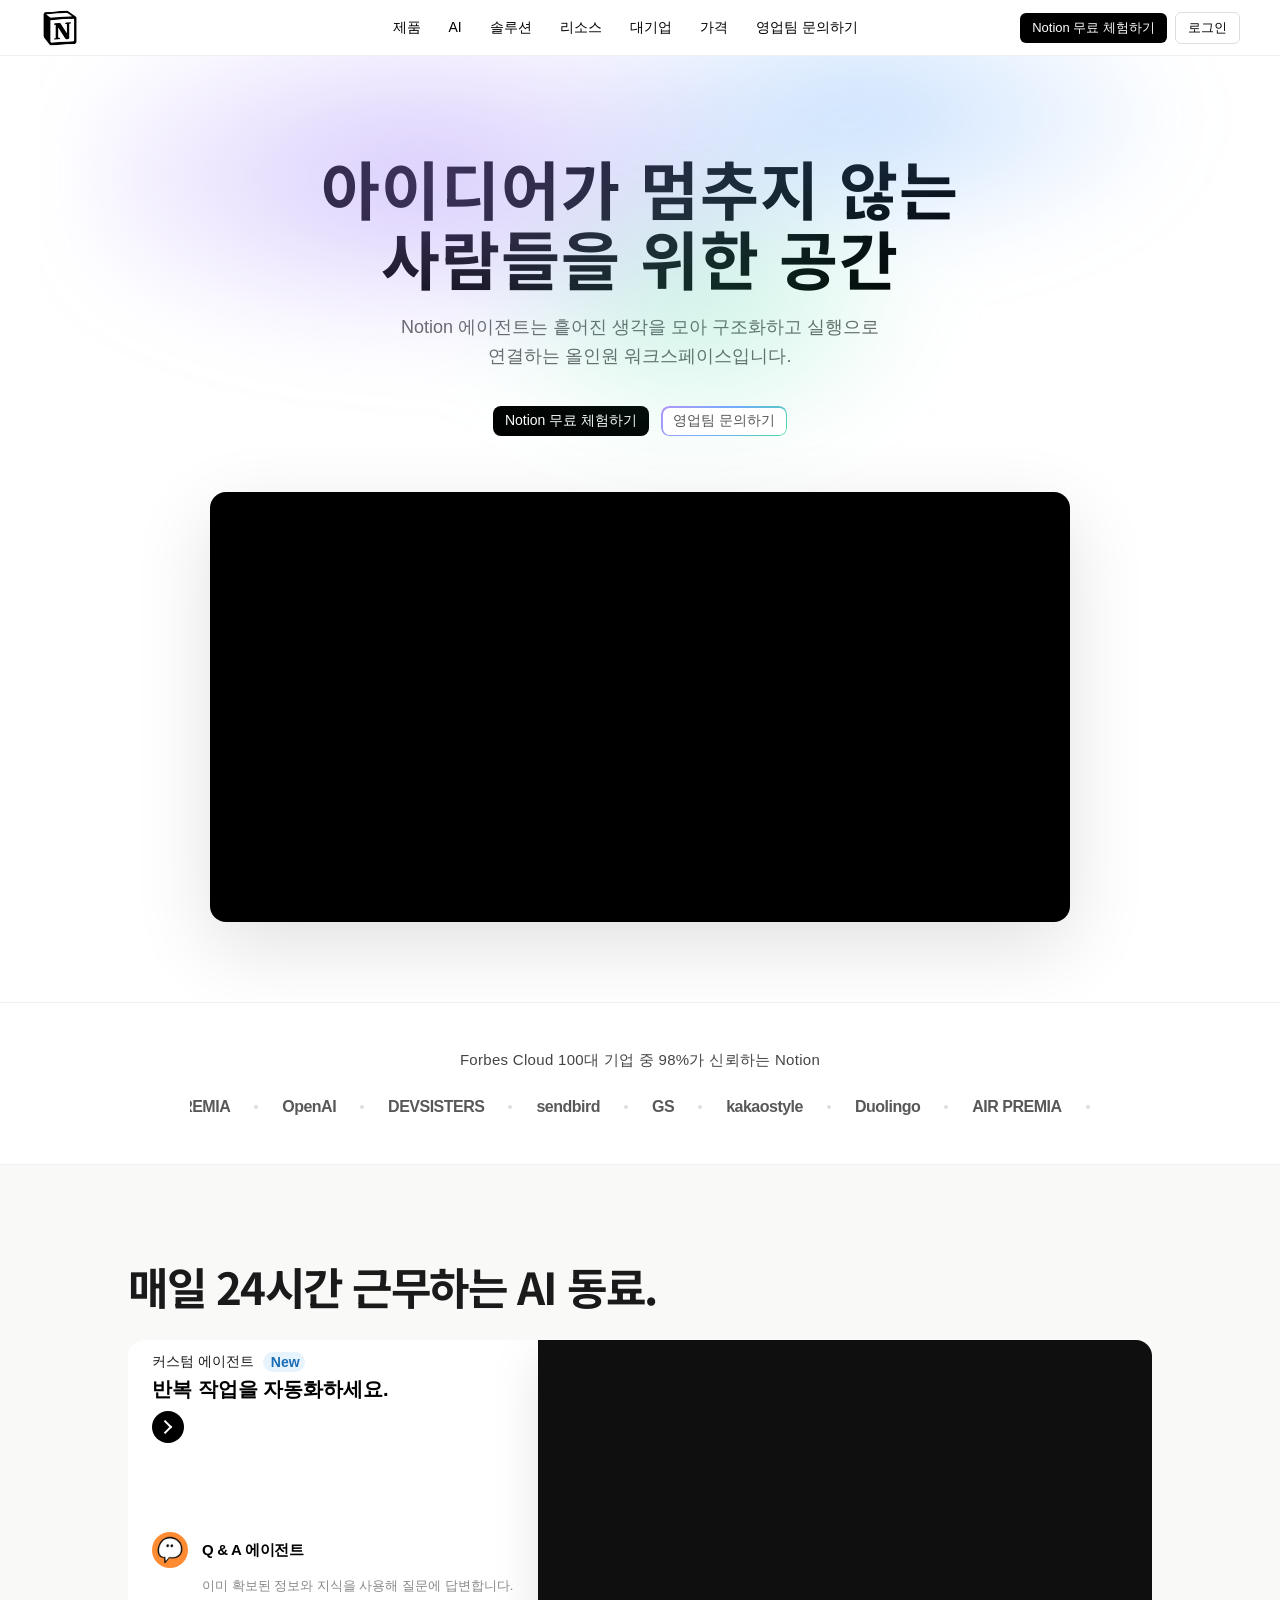
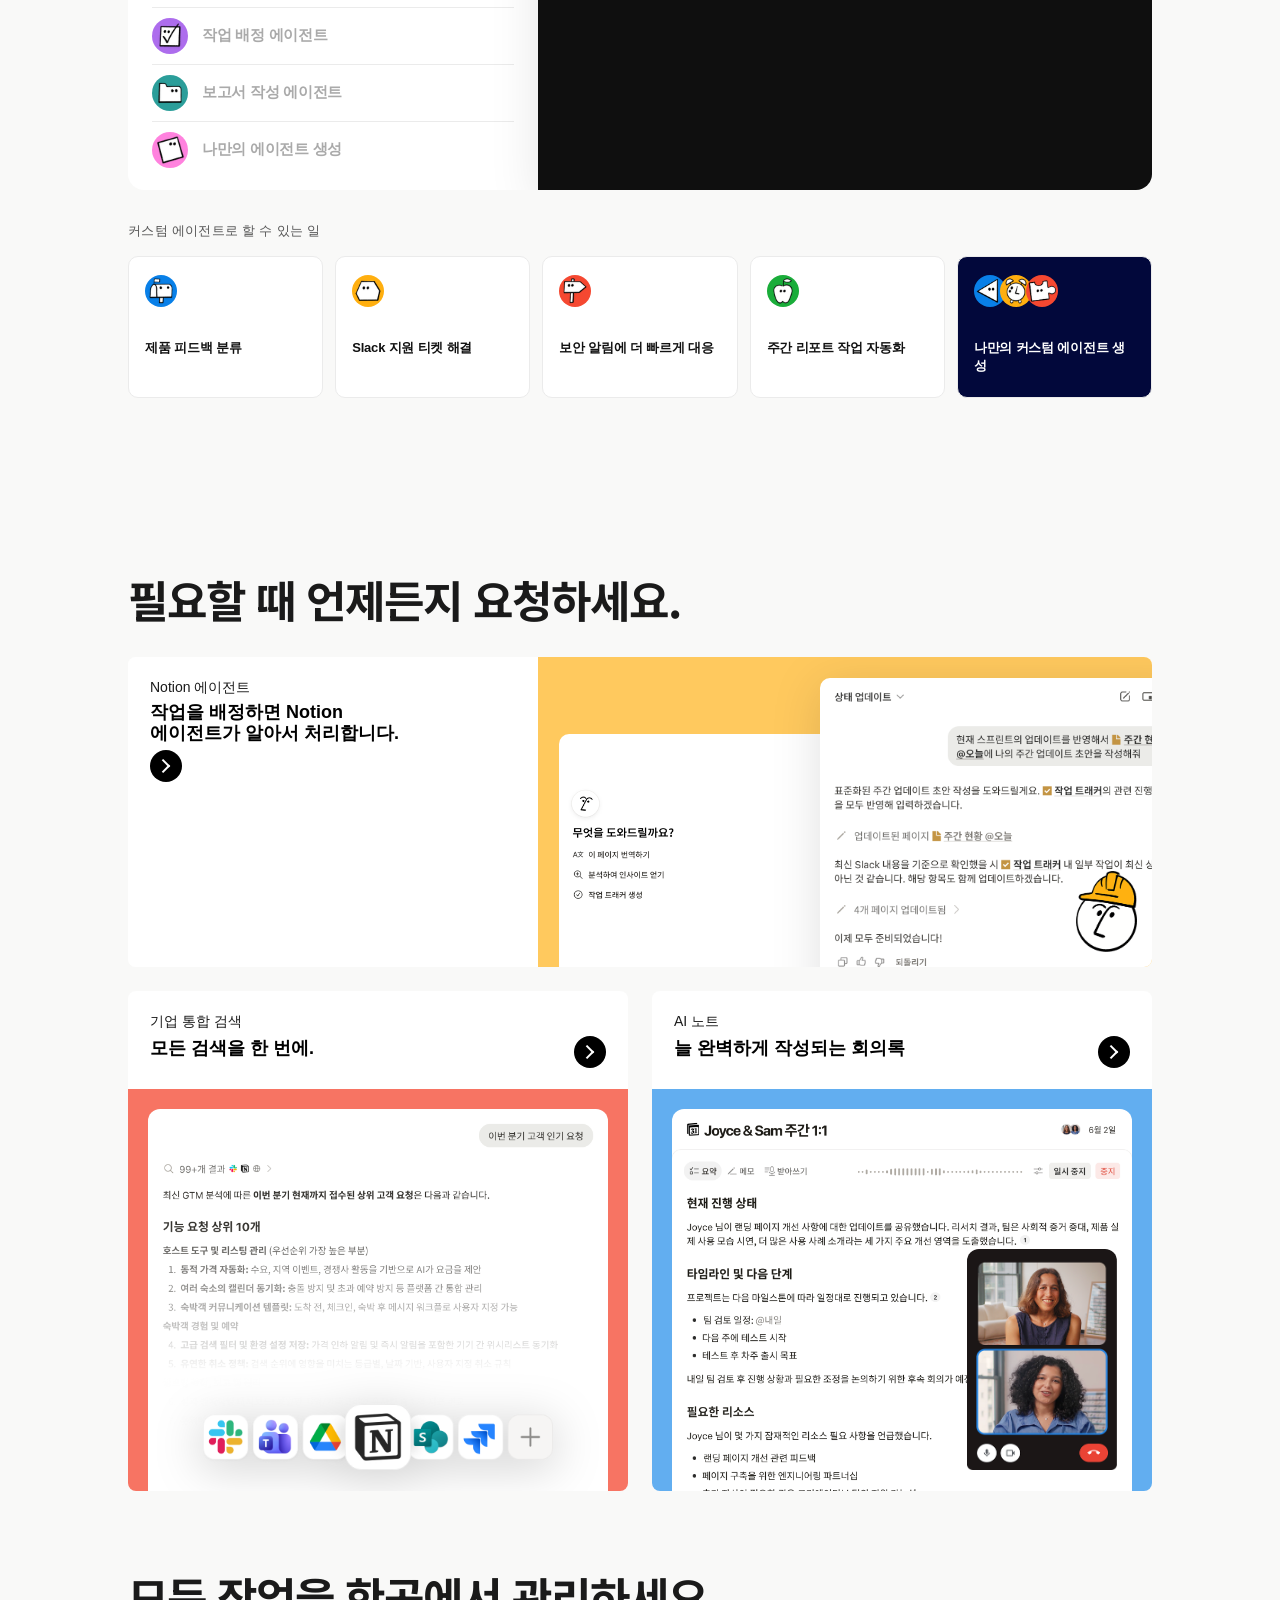
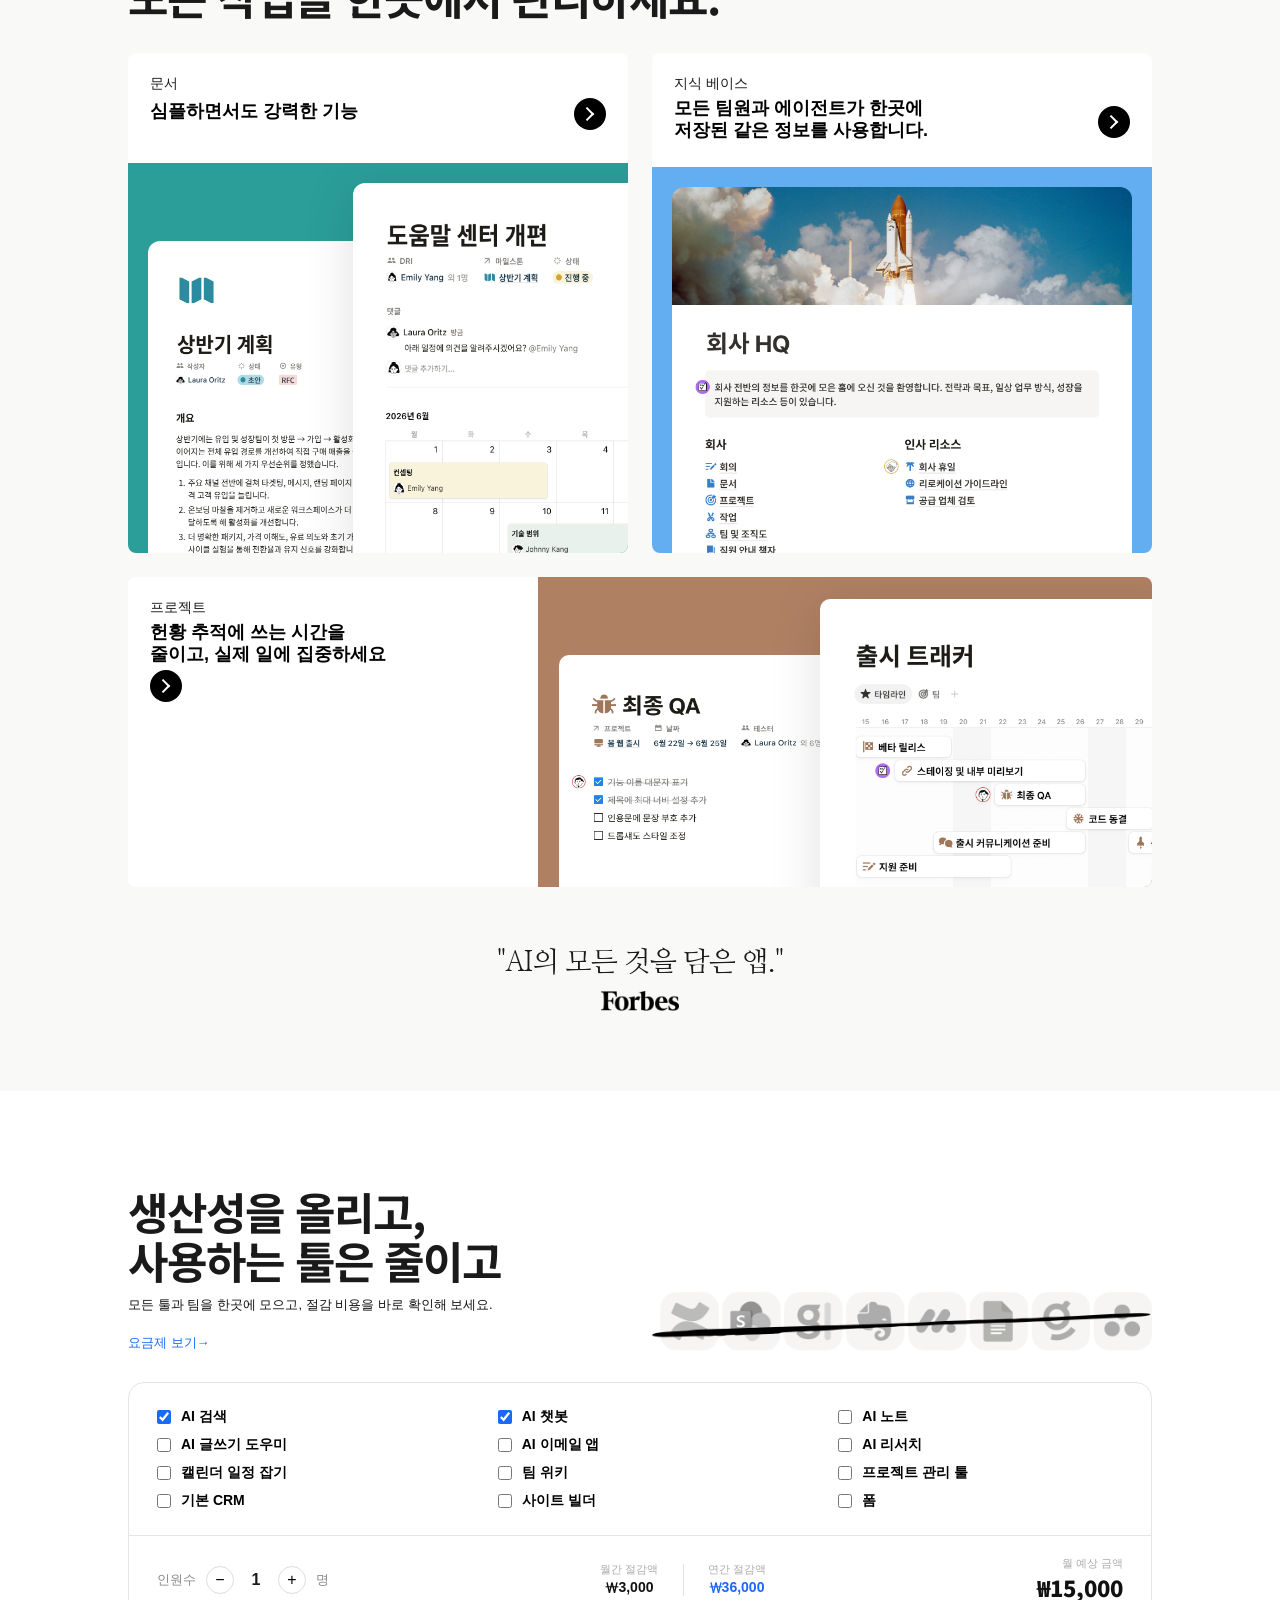
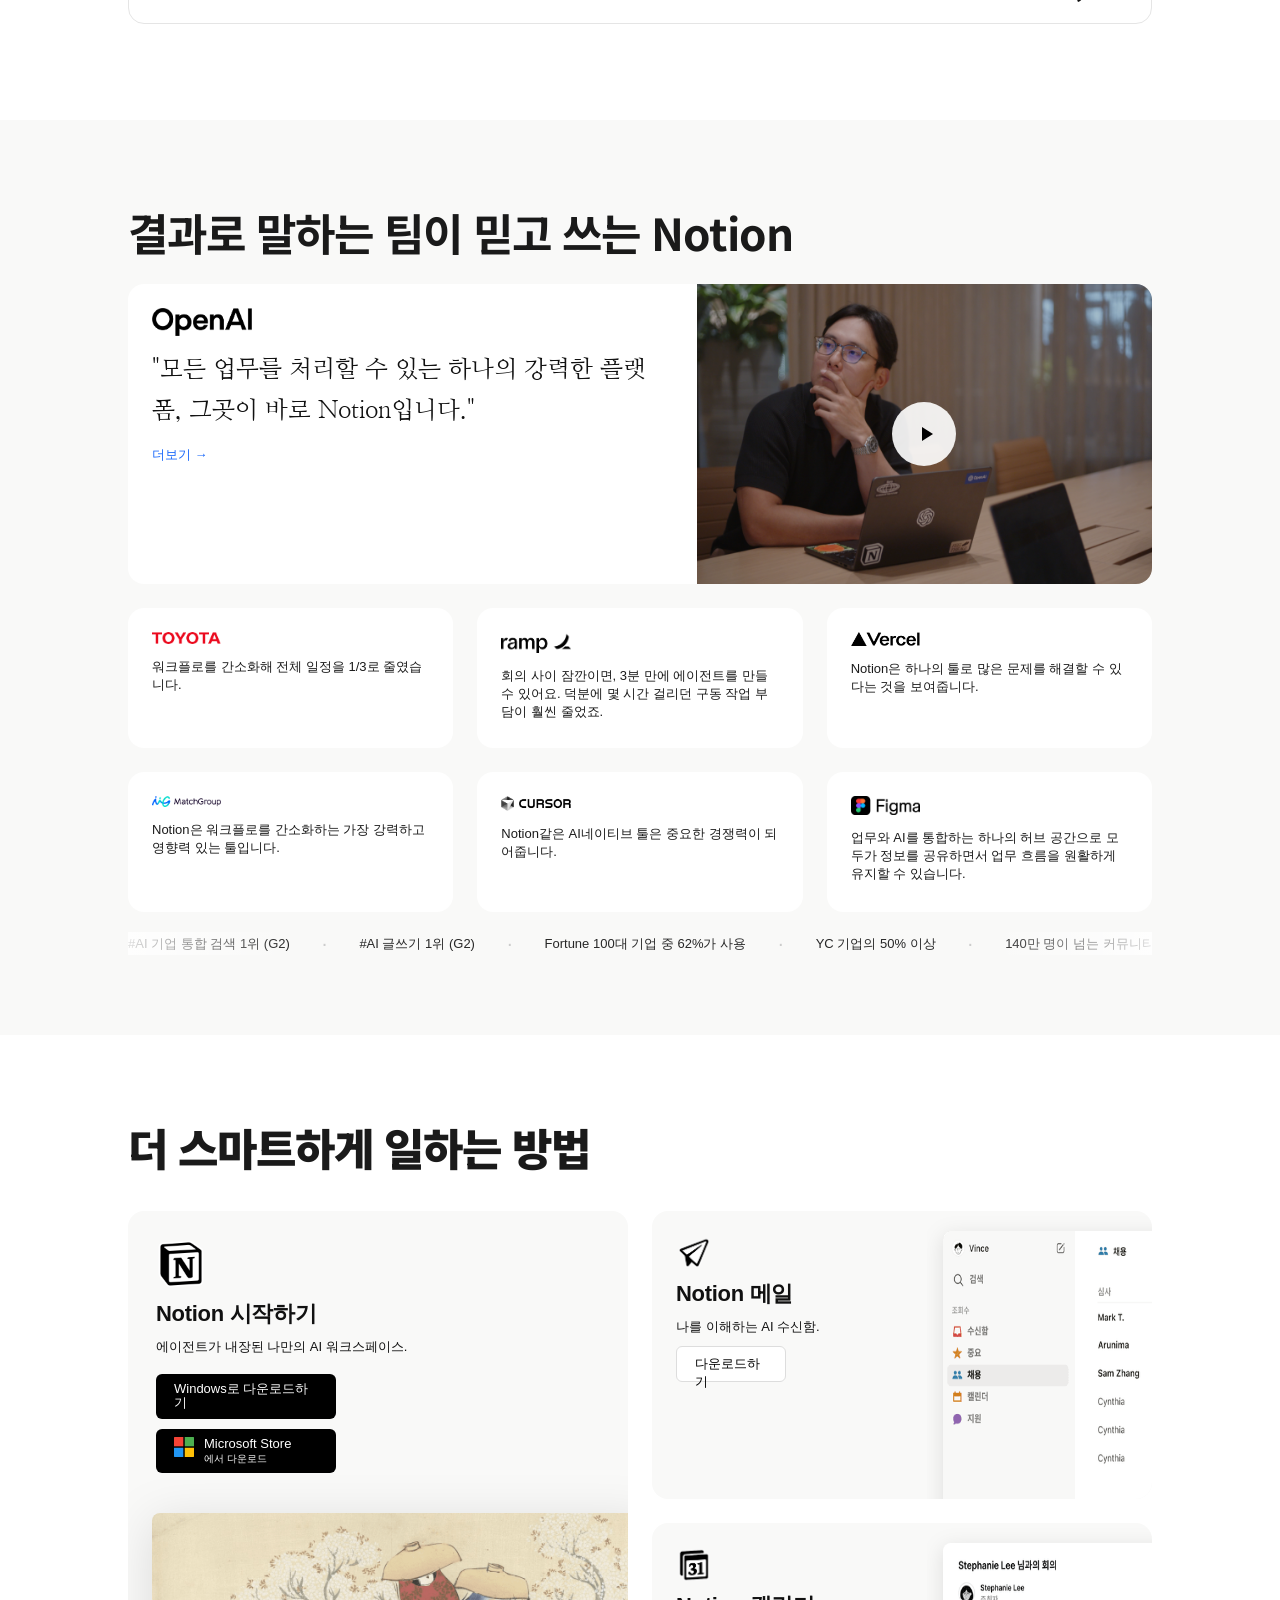
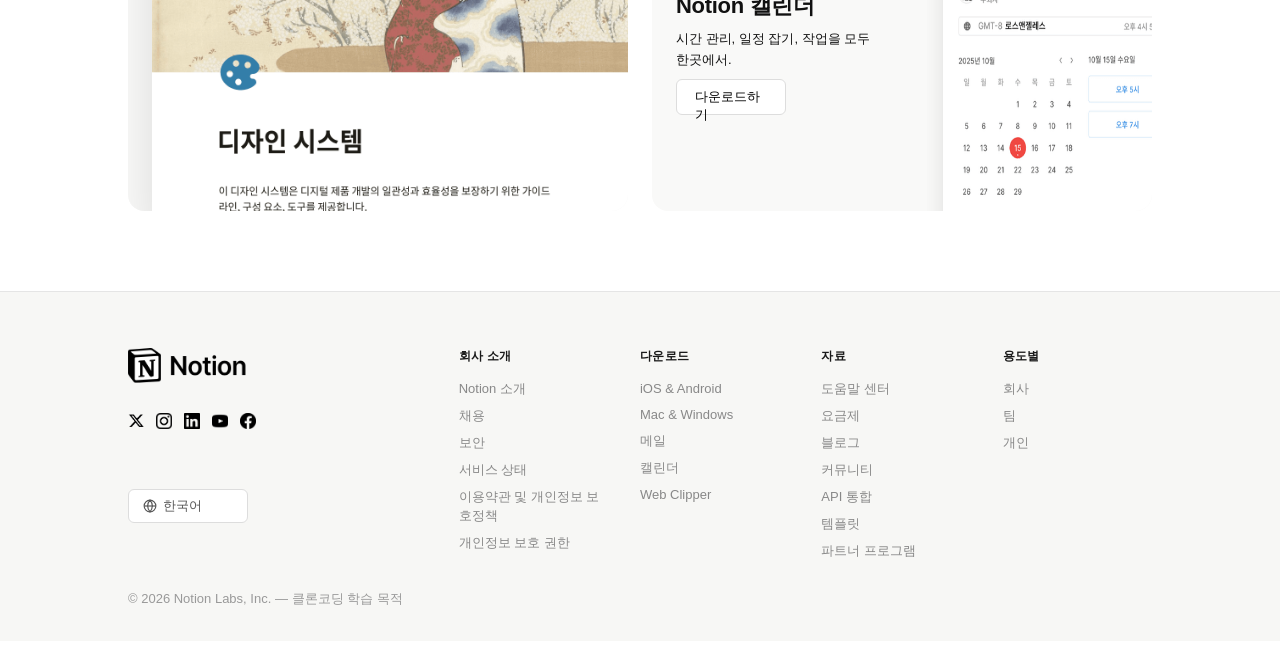
<file: index.html>
<!DOCTYPE html>
<html lang="ko">

<head>
  <meta charset="UTF-8" />
  <meta name="viewport" content="width=device-width, initial-scale=1.0" />
  <title>Notion — 클론코딩</title>
  <link href="https://fonts.googleapis.com/css2?family=Noto+Sans+KR:wght@100..900&display=swap" rel="stylesheet">
  <link href="https://fonts.googleapis.com/css2?family=Nanum+Myeongjo&family=Noto+Sans+KR:wght@100..900&display=swap"
    rel="stylesheet">
  <link rel="stylesheet" href="css/index.css">
</head>

<body>

  <nav>
    <div class="nav-logo">
      <div class="logo-icon"><img src="img/logo.png" alt=""></div>
    </div>
    <ul class="nav-links">
      <li><a href="#">제품</a></li>
      <li><a href="#">AI</a></li>
      <li><a href="#">솔루션</a></li>
      <li><a href="#">리소스</a></li>
      <li><a href="#">대기업</a></li>
      <li><a href="#">가격</a></li>
      <li><a href="#">영업팀 문의하기</a></li>
    </ul>
    <div class="nav-right">
      <button class="btn-dark">Notion 무료 체험하기</button>
      <button class="btn-ghost">로그인</button>
      <button class="hamburger" onclick="toggleMenu()" id="hamburger">
        <span></span>
        <span></span>
        <span></span>
      </button>
    </div>
  </nav>

  <!-- 모바일 메뉴 -->
  <div class="mobile-menu" id="mobile-menu">
    <ul class="mobile-links">
      <li><a href="#" onclick="toggleMenu()">제품</a></li>
      <li><a href="#" onclick="toggleMenu()">AI</a></li>
      <li><a href="#" onclick="toggleMenu()">솔루션</a></li>
      <li><a href="#" onclick="toggleMenu()">리소스</a></li>
      <li><a href="#" onclick="toggleMenu()">요금제</a></li>
      <li><a href="#" onclick="toggleMenu()">대기업</a></li>
      <li><a href="#" onclick="toggleMenu()">가격</a></li>
    </ul>
    <div class="mobile-box">
      <div class="mobile-box-btns">
        <button class="mobile-box-btn">Notion</button>
        <button class="mobile-box-btn">Notion 캘린더</button>
        <button class="mobile-box-btn">Notion 메일</button>
      </div>
    </div>
    <div class="mobile-bottom">
      <button class="mobile-login">로그인</button>
      <button class="mobile-download">Notion 앱 다운로드</button>
    </div>
  </div>


  <section class="hero">
    <h1>아이디어가 멈추지 않는<br>사람들을 위한 공간</h1>
    <p>Notion 에이전트는 흩어진 생각을 모아 구조화하고 실행으로 연결하는 올인원 워크스페이스입니다.</p>
    <div class="hero-cta">
      <button class="cta-primary">Notion 무료 체험하기</button>
      <button class="cta-text">영업팀 문의하기</button>
    </div>

    <div class="hero-video-wrap">
      <video src="video/notion vid.mp4" autoplay muted loop playsinline></video>
    </div>

  </section>

  <div class="logos-section fade-up">
    <p class="logos-label">Forbes Cloud 100대 기업 중 98%가 신뢰하는 Notion</p>
    <div class="logos-marquee-wrap">
      <div class="logos-marquee-track">
        <span class="logo-item">GS</span>
        <span class="logo-dot"></span>
        <span class="logo-item">kakaostyle</span>
        <span class="logo-dot"></span>
        <span class="logo-item">Duolingo</span>
        <span class="logo-dot"></span>
        <span class="logo-item">AIR PREMIA</span>
        <span class="logo-dot"></span>
        <span class="logo-item">OpenAI</span>
        <span class="logo-dot"></span>
        <span class="logo-item">DEVSISTERS</span>
        <span class="logo-dot"></span>
        <span class="logo-item">sendbird</span>
        <span class="logo-dot"></span>
        <span class="logo-item">GS</span>
        <span class="logo-dot"></span>
        <span class="logo-item">kakaostyle</span>
        <span class="logo-dot"></span>
        <span class="logo-item">Duolingo</span>
        <span class="logo-dot"></span>
        <span class="logo-item">AIR PREMIA</span>
        <span class="logo-dot"></span>
        <span class="logo-item">OpenAI</span>
        <span class="logo-dot"></span>
        <span class="logo-item">DEVSISTERS</span>
        <span class="logo-dot"></span>
        <span class="logo-item">sendbird</span>
        <span class="logo-dot"></span>
        
      </div>
    </div>
  </div>

  <section class="features fade-up">
  <div class="inner">
    <h2 class="features-title">매일 24시간 <br class="mobile-br"> 근무하는 AI 동료.</h2>
    <div class="features-body">

      <!-- 왼쪽 상단: 텍스트 영역 -->
      <div class="features-top-left">
        <div>
          <span>커스텀 에이전트 </span>
          <span class="tag-blue">New</span>
        </div>
        <p class="features-subtitle">반복 작업을 자동화하세요.</p>
        <span class="arrow"></span>
      </div>

      <!-- 왼쪽 하단: 아코디언 리스트 -->
      <div class="features-bottom-left">
        <div class="features-list">
          <div class="feature-item active" onclick="setFeature(this, 'video/notion vid2.mp4')">
            <div class="feature-item-top">
              <div class="feature-item-icon icon-c1">
                <img src="img/icon1.png" alt="">
              </div>
              <div class="feature-item-right">
                <a href="#" class="feature-item-name" onclick="event.preventDefault()">Q & A 에이전트</a>
              </div>
            </div>
            <div class="feature-item-desc">이미 확보된 정보와 지식을 사용해 질문에 답변합니다.</div>
          </div>
          <div class="feature-item" onclick="setFeature(this, 'video/notion vid.mp4')">
            <div class="feature-item-top">
              <div class="feature-item-icon icon-c2">
                <img src="img/icon2.png" alt="">
              </div>
              <div class="feature-item-right">
                <span class="feature-item-name">작업 배정 에이전트</span>
              </div>
            </div>
            <div class="feature-item-desc">담당자를 지정하고, 우선순위를 설정하거나, 작업을 배정하는 일도 알아서 수행합니다.</div>
          </div>
          <div class="feature-item" onclick="setFeature(this, 'video/notion vid2.mp4')">
            <div class="feature-item-top">
              <div class="feature-item-icon icon-c3">
                <img src="img/icon3.png" alt="">
              </div>
              <div class="feature-item-right">
                <span class="feature-item-name">보고서 작성 에이전트</span>
              </div>
            </div>
            <div class="feature-item-desc">보고서를 대신 작성·요약하고 전송합니다.</div>
          </div>
          <div class="feature-item" onclick="setFeature(this, 'video/notion vid.mp4')">
            <div class="feature-item-top">
              <div class="feature-item-icon icon-c4">
                <img src="img/icon4.png" alt="">
              </div>
              <div class="feature-item-right">
                <span class="feature-item-name">나만의 에이전트 생성</span>
              </div>
            </div>
            <div class="feature-item-desc">반복되는 작업은 커스텀 에이전트에 맡겨 보세요.</div>
          </div>
        </div>
      </div>

      <!-- 오른쪽: 비디오 (row 전체) -->
      <div class="features-video">
        <video class="feat-vid active" src="video/notion vid2.mp4" autoplay muted loop playsinline></video>
      </div>

    </div>

    <!-- 모바일 아이템 텍스트 -->
    <div class="mobile-feat-info">
      <div class="mobile-feat-name" id="mobile-feat-name">Q & A 에이전트</div>
      <div class="mobile-feat-desc" id="mobile-feat-desc">이미 확보된 정보와 지식을 사용해 질문에 답변합니다.</div>
      <div class="mobile-feat-dots">
        <button class="mobile-dot active" onclick="mobileFeat(0)"></button>
        <button class="mobile-dot" onclick="mobileFeat(1)"></button>
        <button class="mobile-dot" onclick="mobileFeat(2)"></button>
        <button class="mobile-dot" onclick="mobileFeat(3)"></button>
      </div>
    </div>

    <!-- 하단: 타이틀 + 5개 카드 -->
    <div class="features-bottom">
      <p class="features-bottom-title">커스텀 에이전트로 할 수 있는 일</p>
      <div class="features-cards">
        <div class="feat-card">
          <div class="feat-card-icon icon-c5"><img src="img/icon5.png" alt=""></div>
          <div class="feat-card-name">제품 피드백 분류</div>
        </div>
        <div class="feat-card">
          <div class="feat-card-icon icon-c6"><img src="img/icon6.png" alt=""></div>
          <div class="feat-card-name">Slack 지원 티켓 해결</div>
        </div>
        <div class="feat-card">
          <div class="feat-card-icon icon-c7"><img src="img/icon7.png" alt=""></div>
          <div class="feat-card-name">보안 알림에 더 빠르게 대응</div>
        </div>
        <div class="feat-card">
          <div class="feat-card-icon icon-c8"><img src="img/icon8.png" alt=""></div>
          <div class="feat-card-name">주간 리포트 작업 자동화</div>
        </div>
        <div class="feat-card feat-card-overlap">
          <div class="feat-card-icon-overlap">
            <div class="overlap-circle icon-c9"><img src="img/icon9.png" alt=""></div>
            <div class="overlap-circle icon-c10"><img src="img/icon10.png" alt=""></div>
            <div class="overlap-circle icon-c11"><img src="img/icon11.png" alt=""></div>
          </div>
          <div class="feat-card-name">나만의 커스텀 에이전트 생성</div>
        </div>
      </div>
    </div>

  </div>
</section>

  <section class="hl-section fade-up">
    <div class="inner">
      <h2 class="hl-title">필요할 때 언제든지 요청하세요.</h2>
      <div class="hl-grid">
        <!-- 상단: 큰 카드 1개 -->
        <div class="hl-card hl-card-large">
          <div class="hl-card-left">
            <div><span>Notion 에이전트 </span></div>
            <p class="features-subtitle">작업을 배정하면 Notion <br> 에이전트가 알아서 처리합니다.</p>
            <span class="arrow"></span>
          </div>
          <div class="hl-card-right">
            <img class="hl-img-base" src="img/notion3.png" alt="">
            <img class="hl-img-mid" src="img/notion4.png" alt="">
            <img class="hl-img-top" src="img/notion_icon.png" alt="">
          </div>
        </div>
        <!-- 하단: 카드 2개 -->
        <div class="hl-card hl-card-small hl-small-1">
          <div class="hl-small-text">
            <div>
              <span>기업 통합 검색 </span>
            </div>
            <div class="text1">
              <p class="features-subtitle">모든 검색을 한 번에.</p>
              <span class="arrow"></span>
            </div>
          </div>
          <div class="hl-small1">
            <img class="small-img" src="img/notion_bot1.png" alt="">
            <img class="small-icon" src="img/notion_bot_icon.png" alt="">
          </div>
        </div>
        <div class="hl-card hl-card-small hl-small-2">
          <div class="hl-small-text">
            <div>
              <span>AI 노트 </span>
            </div>
            <div class="text2">
              <p class="features-subtitle">늘 완벽하게 작성되는 회의록</p>
              <span class="arrow"></span>
            </div>
          </div>
          <div class="hl-small2">
            <img class="small-img" src="img/notion_bot2.png" alt="">
            <img class="small-icon" src="img/notion_bot_icon2.png" alt="">
          </div>
        </div>
      </div>
    </div>
  </section>

  <section class="hl-section-2 fade-up">
    <div class="inner">
      <h2 class="hl-title">모든 작업을 <br class="mobile-br"> 한곳에서 관리하세요.</h2>
      <div class="hl-grid-2">
        <!-- 상단: 카드 2개 -->
        <div class="hl-card hl-card-small hl-small-1">
          <div class="hl-small-text">
            <div><span>문서</span></div>
            <div class="text3">
              <p class="features-subtitle">심플하면서도 강력한 기능</p>
              <span class="arrow"></span>
            </div>
          </div>
          <div class="hl-small3">
            <img class="small-top" src="img/notion_top1.png" alt="">
            <img class="small-bot" src="img/notion_top2.png" alt="">
          </div>
        </div>
        <div class="hl-card hl-card-small hl-small-2 ">
          <div class="hl-small-text">
            <div><span>지식 베이스 </span></div>
            <div class="text4">
              <p class="features-subtitle">모든 팀원과 에이전트가 한곳에 <br> 저장된 같은 정보를 사용합니다.</p>
              <span class="arrow"></span>
            </div>
          </div>
          <div class="hl-small4">
            <img class="small-img" src="img/notion_top3.png" alt="">
          </div>
        </div>
        <!-- 하단: 큰 카드 1개 -->
        <div class="hl-card hl-card-large-2">
          <div class="hl-card-left">
            <div><span>프로젝트 </span></div>
            <p class="features-subtitle">헌황 추적에 쓰는 시간을 <br> 줄이고, 실제 일에 집중하세요</p>
            <span class="arrow"></span>
          </div>
          <div class="hl-card-right2">
            <img class="hl-img-base" src="img/notion6.png" alt="">
            <img class="hl-img-mid" src="img/notion5.png" alt="">
          </div>
        </div>
      </div>
    </div>
    <div class="hl-bottom-banner">
      <p class="hl-bottom-text">"AI의 모든 것을 담은 앱."</p>
      <img class="hl-bottom-img" src="img/banner_icon.png" alt="">
    </div>
  </section>


  <section class="pricing-hero fade-up">

    <div class="inner">

      <div class="pricing-hero-top">
        <div class="pricing-hero-left">
          <h2 class="pricing-hero-title">생산성을 올리고, <br> 사용하는 툴은 줄이고</h2>
          <p class="pricing-hero-sub">모든 툴과 팀을 한곳에 모으고, 절감 비용을 바로 확인해 보세요.</p>
          <button class="pricing-hero-btn">요금제 보기→</button>
        </div>

        <div class="pricing-hero-right">
          <img src="img/pricing.png" alt="">
        </div>
      </div>

      <div class="pricing-box">
        <!-- 체크리스트 -->
        <ul class="pricing-checklist">
          <li>
            <label class="check-item">
              <input type="checkbox" checked onchange="calcPrice()">
              <span class="check-name">AI 검색</span>
            </label>
          </li>
          <li>
            <label class="check-item">
              <input type="checkbox" checked onchange="calcPrice()">
              <span class="check-name">AI 챗봇</span>
            </label>
          </li>
          <li>
            <label class="check-item">
              <input type="checkbox" onchange="calcPrice()">
              <span class="check-name">AI 노트</span>
            </label>
          </li>
          <li>
            <label class="check-item">
              <input type="checkbox" onchange="calcPrice()">
              <span class="check-name">AI 글쓰기 도우미</span>
            </label>
          </li>
          <li>
            <label class="check-item">
              <input type="checkbox" onchange="calcPrice()">
              <span class="check-name">AI 이메일 앱</span>
            </label>
          </li>
          <li>
            <label class="check-item">
              <input type="checkbox" onchange="calcPrice()">
              <span class="check-name">AI 리서치</span>
            </label>
          </li>
          <li>
            <label class="check-item">
              <input type="checkbox" onchange="calcPrice()">
              <span class="check-name">캘린더 일정 잡기</span>
            </label>
          </li>
          <li>
            <label class="check-item">
              <input type="checkbox" onchange="calcPrice()">
              <span class="check-name">팀 위키</span>
            </label>
          </li>
          <li>
            <label class="check-item">
              <input type="checkbox" onchange="calcPrice()">
              <span class="check-name">프로젝트 관리 툴</span>
            </label>
          </li>
          <li>
            <label class="check-item">
              <input type="checkbox" onchange="calcPrice()">
              <span class="check-name">기본 CRM</span>
            </label>
          </li>
          <li>
            <label class="check-item">
              <input type="checkbox" onchange="calcPrice()">
              <span class="check-name">사이트 빌더</span>
            </label>
          </li>
          <li>
            <label class="check-item">
              <input type="checkbox" onchange="calcPrice()">
              <span class="check-name">폼</span>
            </label>
          </li>
        </ul>

        <!-- 구분선 -->
        <div class="pricing-divider"></div>

        <!-- 인원수 + 절감액 일렬 -->
        <div class="pricing-bottom-row">
          <div class="pricing-counter">
            <span class="counter-label">인원수</span>
            <button class="counter-btn" onclick="changeCount(-1)">−</button>
            <span class="counter-num" id="member-count">1</span>
            <button class="counter-btn" onclick="changeCount(1)">+</button>
            <span class="counter-unit">명</span>
          </div>
          <div class="pricing-savings">
            <div class="saving-item">
              <span class="saving-label">월간 절감액</span>
              <span class="saving-value" id="monthly-saving">₩0</span>
            </div>
            <div class="saving-divider"></div>
            <div class="saving-item">
              <span class="saving-label">연간 절감액</span>
              <span class="saving-value highlight-saving" id="yearly-saving">₩0</span>
            </div>
          </div>
          <div class="pricing-total-wrap">
            <span class="pricing-total-label">월 예상 금액</span>
            <span class="pricing-total-num" id="total-price">₩15,000</span>
          </div>
        </div>
      </div>
    </div>
  </section>

  <section class="social-section fade-up">
    <div class="inner">

      <h2 class="social-hero-title">결과로 말하는 팀이 <br class="mobile-br"> 믿고 쓰는 Notion</h2>

      <div class="social-card-large">
        <div class="social-large-left">
          <img class="social-large-title" src="img/openai.png" alt="">
          <p class="social-large-desc">"모든 업무를 처리할 수 있는 <br class="mobile-br"> 하나의 <br>강력한 플랫폼, <br class="mobile-br">
            그곳이 바로 Notion입니다."</p>
          <a href="#" class="social-large-btn">더보기 →</a>
        </div>
        <div class="social-large-right" onclick="openModal()">
          <img src="img/social_thumb.png" alt="">
          <div class="play-overlay">
            <div class="play-circle">
              <svg viewBox="0 0 24 24">
                <path d="M8 5v14l11-7z" />
              </svg>
            </div>
          </div>
        </div>
      </div>

      <!-- 유튜브 모달 -->
      <div class="yt-modal" id="yt-modal" onclick="closeModal(event)">
        <div class="yt-modal-inner">
          <button class="yt-close" onclick="closeModal()">✕</button>
          <iframe width="1410" height="793" src="https://www.youtube.com/embed/HubmluaaFmc"
            title="OpenAI turns shared knowledge into faster workflows" frameborder="0"
            allow="accelerometer; autoplay; clipboard-write; encrypted-media; gyroscope; picture-in-picture; web-share"
            referrerpolicy="strict-origin-when-cross-origin" allowfullscreen></iframe>
        </div>
      </div>


      <div class="social-grid">
        <div class="social-card">
          <a href="#"></a>
          <img src="img/toyota.png" alt="">
          <p>워크플로를 간소화해 전체 일정을 1/3로 <br> 줄였습니다.</p>
        </div>
        <div class="social-card">
          <a href="#"></a>
          <img src="img/ramp.png" alt="">
          <p>회의 사이 잠깐이면, 3분 만에 에이전트를 만들 수 있어요. 덕분에 몇 시간 걸리던 구동 작업 부담이 훨씬 줄었죠.</p>
        </div>
        <div class="social-card">
          <a href="#"></a>
          <img src="img/vercel.png" alt="">
          <p>Notion은 하나의 툴로 많은 문제를 해결할 수 <br> 있다는 것을 보여줍니다.</p>
        </div>
        <div class="social-card">
          <a href="#"></a>
          <img src="img/match.png" alt="">
          <p>Notion은 워크플로를 간소화하는 가장 강력하고 <br> 영향력 있는 툴입니다.</p>
        </div>
        <div class="social-card">
          <a href="#"></a>
          <img src="img/cursor.png" alt="">
          <p>Notion같은 AI네이티브 툴은 중요한 경쟁력이 <br> 되어줍니다.</p>
        </div>
        <div class="social-card">
          <a href="#"></a>
          <img src="img/Figma-logo.png" alt="">
          <p>업무와 AI를 통합하는 하나의 허브 공간으로 모두가 정보를 공유하면서 업무 흐름을 원활하게 유지할 수 있습니다.</p>
        </div>
      </div>

      <div class="marquee-wrap">
        <div class="marquee-track">
          <span>#AI 기업 통합 검색 1위 (G2)</span>
          <span class="marquee-dot">·</span>
          <span>#AI 글쓰기 1위 (G2)</span>
          <span class="marquee-dot">·</span>
          <span>Fortune 100대 기업 중 62%가 사용</span>
          <span class="marquee-dot">·</span>
          <span>YC 기업의 50% 이상</span>
          <span class="marquee-dot">·</span>
          <span>140만 명이 넘는 커뮤니티 멤버</span>
          <span class="marquee-dot">·</span>
          <span>1억 명 이상의 전 세계 사용자</span>
          <span class="marquee-dot">·</span>
          <span>#3년 연속 지식 베이스 1위 (G2)</span>
          <span class="marquee-dot">·</span>
        </div>
      </div>
    </div>
  </section>

  <section class="bento-section fade-up">
    <div class="inner">
      <h2 class="bento-title">더 스마트하게 일하는 방법</h2>
      <div class="bento-grid">

        <!-- 왼쪽: 큰 카드 -->
        <div class="bento-card bento-large">
          <img class="bento-l-img1" src="img/bento_icon1.png" alt="">
          <div class="bento-l-text">
            <p class="bento-label">Notion 시작하기</p>
            <p class="bento-desc">에이전트가 내장된 나만의 AI 워크스페이스.</p>
            <div class="bento-btns">
              <a href="#" class="bento-btn-solid">Windows로 다운로드하기</a>
              <a href="#" class="bento-btn-solid"><img src="img/microsoft.png" alt="">
                <p>Microsoft Store<br><span>에서 다운로드</span></p>
              </a>
              <a href="#" class="bento-btn-solid bento-btn-mobile-only"><img src="img/android.png" alt="">안드로이드용
                다운로드하기</a>
            </div>
          </div>
          <div class="bento-l-img2-wrap">
            <img class="bento-l-img2" src="img/bento_img1.png" alt="">
          </div>
        </div>

        <!-- 오른쪽: 카드 2개 위아래 -->
        <div class="bento-right">
          <div class="bento-card bento-small">
            <div class="bento-s-left">
              <img class="bento-s-img1" src="img/bento_icon2.png" alt="">
              <p class="bento-label">Notion 메일</p>
              <p class="bento-desc">나를 이해하는 AI 수신함.</p>
              <a href="#" class="bento-btn-outline">다운로드하기</a>
            </div>
            <div class="bento-s-img2-wrap">
              <img class="bento-s-img2" src="img/bento_img2.png" alt="">
            </div>
          </div>
          <div class="bento-card bento-small">
            <div class="bento-s-left">
              <img class="bento-s-img1" src="img/bento_icon3.png" alt="">
              <p class="bento-label">Notion 캘린더</p>
              <p class="bento-desc">시간 관리, 일정 잡기, 작업을 모두 한곳에서.</p>
              <a href="#" class="bento-btn-outline">다운로드하기</a>
            </div>
            <div class="bento-s-img2-wrap">
              <img class="bento-s-img2" src="img/bento_img3.png" alt="">
            </div>
          </div>
        </div>

      </div>
    </div>
  </section>

  <footer>
    <div class="inner">
      <div class="footer-grid">
        <div class="footer-brand">
          <img src="img/footer_icon.png" alt="">
          <div class="footer-sns">
            <a href="#" class="sns-btn"><img src="img/sns_x.png" alt="X"></a>
            <a href="#" class="sns-btn"><img src="img/sns_instagram.png" alt="Instagram"></a>
            <a href="#" class="sns-btn"><img src="img/sns_linkedin.png" alt="LinkedIn"></a>
            <a href="#" class="sns-btn"><img src="img/sns_youtube.png" alt="YouTube"></a>
            <a href="#" class="sns-btn"><img src="img/sns_facebook.png" alt="Facebook"></a>
          </div>
          <div class="footer-lang-wrap">
            <button class="footer-lang-btn" onclick="toggleLang(event)">
              <svg width="14" height="14" viewBox="0 0 24 24" fill="none" stroke="currentColor" stroke-width="2">
                <circle cx="12" cy="12" r="10" />
                <line x1="2" y1="12" x2="22" y2="12" />
                <path d="M12 2a15.3 15.3 0 0 1 4 10 15.3 15.3 0 0 1-4 10 15.3 15.3 0 0 1-4-10 15.3 15.3 0 0 1 4-10z" />
              </svg>
              <span id="lang-label">한국어</span>
            </button>
            <div class="lang-dropdown" id="lang-dropdown">
              <button onclick="selectLang('한국어', this)">한국어</button>
              <button onclick="selectLang('English', this)">English</button>
              <button onclick="selectLang('日本語', this)">日本語</button>
              <button onclick="selectLang('中文', this)">中文</button>
              <button onclick="selectLang('Français', this)">Français</button>
              <button onclick="selectLang('Deutsch', this)">Deutsch</button>
            </div>
          </div>
          <p class="footer-bottom">© 2026 Notion Labs, Inc. — 클론코딩 학습 목적</p>
        </div>
        <div class="footer-col">
          <h4>회사 소개</h4>
          <ul>
            <li><a href="#">Notion 소개</a></li>
            <li><a href="#">채용</a></li>
            <li><a href="#">보안</a></li>
            <li><a href="#">서비스 상태</a></li>
            <li><a href="#">이용약관 및 개인정보 보호정책</a></li>
            <li><a href="#">개인정보 보호 권한</a></li>
          </ul>
        </div>
        <div class="footer-col">
          <h4>다운로드</h4>
          <ul>
            <li><a href="#">iOS & Android</a></li>
            <li><a href="#">Mac & Windows</a></li>
            <li><a href="#">메일</a></li>
            <li><a href="#">캘린더</a></li>
            <li><a href="#">Web Clipper</a></li>
          </ul>
        </div>
        <div class="footer-col">
          <h4>자료</h4>
          <ul>
            <li><a href="#">도움말 센터</a></li>
            <li><a href="#">요금제</a></li>
            <li><a href="#">블로그</a></li>
            <li><a href="#">커뮤니티</a></li>
            <li><a href="#">API 통합</a></li>
            <li><a href="#">템플릿</a></li>
            <li><a href="#">파트너 프로그램</a></li>
          </ul>
        </div>
        <div class="footer-col">
          <h4>용도별</h4>
          <ul>
            <li><a href="#">회사</a></li>
            <li><a href="#">팀</a></li>
            <li><a href="#">개인</a></li>
          </ul>
        </div>
      </div>
    </div>
  </footer>

  <script>
    const mobileFeats = [
      { name: '문서 & 위키', desc: '팀의 지식을 체계적으로 정리하고 모든 문서를 한 곳에서 관리하세요.' },
      { name: '프로젝트 & 태스크', desc: '보드, 타임라인, 캘린더 등 다양한 뷰로 프로젝트를 관리하세요.' },
      { name: 'Notion AI', desc: 'AI가 문서 작성, 요약, 번역을 도와드립니다.' },
      { name: '연동 & 통합', desc: 'Slack, GitHub, Figma 등 100개 이상의 도구와 원활하게 연동됩니다.' },
    ];
    let mobileFeatIdx = 0;

    if (window.innerWidth <= 480) {
      document.querySelectorAll('.feat-vid').forEach(v => {
        v.src = 'video/notion_vid_mobile.mp4';
        v.load();
      });
    }

    function mobileFeat(idx) {
      mobileFeatIdx = idx;
      document.querySelectorAll('.feat-vid').forEach((v, i) => {
        v.classList.toggle('active', i === idx);
        if (i === idx) v.play();
      });
      document.getElementById('mobile-feat-name').innerText = mobileFeats[mobileFeatIdx].name;
      document.getElementById('mobile-feat-desc').innerText = mobileFeats[mobileFeatIdx].desc;
      document.querySelectorAll('.mobile-dot').forEach((d, i) => {
        d.classList.toggle('active', i === idx);
      });
    }
    function toggleMenu() {
      document.getElementById('hamburger').classList.toggle('open');
      document.getElementById('mobile-menu').classList.toggle('open');
    }

    const observer = new IntersectionObserver((entries) => {
      entries.forEach(e => { if (e.isIntersecting) e.target.classList.add('visible'); });
    }, { threshold: 0.1 });
    document.querySelectorAll('.fade-up').forEach(el => observer.observe(el));

    function setFeature(el, idx) {
      document.querySelectorAll('.feature-item').forEach(item => item.classList.remove('active'));
      el.classList.add('active');
      document.querySelectorAll('.feat-vid').forEach((v, i) => {
        const isActive = i === idx;
        v.classList.toggle('active', isActive);
        if (isActive) { v.play(); }
      });
    }

    let count = 1;

    function calcPrice() {
      const checkboxes = document.querySelectorAll('.pricing-checklist input[type=checkbox]');
      const prices = [10000, 5000, 3000, 8000, 2000, 4000, 3000, 6000, 5000, 4000, 7000, 2000];
      let base = 0;
      checkboxes.forEach((cb, i) => { if (cb.checked) base += prices[i]; });
      const total = base * count;
      const monthlySaving = base * 0.2;
      const yearlySaving = monthlySaving * 12;
      document.getElementById('total-price').innerText = '₩' + total.toLocaleString();
      document.getElementById('monthly-saving').innerText = monthlySaving > 0 ? '₩' + Math.round(monthlySaving).toLocaleString() : '₩0';
      document.getElementById('yearly-saving').innerText = yearlySaving > 0 ? '₩' + Math.round(yearlySaving).toLocaleString() : '₩0';
    }

    function changeCount(dir) {
      count = Math.max(1, count + dir);
      document.getElementById('member-count').innerText = count;
      calcPrice();
    }

    calcPrice();

    function openModal() {
      const modal = document.getElementById('yt-modal');
      document.body.appendChild(modal);
      modal.classList.add('open');
    }

    function closeModal(e) {
      if (e && e.target !== document.getElementById('yt-modal') && !e.target.classList.contains('yt-close')) return;
      const modal = document.getElementById('yt-modal');
      modal.classList.remove('open');
    }

    document.addEventListener('keydown', (e) => {
      if (e.key === 'Escape') closeModal({ target: document.getElementById('yt-modal') });
    });

    function toggleLang(e) {
      e.stopPropagation();
      document.getElementById('lang-dropdown').classList.toggle('open');
    }

    function selectLang(lang, el) {
      document.getElementById('lang-label').innerText = lang;
      document.querySelectorAll('.lang-dropdown button').forEach(b => b.classList.remove('active'));
      el.classList.add('active');
      document.getElementById('lang-dropdown').classList.remove('open');
    }

    document.addEventListener('click', () => {
      document.getElementById('lang-dropdown')?.classList.remove('open');
    });

    if (window.innerWidth <= 480) {
      document.querySelector('.bento-title').innerText = '무료로 체험하세요.';
    }
  </script>

</body>

</html>
</file>
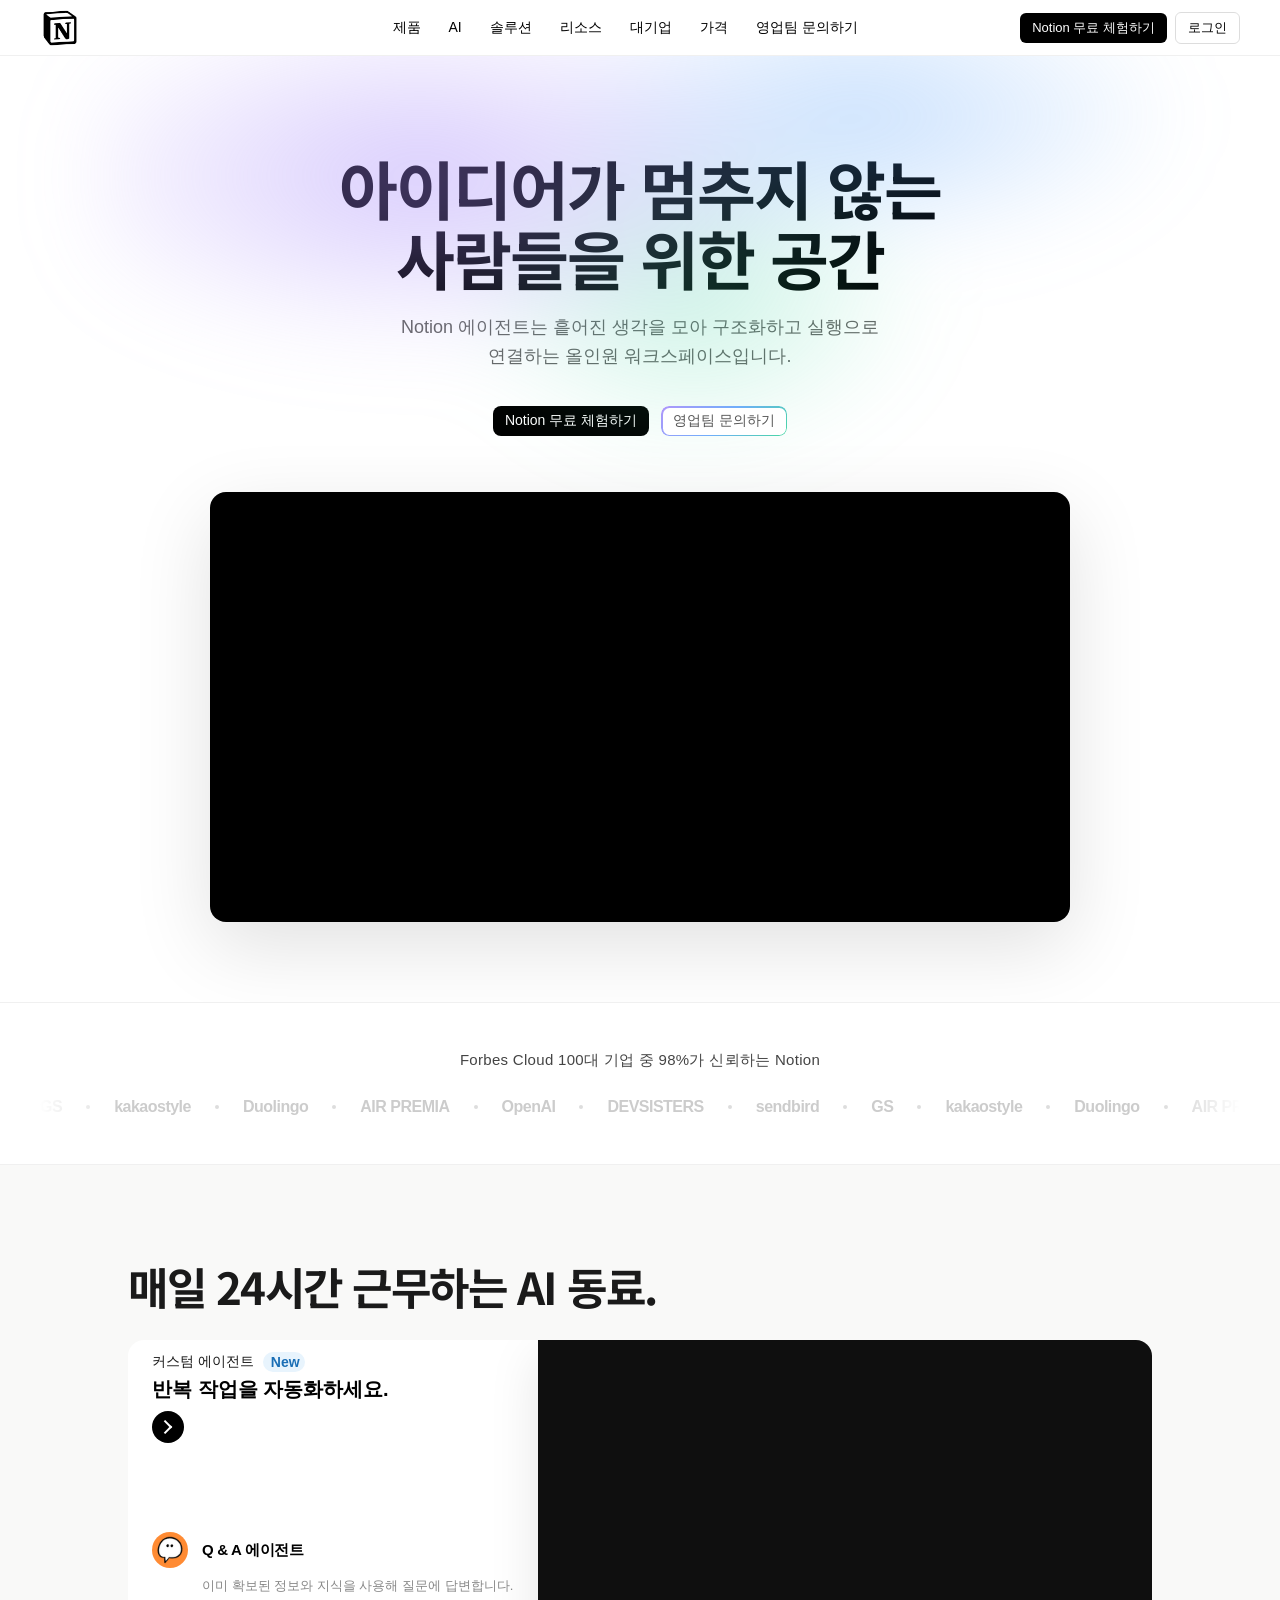
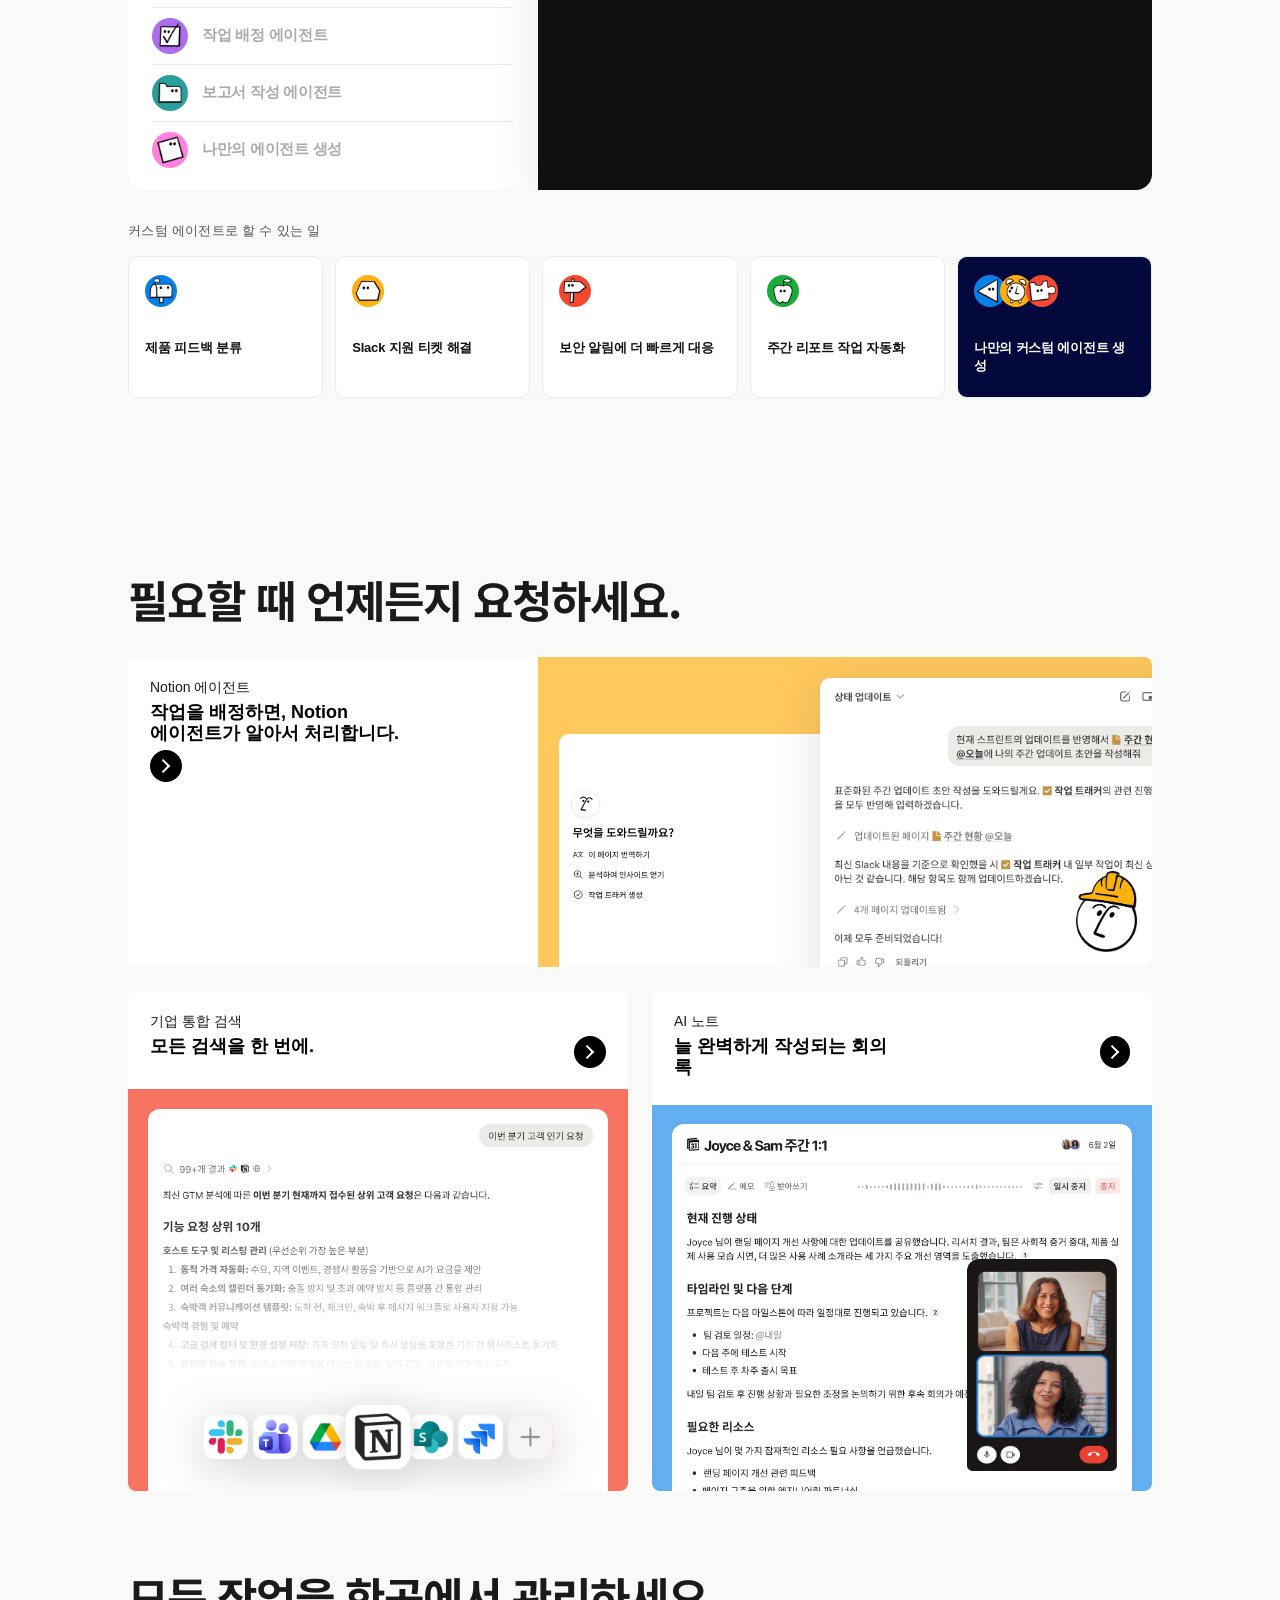
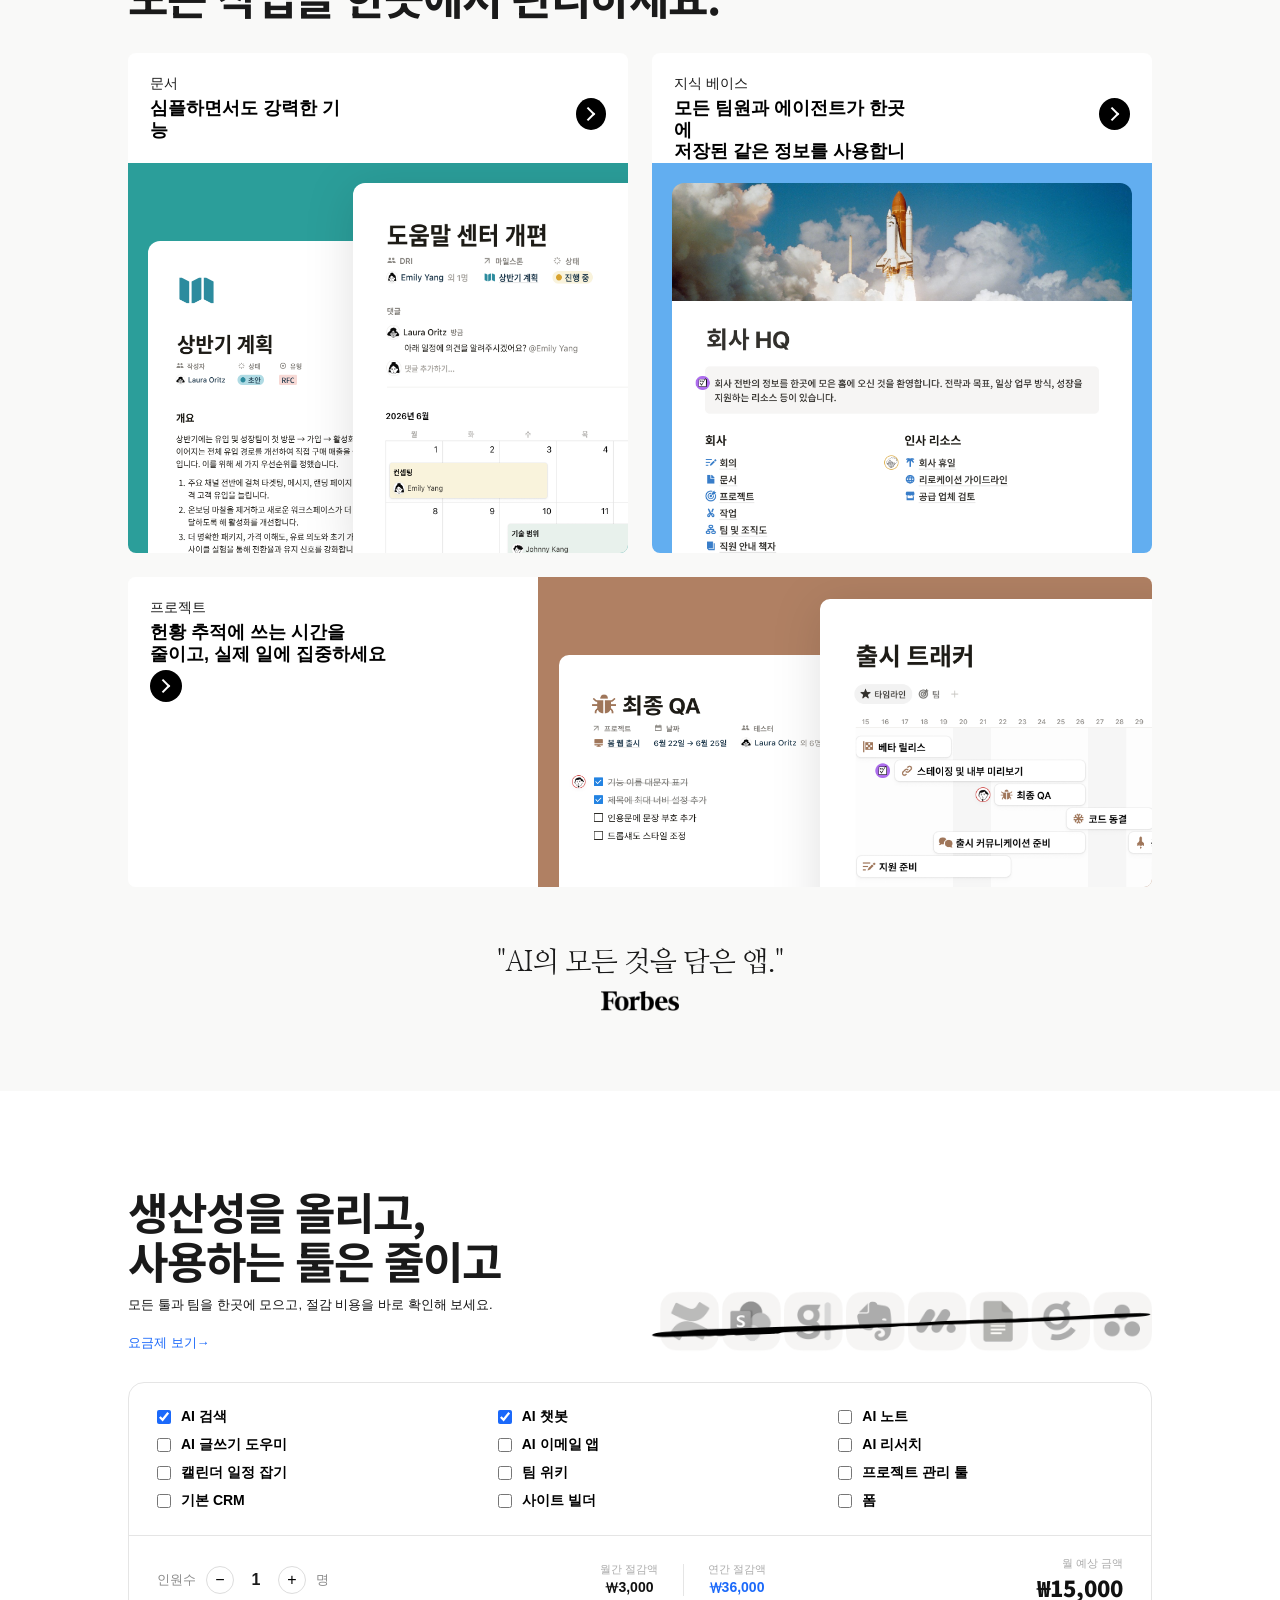
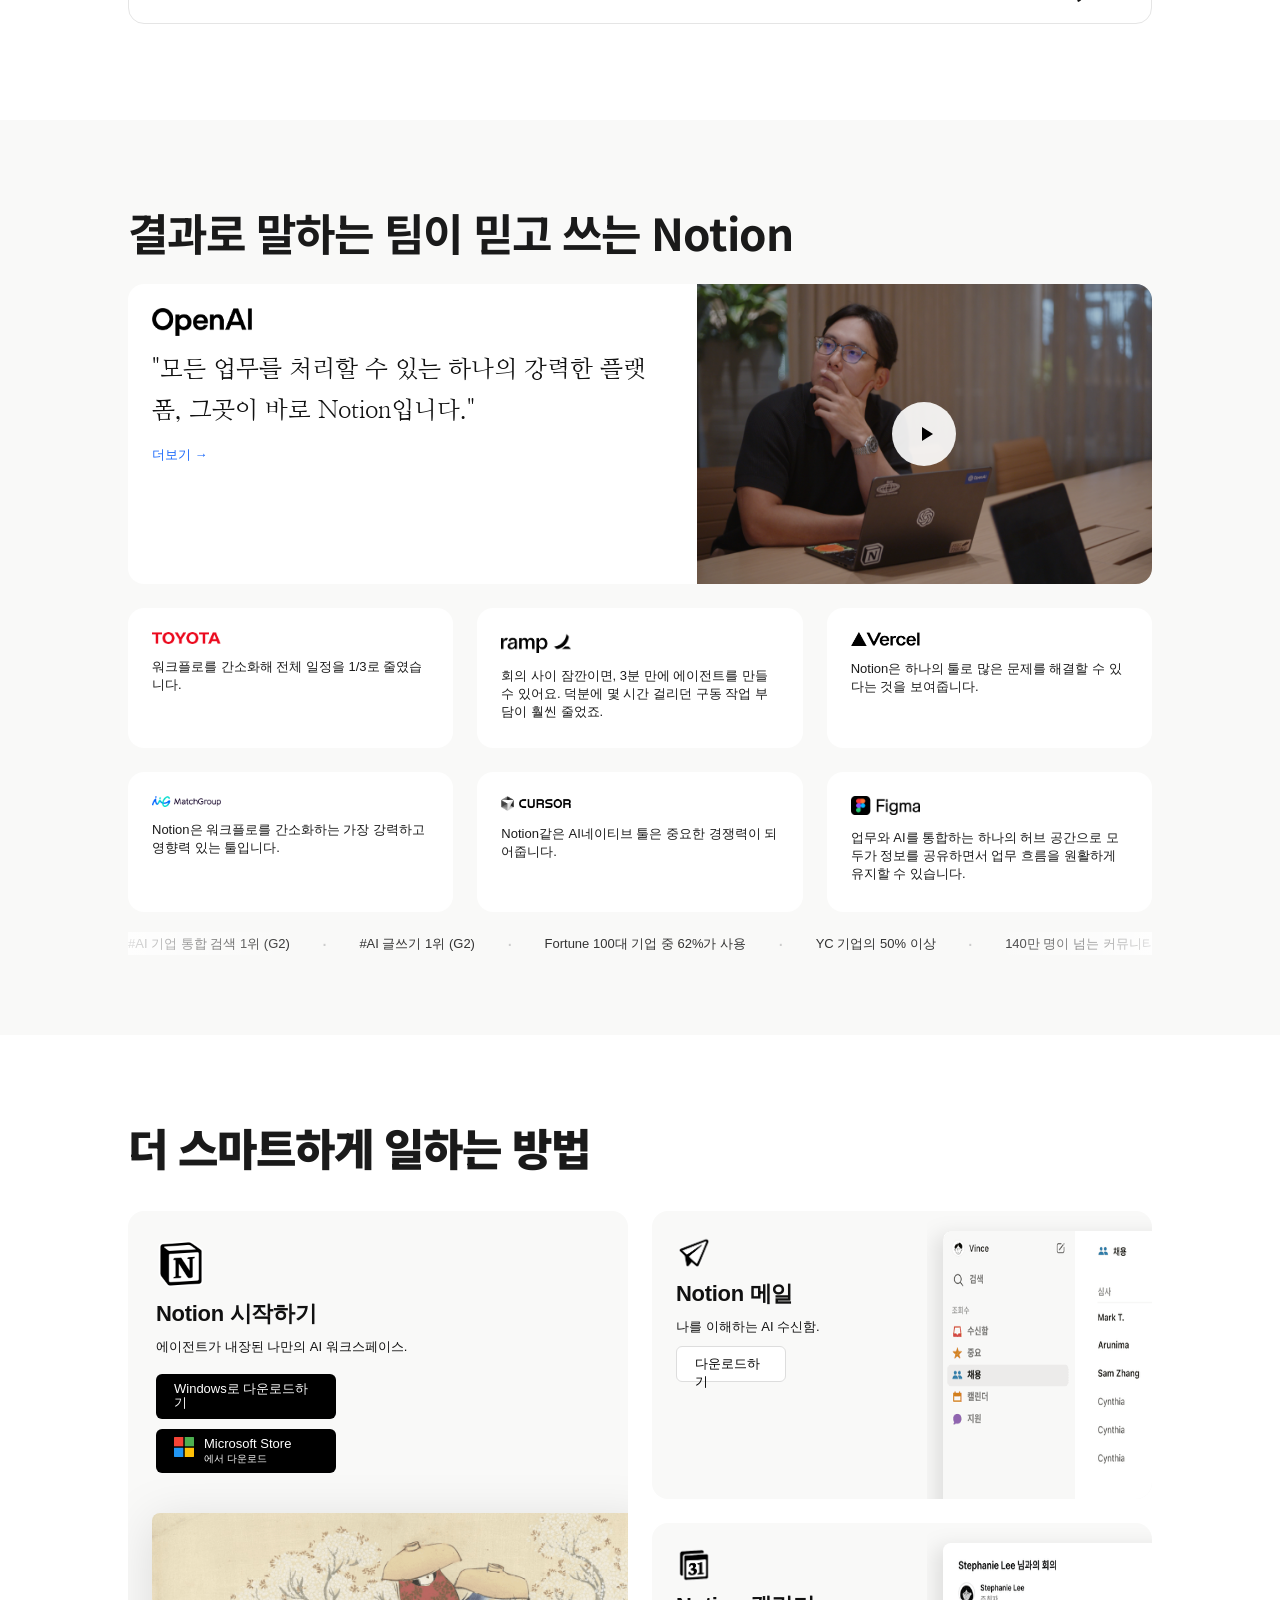
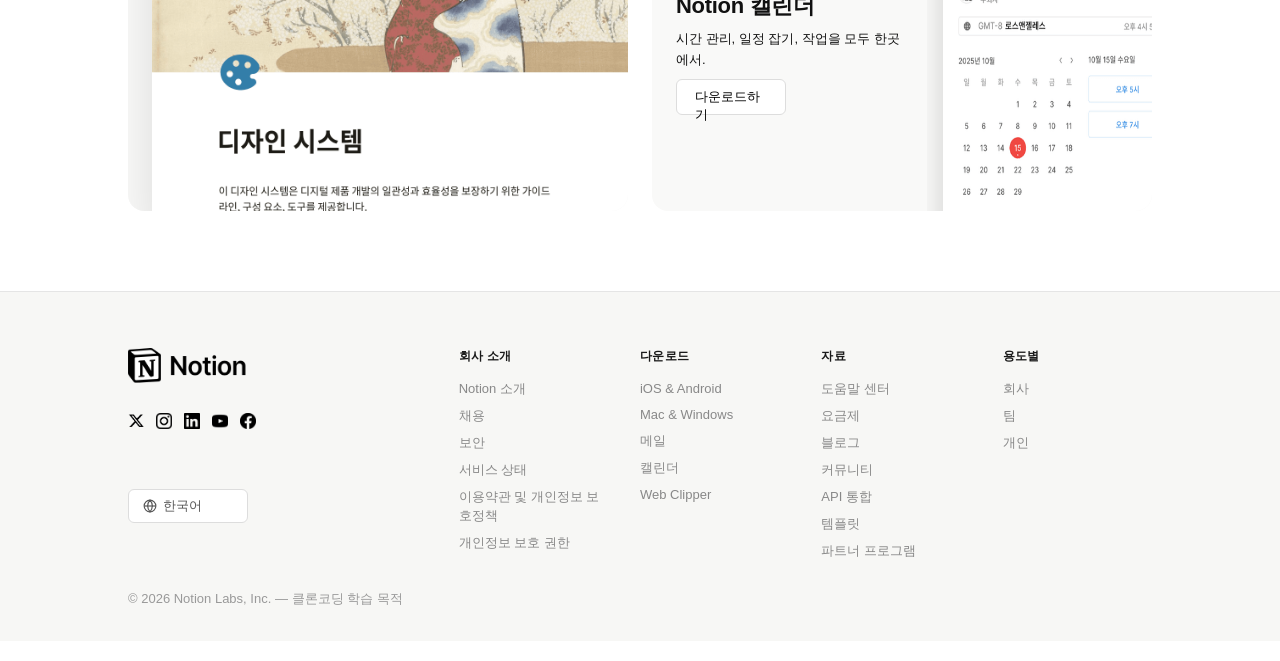
<file: Main.html>
<!DOCTYPE html>
<html lang="ko">

<head>
  <meta charset="UTF-8" />
  <meta name="viewport" content="width=device-width, initial-scale=1.0" />
  <title>Notion — 클론코딩</title>
  <link href="https://fonts.googleapis.com/css2?family=Noto+Sans+KR:wght@100..900&display=swap" rel="stylesheet">
  <link href="https://fonts.googleapis.com/css2?family=Nanum+Myeongjo&family=Noto+Sans+KR:wght@100..900&display=swap"
    rel="stylesheet">
  <link rel="stylesheet" href="css/main.css">
</head>

<body>

  <nav>
    <div class="nav-logo">
      <div class="logo-icon"><img src="img/logo.png" alt=""></div>
    </div>
    <ul class="nav-links">
      <li><a href="#">제품</a></li>
      <li><a href="#">AI</a></li>
      <li><a href="#">솔루션</a></li>
      <li><a href="#">리소스</a></li>
      <li><a href="#">대기업</a></li>
      <li><a href="#">가격</a></li>
      <li><a href="#">영업팀 문의하기</a></li>
    </ul>
    <div class="nav-right">
      <button class="btn-dark">Notion 무료 체험하기</button>
      <button class="btn-ghost">로그인</button>
      <button class="hamburger" onclick="toggleMenu()" id="hamburger">
        <span></span>
        <span></span>
        <span></span>
      </button>
    </div>
  </nav>

  <!-- 모바일 메뉴 -->
  <div class="mobile-menu" id="mobile-menu">
    <ul class="mobile-links">
      <li><a href="#" onclick="toggleMenu()">제품</a></li>
      <li><a href="#" onclick="toggleMenu()">AI</a></li>
      <li><a href="#" onclick="toggleMenu()">솔루션</a></li>
      <li><a href="#" onclick="toggleMenu()">리소스</a></li>
      <li><a href="#" onclick="toggleMenu()">요금제</a></li>
      <li><a href="#" onclick="toggleMenu()">대기업</a></li>
      <li><a href="#" onclick="toggleMenu()">가격</a></li>
    </ul>
    <div class="mobile-box">
      <div class="mobile-box-btns">
        <button class="mobile-box-btn">Notion</button>
        <button class="mobile-box-btn">Notion 캘린더</button>
        <button class="mobile-box-btn">Notion 메일</button>
      </div>
    </div>
    <div class="mobile-bottom">
      <button class="mobile-login">로그인</button>
      <button class="mobile-download">Notion 앱 다운로드</button>
    </div>
  </div>


  <section class="hero">
    <h1>아이디어가 멈추지 않는<br>사람들을 위한 공간</h1>
    <p>Notion 에이전트는 흩어진 생각을 모아 구조화하고 실행으로 <br>연결하는 올인원 워크스페이스입니다.</p>
    <div class="hero-cta">
      <button class="cta-primary">Notion 무료 체험하기</button>
      <button class="cta-text">영업팀 문의하기</button>
    </div>

    <div class="hero-video-wrap">
      <video src="video/notion vid.mp4" autoplay muted loop playsinline></video>
    </div>

  </section>

  <div class="logos-section fade-up">
    <p class="logos-label">Forbes Cloud 100대 기업 중 98%가 신뢰하는 Notion</p>
    <div class="logos-marquee-wrap">
      <div class="logos-marquee-track">
        <span class="logo-item">GS</span>
        <span class="logo-dot"></span>
        <span class="logo-item">kakaostyle</span>
        <span class="logo-dot"></span>
        <span class="logo-item">Duolingo</span>
        <span class="logo-dot"></span>
        <span class="logo-item">AIR PREMIA</span>
        <span class="logo-dot"></span>
        <span class="logo-item">OpenAI</span>
        <span class="logo-dot"></span>
        <span class="logo-item">DEVSISTERS</span>
        <span class="logo-dot"></span>
        <span class="logo-item">sendbird</span>
        <span class="logo-dot"></span>
        <span class="logo-item">GS</span>
        <span class="logo-dot"></span>
        <span class="logo-item">kakaostyle</span>
        <span class="logo-dot"></span>
        <span class="logo-item">Duolingo</span>
        <span class="logo-dot"></span>
        <span class="logo-item">AIR PREMIA</span>
        <span class="logo-dot"></span>
        <span class="logo-item">OpenAI</span>
        <span class="logo-dot"></span>
        <span class="logo-item">DEVSISTERS</span>
        <span class="logo-dot"></span>
        <span class="logo-item">sendbird</span>
      </div>
    </div>
  </div>

  <section class="features fade-up">
  <div class="inner">
    <h2 class="features-title">매일 24시간 <br class="mobile-br"> 근무하는 AI 동료.</h2>
    <div class="features-body">

      <!-- 왼쪽 상단: 텍스트 영역 -->
      <div class="features-top-left">
        <div>
          <span>커스텀 에이전트 </span>
          <span class="tag-blue">New</span>
        </div>
        <p class="features-subtitle">반복 작업을 자동화하세요.</p>
        <span class="arrow"></span>
      </div>

      <!-- 왼쪽 하단: 아코디언 리스트 -->
      <div class="features-bottom-left">
        <div class="features-list">
          <div class="feature-item active" onclick="setFeature(this, 'video/notion vid2.mp4')">
            <div class="feature-item-top">
              <div class="feature-item-icon icon-c1">
                <img src="img/icon1.png" alt="">
              </div>
              <div class="feature-item-right">
                <a href="#" class="feature-item-name" onclick="event.preventDefault()">Q & A 에이전트</a>
              </div>
            </div>
            <div class="feature-item-desc">이미 확보된 정보와 지식을 사용해 질문에 답변합니다.</div>
          </div>
          <div class="feature-item" onclick="setFeature(this, 'video/notion vid.mp4')">
            <div class="feature-item-top">
              <div class="feature-item-icon icon-c2">
                <img src="img/icon2.png" alt="">
              </div>
              <div class="feature-item-right">
                <span class="feature-item-name">작업 배정 에이전트</span>
              </div>
            </div>
            <div class="feature-item-desc">담당자를 지정하고, 우선순위를 설정하거나, 작업을 배정하는 일도 알아서 수행합니다.</div>
          </div>
          <div class="feature-item" onclick="setFeature(this, 'video/notion vid2.mp4')">
            <div class="feature-item-top">
              <div class="feature-item-icon icon-c3">
                <img src="img/icon3.png" alt="">
              </div>
              <div class="feature-item-right">
                <span class="feature-item-name">보고서 작성 에이전트</span>
              </div>
            </div>
            <div class="feature-item-desc">보고서를 대신 작성·요약하고 전송합니다.</div>
          </div>
          <div class="feature-item" onclick="setFeature(this, 'video/notion vid.mp4')">
            <div class="feature-item-top">
              <div class="feature-item-icon icon-c4">
                <img src="img/icon4.png" alt="">
              </div>
              <div class="feature-item-right">
                <span class="feature-item-name">나만의 에이전트 생성</span>
              </div>
            </div>
            <div class="feature-item-desc">반복되는 작업은 커스텀 에이전트에 맡겨 보세요.</div>
          </div>
        </div>
      </div>

      <!-- 오른쪽: 비디오 (row 전체) -->
      <div class="features-video">
        <video class="feat-vid active" src="video/notion vid2.mp4" autoplay muted loop playsinline></video>
      </div>

    </div>

    <!-- 모바일 아이템 텍스트 -->
    <div class="mobile-feat-info">
      <div class="mobile-feat-name" id="mobile-feat-name">Q & A 에이전트</div>
      <div class="mobile-feat-desc" id="mobile-feat-desc">이미 확보된 정보와 지식을 사용해 질문에 답변합니다.</div>
      <div class="mobile-feat-dots">
        <button class="mobile-dot active" onclick="mobileFeat(0)"></button>
        <button class="mobile-dot" onclick="mobileFeat(1)"></button>
        <button class="mobile-dot" onclick="mobileFeat(2)"></button>
        <button class="mobile-dot" onclick="mobileFeat(3)"></button>
      </div>
    </div>

    <!-- 하단: 타이틀 + 5개 카드 -->
    <div class="features-bottom">
      <p class="features-bottom-title">커스텀 에이전트로 할 수 있는 일</p>
      <div class="features-cards">
        <div class="feat-card">
          <div class="feat-card-icon icon-c5"><img src="img/icon5.png" alt=""></div>
          <div class="feat-card-name">제품 피드백 분류</div>
        </div>
        <div class="feat-card">
          <div class="feat-card-icon icon-c6"><img src="img/icon6.png" alt=""></div>
          <div class="feat-card-name">Slack 지원 티켓 해결</div>
        </div>
        <div class="feat-card">
          <div class="feat-card-icon icon-c7"><img src="img/icon7.png" alt=""></div>
          <div class="feat-card-name">보안 알림에 더 빠르게 대응</div>
        </div>
        <div class="feat-card">
          <div class="feat-card-icon icon-c8"><img src="img/icon8.png" alt=""></div>
          <div class="feat-card-name">주간 리포트 작업 자동화</div>
        </div>
        <div class="feat-card feat-card-overlap">
          <div class="feat-card-icon-overlap">
            <div class="overlap-circle icon-c9"><img src="img/icon9.png" alt=""></div>
            <div class="overlap-circle icon-c10"><img src="img/icon10.png" alt=""></div>
            <div class="overlap-circle icon-c11"><img src="img/icon11.png" alt=""></div>
          </div>
          <div class="feat-card-name">나만의 커스텀 에이전트 생성</div>
        </div>
      </div>
    </div>

  </div>
</section>

  <section class="hl-section fade-up">
    <div class="inner">
      <h2 class="hl-title">필요할 때 언제든지 요청하세요.</h2>
      <div class="hl-grid">
        <!-- 상단: 큰 카드 1개 -->
        <div class="hl-card hl-card-large">
          <div class="hl-card-left">
            <div><span>Notion 에이전트 </span></div>
            <p class="features-subtitle">작업을 배정하면, Notion <br> 에이전트가 알아서 처리합니다.</p>
            <span class="arrow"></span>
          </div>
          <div class="hl-card-right">
            <img class="hl-img-base" src="img/notion3.png" alt="">
            <img class="hl-img-mid" src="img/notion4.png" alt="">
            <img class="hl-img-top" src="img/notion_icon.png" alt="">
          </div>
        </div>
        <!-- 하단: 카드 2개 -->
        <div class="hl-card hl-card-small hl-small-1">
          <div class="hl-small-text">
            <div>
              <span>기업 통합 검색 </span>
            </div>
            <div class="text1">
              <p class="features-subtitle">모든 검색을 한 번에.</p>
              <span class="arrow"></span>
            </div>
          </div>
          <div class="hl-small1">
            <img class="small-img" src="img/notion_bot1.png" alt="">
            <img class="small-icon" src="img/notion_bot_icon.png" alt="">
          </div>
        </div>
        <div class="hl-card hl-card-small hl-small-2">
          <div class="hl-small-text">
            <div>
              <span>AI 노트 </span>
            </div>
            <div class="text2">
              <p class="features-subtitle">늘 완벽하게 작성되는 회의록</p>
              <span class="arrow"></span>
            </div>
          </div>
          <div class="hl-small2">
            <img class="small-img" src="img/notion_bot2.png" alt="">
            <img class="small-icon" src="img/notion_bot_icon2.png" alt="">
          </div>
        </div>
      </div>
    </div>
  </section>

  <section class="hl-section-2 fade-up">
    <div class="inner">
      <h2 class="hl-title">모든 작업을 <br class="mobile-br"> 한곳에서 관리하세요.</h2>
      <div class="hl-grid-2">
        <!-- 상단: 카드 2개 -->
        <div class="hl-card hl-card-small hl-small-1">
          <div class="hl-small-text">
            <div><span>문서</span></div>
            <div class="text3">
              <p class="features-subtitle">심플하면서도 강력한 기능</p>
              <span class="arrow"></span>
            </div>
          </div>
          <div class="hl-small3">
            <img class="small-top" src="img/notion_top1.png" alt="">
            <img class="small-bot" src="img/notion_top2.png" alt="">
          </div>
        </div>
        <div class="hl-card hl-card-small hl-small-2">
          <div class="hl-small-text">
            <div><span>지식 베이스 </span></div>
            <div class="text4">
              <p class="features-subtitle">모든 팀원과 에이전트가 한곳에 <br> 저장된 같은 정보를 사용합니다.</p>
              <span class="arrow"></span>
            </div>
          </div>
          <div class="hl-small4">
            <img class="small-img" src="img/notion_top3.png" alt="">
          </div>
        </div>
        <!-- 하단: 큰 카드 1개 -->
        <div class="hl-card hl-card-large-2">
          <div class="hl-card-left">
            <div><span>프로젝트 </span></div>
            <p class="features-subtitle">헌황 추적에 쓰는 시간을 <br> 줄이고, 실제 일에 집중하세요</p>
            <span class="arrow"></span>
          </div>
          <div class="hl-card-right2">
            <img class="hl-img-base" src="img/notion6.png" alt="">
            <img class="hl-img-mid" src="img/notion5.png" alt="">
          </div>
        </div>
      </div>
    </div>
    <div class="hl-bottom-banner">
      <p class="hl-bottom-text">"AI의 모든 것을 담은 앱."</p>
      <img class="hl-bottom-img" src="img/banner_icon.png" alt="">
    </div>
  </section>


  <section class="pricing-hero fade-up">

    <div class="inner">

      <div class="pricing-hero-top">
        <div class="pricing-hero-left">
          <h2 class="pricing-hero-title">생산성을 올리고, <br> 사용하는 툴은 줄이고</h2>
          <p class="pricing-hero-sub">모든 툴과 팀을 한곳에 모으고, 절감 비용을 바로 확인해 보세요.</p>
          <button class="pricing-hero-btn">요금제 보기→</button>
        </div>

        <div class="pricing-hero-right">
          <img src="img/pricing.png" alt="">
        </div>
      </div>

      <div class="pricing-box">
        <!-- 체크리스트 -->
        <ul class="pricing-checklist">
          <li>
            <label class="check-item">
              <input type="checkbox" checked onchange="calcPrice()">
              <span class="check-name">AI 검색</span>
            </label>
          </li>
          <li>
            <label class="check-item">
              <input type="checkbox" checked onchange="calcPrice()">
              <span class="check-name">AI 챗봇</span>
            </label>
          </li>
          <li>
            <label class="check-item">
              <input type="checkbox" onchange="calcPrice()">
              <span class="check-name">AI 노트</span>
            </label>
          </li>
          <li>
            <label class="check-item">
              <input type="checkbox" onchange="calcPrice()">
              <span class="check-name">AI 글쓰기 도우미</span>
            </label>
          </li>
          <li>
            <label class="check-item">
              <input type="checkbox" onchange="calcPrice()">
              <span class="check-name">AI 이메일 앱</span>
            </label>
          </li>
          <li>
            <label class="check-item">
              <input type="checkbox" onchange="calcPrice()">
              <span class="check-name">AI 리서치</span>
            </label>
          </li>
          <li>
            <label class="check-item">
              <input type="checkbox" onchange="calcPrice()">
              <span class="check-name">캘린더 일정 잡기</span>
            </label>
          </li>
          <li>
            <label class="check-item">
              <input type="checkbox" onchange="calcPrice()">
              <span class="check-name">팀 위키</span>
            </label>
          </li>
          <li>
            <label class="check-item">
              <input type="checkbox" onchange="calcPrice()">
              <span class="check-name">프로젝트 관리 툴</span>
            </label>
          </li>
          <li>
            <label class="check-item">
              <input type="checkbox" onchange="calcPrice()">
              <span class="check-name">기본 CRM</span>
            </label>
          </li>
          <li>
            <label class="check-item">
              <input type="checkbox" onchange="calcPrice()">
              <span class="check-name">사이트 빌더</span>
            </label>
          </li>
          <li>
            <label class="check-item">
              <input type="checkbox" onchange="calcPrice()">
              <span class="check-name">폼</span>
            </label>
          </li>
        </ul>

        <!-- 구분선 -->
        <div class="pricing-divider"></div>

        <!-- 인원수 + 절감액 일렬 -->
        <div class="pricing-bottom-row">
          <div class="pricing-counter">
            <span class="counter-label">인원수</span>
            <button class="counter-btn" onclick="changeCount(-1)">−</button>
            <span class="counter-num" id="member-count">1</span>
            <button class="counter-btn" onclick="changeCount(1)">+</button>
            <span class="counter-unit">명</span>
          </div>
          <div class="pricing-savings">
            <div class="saving-item">
              <span class="saving-label">월간 절감액</span>
              <span class="saving-value" id="monthly-saving">₩0</span>
            </div>
            <div class="saving-divider"></div>
            <div class="saving-item">
              <span class="saving-label">연간 절감액</span>
              <span class="saving-value highlight-saving" id="yearly-saving">₩0</span>
            </div>
          </div>
          <div class="pricing-total-wrap">
            <span class="pricing-total-label">월 예상 금액</span>
            <span class="pricing-total-num" id="total-price">₩15,000</span>
          </div>
        </div>
      </div>
    </div>
  </section>

  <section class="social-section fade-up">
    <div class="inner">

      <h2 class="social-hero-title">결과로 말하는 팀이 <br class="mobile-br"> 믿고 쓰는 Notion</h2>

      <div class="social-card-large">
        <div class="social-large-left">
          <img class="social-large-title" src="img/openai.png" alt="">
          <p class="social-large-desc">"모든 업무를 처리할 수 있는 <br class="mobile-br"> 하나의 <br>강력한 플랫폼, <br class="mobile-br">
            그곳이 바로 Notion입니다."</p>
          <a href="#" class="social-large-btn">더보기 →</a>
        </div>
        <div class="social-large-right" onclick="openModal()">
          <img src="img/social_thumb.png" alt="">
          <div class="play-overlay">
            <div class="play-circle">
              <svg viewBox="0 0 24 24">
                <path d="M8 5v14l11-7z" />
              </svg>
            </div>
          </div>
        </div>
      </div>

      <!-- 유튜브 모달 -->
      <div class="yt-modal" id="yt-modal" onclick="closeModal(event)">
        <div class="yt-modal-inner">
          <button class="yt-close" onclick="closeModal()">✕</button>
          <iframe width="1410" height="793" src="https://www.youtube.com/embed/HubmluaaFmc"
            title="OpenAI turns shared knowledge into faster workflows" frameborder="0"
            allow="accelerometer; autoplay; clipboard-write; encrypted-media; gyroscope; picture-in-picture; web-share"
            referrerpolicy="strict-origin-when-cross-origin" allowfullscreen></iframe>
        </div>
      </div>


      <div class="social-grid">
        <div class="social-card">
          <a href="#"></a>
          <img src="img/toyota.png" alt="">
          <p>워크플로를 간소화해 전체 일정을 1/3로 <br> 줄였습니다.</p>
        </div>
        <div class="social-card">
          <a href="#"></a>
          <img src="img/ramp.png" alt="">
          <p>회의 사이 잠깐이면, 3분 만에 에이전트를 만들 수 있어요. 덕분에 몇 시간 걸리던 구동 작업 부담이 훨씬 줄었죠.</p>
        </div>
        <div class="social-card">
          <a href="#"></a>
          <img src="img/vercel.png" alt="">
          <p>Notion은 하나의 툴로 많은 문제를 해결할 수 <br> 있다는 것을 보여줍니다.</p>
        </div>
        <div class="social-card">
          <a href="#"></a>
          <img src="img/match.png" alt="">
          <p>Notion은 워크플로를 간소화하는 가장 강력하고 <br> 영향력 있는 툴입니다.</p>
        </div>
        <div class="social-card">
          <a href="#"></a>
          <img src="img/cursor.png" alt="">
          <p>Notion같은 AI네이티브 툴은 중요한 경쟁력이 <br> 되어줍니다.</p>
        </div>
        <div class="social-card">
          <a href="#"></a>
          <img src="img/Figma-logo.png" alt="">
          <p>업무와 AI를 통합하는 하나의 허브 공간으로 모두가 정보를 공유하면서 업무 흐름을 원활하게 유지할 수 있습니다.</p>
        </div>
      </div>

      <div class="marquee-wrap">
        <div class="marquee-track">
          <span>#AI 기업 통합 검색 1위 (G2)</span>
          <span class="marquee-dot">·</span>
          <span>#AI 글쓰기 1위 (G2)</span>
          <span class="marquee-dot">·</span>
          <span>Fortune 100대 기업 중 62%가 사용</span>
          <span class="marquee-dot">·</span>
          <span>YC 기업의 50% 이상</span>
          <span class="marquee-dot">·</span>
          <span>140만 명이 넘는 커뮤니티 멤버</span>
          <span class="marquee-dot">·</span>
          <span>1억 명 이상의 전 세계 사용자</span>
          <span class="marquee-dot">·</span>
          <span>#3년 연속 지식 베이스 1위 (G2)</span>
          <span class="marquee-dot">·</span>
        </div>
      </div>
    </div>
  </section>

  <section class="bento-section fade-up">
    <div class="inner">
      <h2 class="bento-title">더 스마트하게 일하는 방법</h2>
      <div class="bento-grid">

        <!-- 왼쪽: 큰 카드 -->
        <div class="bento-card bento-large">
          <img class="bento-l-img1" src="img/bento_icon1.png" alt="">
          <div class="bento-l-text">
            <p class="bento-label">Notion 시작하기</p>
            <p class="bento-desc">에이전트가 내장된 나만의 AI 워크스페이스.</p>
            <div class="bento-btns">
              <a href="#" class="bento-btn-solid">Windows로 다운로드하기</a>
              <a href="#" class="bento-btn-solid"><img src="img/microsoft.png" alt="">
                <p>Microsoft Store<br><span>에서 다운로드</span></p>
              </a>
              <a href="#" class="bento-btn-solid bento-btn-mobile-only"><img src="img/android.png" alt="">안드로이드용
                다운로드하기</a>
            </div>
          </div>
          <div class="bento-l-img2-wrap">
            <img class="bento-l-img2" src="img/bento_img1.png" alt="">
          </div>
        </div>

        <!-- 오른쪽: 카드 2개 위아래 -->
        <div class="bento-right">
          <div class="bento-card bento-small">
            <div class="bento-s-left">
              <img class="bento-s-img1" src="img/bento_icon2.png" alt="">
              <p class="bento-label">Notion 메일</p>
              <p class="bento-desc">나를 이해하는 AI 수신함.</p>
              <a href="#" class="bento-btn-outline">다운로드하기</a>
            </div>
            <div class="bento-s-img2-wrap">
              <img class="bento-s-img2" src="img/bento_img2.png" alt="">
            </div>
          </div>
          <div class="bento-card bento-small">
            <div class="bento-s-left">
              <img class="bento-s-img1" src="img/bento_icon3.png" alt="">
              <p class="bento-label">Notion 캘린더</p>
              <p class="bento-desc">시간 관리, 일정 잡기, 작업을 모두 한곳에서.</p>
              <a href="#" class="bento-btn-outline">다운로드하기</a>
            </div>
            <div class="bento-s-img2-wrap">
              <img class="bento-s-img2" src="img/bento_img3.png" alt="">
            </div>
          </div>
        </div>

      </div>
    </div>
  </section>

  <footer>
    <div class="inner">
      <div class="footer-grid">
        <div class="footer-brand">
          <img src="img/footer_icon.png" alt="">
          <div class="footer-sns">
            <a href="#" class="sns-btn"><img src="img/sns_x.png" alt="X"></a>
            <a href="#" class="sns-btn"><img src="img/sns_instagram.png" alt="Instagram"></a>
            <a href="#" class="sns-btn"><img src="img/sns_linkedin.png" alt="LinkedIn"></a>
            <a href="#" class="sns-btn"><img src="img/sns_youtube.png" alt="YouTube"></a>
            <a href="#" class="sns-btn"><img src="img/sns_facebook.png" alt="Facebook"></a>
          </div>
          <div class="footer-lang-wrap">
            <button class="footer-lang-btn" onclick="toggleLang(event)">
              <svg width="14" height="14" viewBox="0 0 24 24" fill="none" stroke="currentColor" stroke-width="2">
                <circle cx="12" cy="12" r="10" />
                <line x1="2" y1="12" x2="22" y2="12" />
                <path d="M12 2a15.3 15.3 0 0 1 4 10 15.3 15.3 0 0 1-4 10 15.3 15.3 0 0 1-4-10 15.3 15.3 0 0 1 4-10z" />
              </svg>
              <span id="lang-label">한국어</span>
            </button>
            <div class="lang-dropdown" id="lang-dropdown">
              <button onclick="selectLang('한국어', this)">한국어</button>
              <button onclick="selectLang('English', this)">English</button>
              <button onclick="selectLang('日本語', this)">日本語</button>
              <button onclick="selectLang('中文', this)">中文</button>
              <button onclick="selectLang('Français', this)">Français</button>
              <button onclick="selectLang('Deutsch', this)">Deutsch</button>
            </div>
          </div>
          <p class="footer-bottom">© 2026 Notion Labs, Inc. — 클론코딩 학습 목적</p>
        </div>
        <div class="footer-col">
          <h4>회사 소개</h4>
          <ul>
            <li><a href="#">Notion 소개</a></li>
            <li><a href="#">채용</a></li>
            <li><a href="#">보안</a></li>
            <li><a href="#">서비스 상태</a></li>
            <li><a href="#">이용약관 및 개인정보 보호정책</a></li>
            <li><a href="#">개인정보 보호 권한</a></li>
          </ul>
        </div>
        <div class="footer-col">
          <h4>다운로드</h4>
          <ul>
            <li><a href="#">iOS & Android</a></li>
            <li><a href="#">Mac & Windows</a></li>
            <li><a href="#">메일</a></li>
            <li><a href="#">캘린더</a></li>
            <li><a href="#">Web Clipper</a></li>
          </ul>
        </div>
        <div class="footer-col">
          <h4>자료</h4>
          <ul>
            <li><a href="#">도움말 센터</a></li>
            <li><a href="#">요금제</a></li>
            <li><a href="#">블로그</a></li>
            <li><a href="#">커뮤니티</a></li>
            <li><a href="#">API 통합</a></li>
            <li><a href="#">템플릿</a></li>
            <li><a href="#">파트너 프로그램</a></li>
          </ul>
        </div>
        <div class="footer-col">
          <h4>용도별</h4>
          <ul>
            <li><a href="#">회사</a></li>
            <li><a href="#">팀</a></li>
            <li><a href="#">개인</a></li>
          </ul>
        </div>
      </div>
    </div>
  </footer>

  <script>
    const mobileFeats = [
      { name: '문서 & 위키', desc: '팀의 지식을 체계적으로 정리하고 모든 문서를 한 곳에서 관리하세요.' },
      { name: '프로젝트 & 태스크', desc: '보드, 타임라인, 캘린더 등 다양한 뷰로 프로젝트를 관리하세요.' },
      { name: 'Notion AI', desc: 'AI가 문서 작성, 요약, 번역을 도와드립니다.' },
      { name: '연동 & 통합', desc: 'Slack, GitHub, Figma 등 100개 이상의 도구와 원활하게 연동됩니다.' },
    ];
    let mobileFeatIdx = 0;

    if (window.innerWidth <= 480) {
      document.querySelectorAll('.feat-vid').forEach(v => {
        v.src = 'video/notion_vid_mobile.mp4';
        v.load();
      });
    }

    function mobileFeat(idx) {
      mobileFeatIdx = idx;
      document.querySelectorAll('.feat-vid').forEach((v, i) => {
        v.classList.toggle('active', i === idx);
        if (i === idx) v.play();
      });
      document.getElementById('mobile-feat-name').innerText = mobileFeats[mobileFeatIdx].name;
      document.getElementById('mobile-feat-desc').innerText = mobileFeats[mobileFeatIdx].desc;
      document.querySelectorAll('.mobile-dot').forEach((d, i) => {
        d.classList.toggle('active', i === idx);
      });
    }
    function toggleMenu() {
      document.getElementById('hamburger').classList.toggle('open');
      document.getElementById('mobile-menu').classList.toggle('open');
    }

    const observer = new IntersectionObserver((entries) => {
      entries.forEach(e => { if (e.isIntersecting) e.target.classList.add('visible'); });
    }, { threshold: 0.1 });
    document.querySelectorAll('.fade-up').forEach(el => observer.observe(el));

    function setFeature(el, idx) {
      document.querySelectorAll('.feature-item').forEach(item => item.classList.remove('active'));
      el.classList.add('active');
      document.querySelectorAll('.feat-vid').forEach((v, i) => {
        const isActive = i === idx;
        v.classList.toggle('active', isActive);
        if (isActive) { v.play(); }
      });
    }

    let count = 1;

    function calcPrice() {
      const checkboxes = document.querySelectorAll('.pricing-checklist input[type=checkbox]');
      const prices = [10000, 5000, 3000, 8000, 2000, 4000, 3000, 6000, 5000, 4000, 7000, 2000];
      let base = 0;
      checkboxes.forEach((cb, i) => { if (cb.checked) base += prices[i]; });
      const total = base * count;
      const monthlySaving = base * 0.2;
      const yearlySaving = monthlySaving * 12;
      document.getElementById('total-price').innerText = '₩' + total.toLocaleString();
      document.getElementById('monthly-saving').innerText = monthlySaving > 0 ? '₩' + Math.round(monthlySaving).toLocaleString() : '₩0';
      document.getElementById('yearly-saving').innerText = yearlySaving > 0 ? '₩' + Math.round(yearlySaving).toLocaleString() : '₩0';
    }

    function changeCount(dir) {
      count = Math.max(1, count + dir);
      document.getElementById('member-count').innerText = count;
      calcPrice();
    }

    calcPrice();

    function openModal() {
      const modal = document.getElementById('yt-modal');
      document.body.appendChild(modal);
      modal.classList.add('open');
    }

    function closeModal(e) {
      if (e && e.target !== document.getElementById('yt-modal') && !e.target.classList.contains('yt-close')) return;
      const modal = document.getElementById('yt-modal');
      modal.classList.remove('open');
    }

    document.addEventListener('keydown', (e) => {
      if (e.key === 'Escape') closeModal({ target: document.getElementById('yt-modal') });
    });

    function toggleLang(e) {
      e.stopPropagation();
      document.getElementById('lang-dropdown').classList.toggle('open');
    }

    function selectLang(lang, el) {
      document.getElementById('lang-label').innerText = lang;
      document.querySelectorAll('.lang-dropdown button').forEach(b => b.classList.remove('active'));
      el.classList.add('active');
      document.getElementById('lang-dropdown').classList.remove('open');
    }

    document.addEventListener('click', () => {
      document.getElementById('lang-dropdown')?.classList.remove('open');
    });

    if (window.innerWidth <= 480) {
      document.querySelector('.bento-title').innerText = '무료로 체험하세요.';
    }
  </script>

</body>

</html>
</file>
<file: css/index.css>
@charset "utf-8";

* {
    margin: 0;
    padding: 0;
    box-sizing: border-box;
}

body {
    font-family: 'Inter', sans-serif;
    background: #fff;
    color: #1a1a1a;
    overflow-x: hidden;
}

/* NAV */
nav {
    position: sticky;
    top: 0;
    z-index: 100;
    display: flex;
    align-items: center;
    justify-content: space-between;
    padding: 0 40px;
    height: 56px;
    background: rgba(255, 255, 255, 0.92);
    backdrop-filter: blur(12px);
    border-bottom: 1px solid rgba(0, 0, 0, 0.06);
}

.nav-logo {
    display: flex;
    align-items: center;
    gap: 8px;
    font-size: 18px;
    font-weight: 700;
    letter-spacing: -0.5px;
    padding-right: 150px;
}

.logo-icon {
    width: 40px;
    height: 40px;
}

.logo-icon img {
    width: 100%;
    height: 100%;
}

.nav-links {
    display: flex;
    gap: 4px;
    list-style: none;
}

.nav-links a {
    padding: 6px 12px;
    font-size: 14px;
    color: #000;
    text-decoration: none;
    border-radius: 6px;
    transition: all 0.15s;
}

.nav-links a:hover {
    background: #ececec;
    color: #000;
}

.nav-right {
    display: flex;
    align-items: center;
    gap: 8px;
}

.btn-ghost {
    padding: 6px 12px;
    background: none;
    border: 1px solid #ddd;
    border-radius: 6px;
    font-size: 13px;
    cursor: pointer;
    font-family: inherit;
    transition: all 0.15s;
}

.btn-ghost:hover {
    border-color: #999;
}

.btn-dark {
    padding: 6px 12px;
    background: #000;
    color: #fff;
    border: none;
    border-radius: 6px;
    font-size: 13px;
    cursor: pointer;
    font-family: inherit;
    transition: opacity 0.15s;
}

.btn-dark:hover {
    opacity: 0.8;
}

/* HERO */
.hero {
    text-align: center;
    padding: 96px 40px 80px;
    background: #fff;
    position: relative;
    overflow: hidden;
}

.hero::before {
    content: '';
    position: absolute;
    top: -120px;
    left: 50%;
    transform: translateX(-50%);
    width: 1100px;
    height: 600px;
    background:
        radial-gradient(ellipse 60% 50% at 30% 40%, rgba(167, 139, 250, 0.45) 0%, transparent 60%),
        radial-gradient(ellipse 50% 40% at 70% 30%, rgba(96, 165, 250, 0.35) 0%, transparent 60%),
        radial-gradient(ellipse 40% 50% at 55% 60%, rgba(52, 211, 153, 0.25) 0%, transparent 55%);
    pointer-events: none;
    filter: blur(40px);
    animation: auroraShift 8s ease-in-out infinite alternate;
}

@keyframes auroraShift {
    0% {
        transform: translateX(-50%) scale(1);
    }

    100% {
        transform: translateX(-50%) scale(1.08) translateY(12px);
    }
}

.hero-badge {
    display: inline-flex;
    align-items: center;
    gap: 6px;
    border: 1px solid #e0e0e0;
    border-radius: 20px;
    padding: 5px 14px 5px 8px;
    font-size: 12px;
    color: #555;
    margin-bottom: 28px;
    background: #fff;
}

.hero-badge-dot {
    width: 6px;
    height: 6px;
    background: #00b341;
    border-radius: 50%;
}

.hero h1 {
    font-family: "Noto Sans KR", sans-serif;
    font-size: 64px;
    font-weight: 700;
    line-height: 1.1;
    letter-spacing: 1px;
    margin-bottom: 20px;
    max-width: 800px;
    margin-left: auto;
    margin-right: auto;
    color: #000;
    word-break: keep-all;
}

.hero p {
    font-size: 18px;
    color: #666;
    line-height: 1.6;
    max-width: 520px;
    margin: 0 auto 36px;
    font-weight: 400;
    word-break: keep-all;
}

.hero-cta {
    display: flex;
    gap: 12px;
    justify-content: center;
    align-items: center;
}

.cta-primary {
    padding: 6px 12px;
    background: #000;
    color: #fff;
    border: none;
    border-radius: 8px;
    font-size: 14px;
    font-weight: 500;
    cursor: pointer;
    font-family: inherit;
    transition: opacity 0.15s;
}

.cta-primary:hover {
    opacity: 0.8;
}

.cta-text {
    font-size: 14px;
    color: #555;
    cursor: pointer;
    display: flex;
    align-items: center;
    gap: 4px;
    padding: 6px 12px;
    border-radius: 8px;
    position: relative;
    background: #fff;
    border: none;
    font-family: inherit;
    transition: opacity 0.2s;
}

.cta-text::before {
    content: '';
    position: absolute;
    inset: 0;
    border-radius: 8px;
    padding: 1.5px;
    background: linear-gradient(135deg, rgba(167, 139, 250, 0.9), rgba(96, 165, 250, 0.9), rgba(52, 211, 153, 0.9));
    -webkit-mask: linear-gradient(#fff 0 0) content-box, linear-gradient(#fff 0 0);
    -webkit-mask-composite: xor;
    mask-composite: exclude;
    pointer-events: none;
}

.cta-text:hover {
    opacity: 0.7;
}

.hero-sub {
    font-size: 12px;
    color: #aaa;
    margin-top: 16px;
}


/* HERO VIDEO */
.hero-video-wrap {
    max-width: 860px;
    margin: 56px auto 0;
    border-radius: 16px;
    overflow: hidden;
    box-shadow: 0 24px 80px rgba(0, 0, 0, 0.12);
    position: relative;
    background: #000;
}

.hero-video-wrap video {
    width: 100%;
    height: 100%;
    object-fit: cover;
    display: block;
}

.hero-video-wrap iframe {
    width: 100%;
    height: 100%;
    border: none;
    display: block;
}

.sidebar-workspace {
    display: flex;
    align-items: center;
    gap: 8px;
    padding: 6px 8px;
    border-radius: 6px;
    margin-bottom: 8px;
    font-size: 12px;
    font-weight: 600;
    background: #fff;
    border: 1px solid #e5e5e5;
}

.ws-icon {
    width: 20px;
    height: 20px;
    background: #000;
    border-radius: 4px;
    display: flex;
    align-items: center;
    justify-content: center;
    color: #fff;
    font-size: 9px;
    font-weight: 800;
    flex-shrink: 0;
}

.sidebar-item {
    display: flex;
    align-items: center;
    gap: 6px;
    padding: 5px 8px;
    border-radius: 4px;
    font-size: 12px;
    color: #666;
    cursor: pointer;
    transition: background 0.1s;
}

.sidebar-item:hover {
    background: #efefef;
}

.sidebar-item.active {
    background: #efefef;
    color: #000;
    font-weight: 500;
}

.sidebar-section {
    font-size: 10px;
    color: #aaa;
    padding: 8px 8px 4px;
    font-weight: 600;
    letter-spacing: 0.5px;
    text-transform: uppercase;
}

.mockup-content {
    padding: 28px 32px;
    overflow: hidden;
}

.page-title {
    font-family: "Noto Sans KR", sans-serif;
    font-size: 28px;
    font-weight: 700;
    margin-bottom: 16px;
    letter-spacing: -0.5px;
}

.page-block {
    height: 10px;
    background: #f0f0f0;
    border-radius: 4px;
    margin-bottom: 8px;
}

.page-block.w100 {
    width: 100%;
}

.page-block.w80 {
    width: 80%;
}

.page-block.w60 {
    width: 60%;
}

.page-cols {
    display: grid;
    grid-template-columns: 1fr 1fr;
    gap: 12px;
    margin-top: 16px;
}

.page-col-block {
    height: 60px;
    background: #f7f7f5;
    border-radius: 6px;
    border: 1px solid #efefef;
}

/* LOGOS */
.logos-section {
    padding: 48px 40px;
    border-top: 1px solid #f0f0f0;
    border-bottom: 1px solid #f0f0f0;
}

.logos-label {
    text-align: center;
    font-size: 15px;
    color: #444;
    margin-bottom: 28px;
    letter-spacing: 0.3px;
    word-break: keep-all;
}

.logos-row {
    display: flex;
    justify-content: center;
    align-items: center;
    gap: 24px;
    flex-wrap: wrap;
}

.logos-marquee-wrap {
    display: flex;
justify-content: center;
    max-width: 900px;
    overflow: hidden;
    margin: 0 auto;
}

.logos-marquee-wrap::before,
.logos-marquee-wrap::after {
    content: '';
    position: absolute;
    top: 0;
    bottom: 0;
    width: 80px;
    z-index: 2;
    pointer-events: none;
}

.logos-marquee-wrap::before {
    left: 0;
    background: linear-gradient(to right, #fff 0%, transparent 100%);
}

.logos-marquee-wrap::after {
    right: 0;
    background: linear-gradient(to left, #fff 0%, transparent 100%);
}

.logos-marquee-track {
    display: flex;
    align-items: center;
    gap: 24px;
    width: max-content;
    animation: marquee 20s linear infinite;
}

.logos-marquee-wrap:hover .logos-marquee-track {
    animation-play-state: paused;
}

.logo-item {
    font-size: 16px;
    font-weight: 700;
    color: #585858;
    letter-spacing: -0.5px;
    transition: color 0.2s;
    cursor: default;
    white-space: nowrap;
}

.logo-item:hover {
    color: #818181;
}

.logo-dot {
    width: 4px;
    height: 4px;
    border-radius: 50%;
    background: #ddd;
    flex-shrink: 0;
}

/* INNER BOX */
.inner {
    max-width: 1024px;
    margin: 0 auto;
}

/* FEATURES */
.features {
    padding: 96px 40px;
    background: #f9f9f8;
}

.features-title {
    font-family: "Noto Sans KR", sans-serif;
    font-size: 44px;
    font-weight: 700;
    letter-spacing: -1.5px;
    line-height: 1.15;
    margin-bottom: 28px;
    text-align: left;
}

a.feature-item-name {
    text-decoration: none;
    font-size: 15px;
    font-weight: 600;
    color: #aaa;
    letter-spacing: -0.3px;
    transition: color 0.2s;
}

a.feature-item-name:hover {
    color: #000;
}

/* 메인 박스 - 4격자 grid */
.features-body {
    display: grid;
    grid-template-columns: 4fr 6fr;
    grid-template-rows: auto 1fr;
    background: #fff;
    border-radius: 16px;
    overflow: hidden;
    height: 450px;
}

.features-top-left {
    grid-column: 1;
    grid-row: 1;
    padding: 12px 24px 0px 24px;
}

.features-top-left div span {
    font-size: 14px;
    padding-right: 5px;
}

.features-bottom-left {
    grid-column: 1;
    grid-row: 2;
    display: flex;
    align-items: flex-end;
    padding: 0px 24px 12px 24px;
}

/* 왼쪽 텍스트 리스트 */
.features-list {
    display: flex;
    flex-direction: column;
    gap: 0;
}

.feature-item {
    padding: 10px 0 10px;
    border-bottom: 1px solid #ebebeb;
    cursor: pointer;
    transition: all 0.2s;
}

.feature-item:first-child {
    border-top: none;
}

.feature-item:last-child {
    border-bottom: none;
}

.features-top-left .features-subtitle {
    font-size: 20px;
    color: #000;
    line-height: 1.7;
    margin-bottom: 5px;
    font-weight: bold;
    word-break: keep-all;
}

.tag-blue {
    display: inline-block;
    font-size: 11px;
    font-weight: 600;
    padding: 2px 8px;
    border-radius: 20px;
    background: #e8f4fd;
    color: #1a6eb5;
    vertical-align: middle;
}

.arrow {
    display: inline-flex;
    align-items: center;
    justify-content: center;
    width: 32px;
    height: 32px;
    border-radius: 50%;
    background: #000;
}

.arrow:hover {
    background: #444;
}

.arrow::after {
    content: '';
    display: block;
    width: 8px;
    height: 8px;
    border-top: 2px solid #fff;
    border-right: 2px solid #fff;
    transform: rotate(45deg) translate(-2px, 2px);
}

.feature-item.active .feature-item-name {
    color: #000;
}

.feature-item.active .feature-item-desc {
    max-height: 80px;
    opacity: 1;
    margin-top: 8px;
}

.feature-item-top {
    display: flex;
    align-items: center;
    gap: 14px;
}

.feature-item-icon {
    width: 36px;
    height: 36px;
    border-radius: 50%;
    background: #e8e8e8;
    flex-shrink: 0;
    overflow: hidden;
    display: flex;
    align-items: center;
    justify-content: center;
}

.feature-item-icon img {
    width: 100%;
    height: 100%;
    object-fit: cover;
    border-radius: 50%;
}

.icon-c1 {
    background: #ff8b33;
}

.icon-c2 {
    background: #ad6ded;
}

.icon-c3 {
    background: #2b9e9a;
}

.icon-c4 {
    background: #ff82de;
}

.icon-c5,
.icon-c9 {
    background: #0980e8;
}

.icon-c6,
.icon-c10 {
    background: #ffaf0f;
}

.icon-c7,
.icon-c11 {
    background: #f54831;
}

.icon-c8 {
    background: #1aad3a;
}

.feature-item-right {
    flex: 1;
    display: flex;
    align-items: center;
    gap: 8px;
}

.feature-item-name {
    font-size: 15px;
    font-weight: 600;
    color: #aaa;
    letter-spacing: -0.3px;
    transition: color 0.2s;
}

.feature-item-desc {
    font-size: 13px;
    color: #888;
    line-height: 1.6;
    max-height: 0;
    opacity: 0;
    overflow: hidden;
    padding-left: 50px;
    transition: max-height 0.3s ease, opacity 0.3s ease, margin-top 0.3s ease;
}

/* 오른쪽 비디오 - 전체 높이 */
.features-video {
    grid-column: 2;
    grid-row: 1 / 3;
    overflow: hidden;
    background: #0f0f0f;
    box-shadow: 0 16px 48px rgba(0, 0, 0, 0.1);
    position: relative;
}

.features-video video {
    width: 100%;
    height: 100%;
    object-fit: cover;
    display: block;

}

.features-video .video-placeholder {
    width: 100%;
    height: 100%;
    min-height: 360px;
    display: flex;
    flex-direction: column;
    align-items: center;
    justify-content: center;
    gap: 12px;
}

.features-video .play-btn {
    width: 52px;
    height: 52px;
    border-radius: 50%;
    background: rgba(255, 255, 255, 0.12);
    border: 1.5px solid rgba(255, 255, 255, 0.25);
    display: flex;
    align-items: center;
    justify-content: center;
    cursor: pointer;
    transition: all 0.2s;
}

.features-video .play-btn:hover {
    background: rgba(255, 255, 255, 0.22);
}

.features-video .play-btn svg {
    width: 20px;
    height: 20px;
    fill: #fff;
    margin-left: 3px;
}

.features-video p {
    font-size: 12px;
    color: rgba(255, 255, 255, 0.3);
}

/* 하단 카드 5개 */
.features-bottom {
    margin-top: 32px;
}

.features-bottom-title {
    font-size: 13px;
    font-weight: 400;
    color: #555;
    letter-spacing: 0.3px;
    margin-bottom: 16px;
}

.features-cards {
    display: grid;
    grid-template-columns: repeat(5, 1fr);
    gap: 12px;
}

.feat-card {
    background: #fff;
    border: 1px solid #ebebeb;
    border-radius: 10px;
    padding: 18px 16px;
    cursor: pointer;
}

.feat-card-icon {
    width: 32px;
    height: 32px;
    border-radius: 50%;
    margin-bottom: 12px;
    overflow: hidden;
    display: flex;
    align-items: center;
    justify-content: center;
    margin-bottom: 32px;
}

.feat-card-icon img {
    width: 100%;
    height: 100%;
    object-fit: cover;
}

.feat-card-icon-overlap {
    display: flex;
    align-items: center;
}

.feat-card-overlap {
    background: #02083b;
}

.feat-card-overlap .feat-card-name {
    color: #fff;

}

.overlap-circle {
    width: 32px;
    height: 32px;
    border-radius: 50%;
    overflow: hidden;
    display: flex;
    align-items: center;
    justify-content: center;
    margin-left: -6px;
    margin-bottom: 32px;
}

.overlap-circle:first-child {
    margin-left: 0;
}

.overlap-circle img {
    width: 100%;
    height: 100%;
    object-fit: cover;
    border-radius: 50%;
}

.feat-card-name {
    font-size: 13px;
    font-weight: 600;
    color: #111;
    letter-spacing: -0.2px;
    margin-bottom: 4px;

}

.feat-tag {
    display: inline-block;
    font-size: 10px;
    font-weight: 700;
    letter-spacing: 1px;
    text-transform: uppercase;
    color: #999;
    margin-bottom: 12px;
}

/* HL SECTION */
.hl-section {
    padding: 80px 40px;
    background: #f9f9f8;
}

.hl-section-2 {
    padding: 0px 40px 80px;
    background: #f9f9f8;
}

.hl-title {
    font-family: 'Noto Sans KR', sans-serif;
    font-size: 44px;
    font-weight: 700;
    letter-spacing: -1px;
    line-height: 1.15;
    margin-bottom: 32px;
}

.hl-grid {
    display: grid;
    grid-template-columns: 1fr 1fr;
    grid-template-rows: auto auto;
    gap: 24px;
}

.hl-grid-2 {
    display: grid;
    grid-template-columns: 1fr 1fr;
    gap: 24px;
}

.hl-card {
    background: #fff;
    border-radius: 8px;
    overflow: hidden;
}

.hl-card-large {
    grid-column: 1 / 3;
    height: 310px;
    display: grid;
    grid-template-columns: 4fr 6fr;
}

.hl-card-large-2 {
    grid-column: 1 / 3;
    height: 310px;
    display: grid;
    grid-template-columns: 4fr 6fr;
    background: #fff;
    border-radius: 8px;
    overflow: hidden;
}

.hl-grid-2 .hl-small-text {
    min-height: 110px;
}

.hl-card-small {
    height: 500px;
    display: flex;
    flex-direction: column;
}

.hl-small-text {
    padding: 22px 22px 16px;
}

.hl-small-text div {
    font-size: 14px;
    margin-bottom: 5px;
}

.text1,
.text2,
.text3,
.text4 {
    display: flex;
    align-items: center;
    justify-content: space-between;
    width: 100%;
    gap: 12px;
}

.hl-small1 {
    flex: 1;
    padding: 0 20px;
    display: flex;
    align-items: flex-end;
    overflow: hidden;
    background: #f77463;
    position: relative;
}

.hl-small1 img {
    position: absolute;
    width: 92%;
    height: auto;
    border-radius: 12px 12px 0 0;
}

.hl-small1 .small-img {
    top: 5%;
}

.hl-small1 .small-icon {
    width: 70%;
    right: 15%;
    bottom: 5%;
    filter: drop-shadow(0 8px 24px rgba(0, 0, 0, 0.2));
}

.hl-small2 {
    flex: 1;
    padding: 0 20px;
    display: flex;
    align-items: flex-end;
    overflow: hidden;
    background: #62aef0;
    position: relative;
}

.hl-small2 img {
    position: absolute;
    width: 92%;
    height: auto;
    border-radius: 12px 12px 0 0;
}

.hl-small2 .small-img {
    top: 5%;
}

.hl-small2 .small-icon {
    width: 30%;
    height: 55%;
    right: 7%;
    bottom: 5%;
}

.hl-small3 {
    flex: 1;
    overflow: hidden;
    background: #2b9e9a;
    position: relative;
}

.hl-small3 img {
    position: absolute;
    width: 92%;
    height: auto;
    border-radius: 12px 12px 0 0;
}

.hl-small3 .small-top {
    top: 20%;
    left: 4%;
    width: 60%;
    height: 80%;
}

.hl-small3 .small-bot {
    position: absolute;
    top: 5%;
    left: 45%;
    width: 70%;
    height: 95%;
    filter: drop-shadow(0 8px 24px rgba(0, 0, 0, 0.12));
}

.hl-small4 {
    flex: 1;
    padding: 0 20px;
    display: flex;
    align-items: flex-end;
    overflow: hidden;
    background: #62aef0;
    position: relative;
}

.hl-small4 img {
    position: absolute;
    width: 92%;
    height: auto;
    border-radius: 12px 12px 0 0;
}

.hl-small4 .small-img {
    top: 5%;
}

.hl-card-left {
    padding: 22px;
    background: #fff;
}

.hl-card-left div {
    font-size: 14px;
    margin-bottom: 5px;
}

.hl-card-left .features-subtitle,
.hl-small-text .features-subtitle {
    font-size: 18px;
    line-height: 1.2;
    color: #000;
    margin-bottom: 5px;
    font-weight: bold;
    word-break: keep-all;
}

.hl-card-right {
    flex: 1;
    position: relative;
    overflow: hidden;
    background: #ffc95e;
}

.hl-card-right img {
    border-radius: 10px;
}

.hl-img-base {
    position: absolute;
    top: 25%;
    left: 5%;
    width: 55%;
    height: 105%;
}

.hl-img-mid {
    position: absolute;
    top: 10%;
    left: 46%;
    width: 55%;
    height: auto;
    object-fit: contain;
    filter: drop-shadow(0 8px 24px rgba(0, 0, 0, 0.12));
}

.hl-img-top {
    position: absolute;
    bottom: 15px;
    right: 15px;
    width: 10%;
    height: auto;
    object-fit: contain;
}

.hl-card-right2 {
    flex: 1;
    position: relative;
    overflow: hidden;
    background: #b08063;
}

.hl-card-right2 img {
    border-radius: 10px;
}

.hl-img-base {
    position: absolute;
    top: 25%;
    left: 3.5%;
    width: 55%;
    height: 105%;
}

.hl-img-mid {
    position: absolute;
    top: 7%;
    left: 46%;
    width: 60%;
    height: auto;
    object-fit: contain;
    filter: drop-shadow(0 8px 24px rgba(0, 0, 0, 0.12));
}

.hl-bottom-banner {
    margin-top: 60px;
    display: flex;
    flex-direction: column;
    align-items: center;
    gap: 12px;
    text-align: center;
}

.hl-bottom-text {
    font-family: 'Nanum Myeongjo', serif;
    font-size: 28px;
    letter-spacing: -1px;
    line-height: 1.15;
}

.hl-bottom-img {
    width: auto;
    height: 20px;
    object-fit: cover;
}

/* PRICING HERO */
.pricing-hero {
    padding: 96px 40px;
    background: #fff;
}

.pricing-hero-top {
    display: grid;
    grid-template-columns: 1fr 1fr;
    gap: 20px;
    align-items: flex-end;
    margin-bottom: 30px;
}

.pricing-hero-left {
    display: flex;
    flex-direction: column;
    align-items: flex-start;
}

.pricing-hero-right {
    display: flex;
    align-items: center;
    justify-content: center;
}

.pricing-hero-right img {
    width: 100%;
    height: auto;
    object-fit: contain;
}

.pricing-hero-title {
    font-family: 'Noto Sans KR', sans-serif;
    font-size: 44px;
    font-weight: 700;
    letter-spacing: -1px;
    margin-bottom: 12px;
    text-align: left;
    line-height: 1.1;
}

.pricing-hero-sub {
    font-size: 13px;
    color: #111;
    text-align: left;
    margin-bottom: 20px;
}

.pricing-hero-btn {
    background: none;
    border: none;
    font-size: 13px;
    color: #1b69fa;
    cursor: pointer;
    font-family: inherit;
    margin-bottom: 0;
    display: flex;
    align-items: center;
    gap: 6px;
}

.pricing-hero-btn:hover {
    opacity: 0.7;
}

.pricing-box {
    max-width: 1024px;
    margin: 0 auto;
    border: 1px solid #e5e5e5;
    border-radius: 16px;
    overflow: hidden;
}

.pricing-checklist {
    list-style: none;
    display: grid;
    grid-template-columns: repeat(3, 1fr);
    gap: 0;
    padding: 20px 0;
}

.pricing-checklist li {
    border: none;
}

.check-item {
    display: flex;
    align-items: center;
    gap: 10px;
    cursor: pointer;
    padding: 5px 28px;
}

.check-item input[type=checkbox] {
    width: 14px;
    height: 14px;
    accent-color: #1b69fa;
    cursor: pointer;
    flex-shrink: 0;
}

.check-name {
    flex: 1;
    font-size: 14px;
    color: #000;
    font-weight: bold;
}

.pricing-divider {
    height: 1px;
    background: #e5e5e5;
}

.pricing-bottom-row {
    display: flex;
    align-items: center;
    gap: 0;
    padding: 20px 28px;
}

.pricing-counter {
    display: flex;
    align-items: center;
    gap: 10px;
    flex-shrink: 0;
}

.counter-label {
    font-size: 13px;
    color: #888;
}

.counter-btn {
    width: 28px;
    height: 28px;
    border-radius: 50%;
    border: 1px solid #ddd;
    background: #fff;
    font-size: 16px;
    cursor: pointer;
    display: flex;
    align-items: center;
    justify-content: center;
    transition: all 0.15s;
    font-family: inherit;
    line-height: 1;
}

.counter-btn:hover {
    border-color: #999;
}

.counter-num {
    font-size: 16px;
    font-weight: 700;
    min-width: 24px;
    text-align: center;
}

.counter-unit {
    font-size: 13px;
    color: #888;
}

.pricing-savings {
    display: flex;
    align-items: center;
    gap: 0;
    flex: 1;
    justify-content: center;
}

.saving-item {
    display: flex;
    flex-direction: column;
    align-items: center;
    gap: 2px;
    padding: 0 24px;
}

.saving-label {
    font-size: 11px;
    color: #aaa;
}

.saving-value {
    font-size: 14px;
    font-weight: 600;
    color: #111;
}

.highlight-saving {
    color: #1b69fa;
}

.saving-divider {
    width: 1px;
    height: 32px;
    background: #e5e5e5;
}

.pricing-total-wrap {
    display: flex;
    flex-direction: column;
    align-items: flex-end;
    flex-shrink: 0;
}

.pricing-total-label {
    font-size: 11px;
    color: #aaa;
}

.pricing-total-num {
    font-size: 22px;
    font-weight: 900;
    font-family: 'Noto Sans KR', sans-serif;
    color: #111;
    transition: all 0.3s;
}

/* SOCIAL SECTION */
.social-section {
    padding: 80px 0;
    background: #f9f9f8;
}

.social-hero-title {
    font-family: 'Noto Sans KR', sans-serif;
    font-size: 44px;
    font-weight: 700;
    letter-spacing: -1px;
    margin-bottom: 20px;
}

.social-card-large {
    height: 300px;
    background: #fff;
    border-radius: 16px;
    margin-bottom: 24px;
    display: grid;
    grid-template-columns: 5fr 4fr;
    overflow: hidden;
}

.social-large-left {
    padding: 24px 24px;
    display: flex;
    flex-direction: column;
    gap: 14px;
}

.social-large-title {
    width: 100px;
    height: 28px;
}

.social-large-desc {
    font-size: 24px;
    color: #111;
    line-height: 1.7;
    font-family: 'Nanum Myeongjo', serif;
    font-weight: 500;
}

.social-large-btn {
    font-size: 13px;
    color: #1b69fa;
    text-decoration: none;
    display: inline-flex;
    align-items: center;
    gap: 4px;
}

.social-large-right {
    position: relative;
    overflow: hidden;
    cursor: pointer;
}

.social-large-right img {
    width: 100%;
    height: 100%;
    object-fit: cover;
}

.play-overlay {
    position: absolute;
    inset: 0;
    display: flex;
    align-items: center;
    justify-content: center;
    background: rgba(0, 0, 0, 0.15);
}

.play-circle {
    width: 64px;
    height: 64px;
    border-radius: 50%;
    background: rgba(255, 255, 255, 0.9);
    display: flex;
    align-items: center;
    justify-content: center;
}

.play-circle svg {
    width: 24px;
    height: 24px;
    fill: #000;
    margin-left: 4px;
}

/* 모달 */
.yt-modal {
    display: none;
    position: fixed;
    inset: 0;
    z-index: 9999;
    background: rgba(0, 0, 0, 0.1);
    align-items: center;
    justify-content: center;
}

.yt-modal.open {
    display: flex;
}

.yt-modal-inner {
    position: relative;
    width: 720px;
    max-width: 90vw;
    background: #fff;
    border-radius: 16px;
    padding: 24px;
    box-shadow: 0 24px 80px rgba(0, 0, 0, 0.15);
}

.yt-modal-inner iframe {
    width: 100%;
    aspect-ratio: 16/9;
    height: auto;
    border: none;
    border-radius: 8px;
    display: block;
}

.yt-close {
    display: block;
    margin-left: auto;
    margin-bottom: 12px;
    background: none;
    border: none;
    color: #999;
    font-size: 18px;
    cursor: pointer;
    line-height: 1;
}

.social-grid {
    display: grid;
    grid-template-columns: repeat(3, 1fr);
    gap: 24px;
    margin-bottom: 20px;
}

.social-card {
    height: 140px;
    background: #fff;
    border-radius: 16px;
    padding: 24px 24px;
    cursor: pointer;
}

.social-card img {
    width: 25%;
    object-fit: contain;
    margin-bottom: 10px;
}

.social-card p {
    font-size: 13px;
}

/* 마퀴 */
.marquee-wrap {
    overflow: hidden;
    max-width: 1440px;
    margin: 0 auto;
    position: relative;
}

.marquee-wrap:hover .marquee-track {
    animation-play-state: paused;
}

.marquee-wrap::before,
.marquee-wrap::after {
    content: '';
    position: absolute;
    top: 0;
    bottom: 0;
    width: 160px;
    z-index: 2;
    pointer-events: none;
}

.marquee-wrap::before {
    left: 0;
    background: linear-gradient(to right, rgba(255, 255, 255, 0.842) 0%, transparent 100%);
}

.marquee-wrap::after {
    right: 0;
    background: linear-gradient(to left, rgba(255, 255, 255, 0.842) 0%, transparent 100%);
}

.marquee-track {
    display: flex;
    align-items: center;
    gap: 32px;
    width: max-content;
    animation: marquee 30s linear infinite;
}

.marquee-track span {
    font-size: 13px;
    font-weight: 500;
    color: #272727;
    white-space: nowrap;
}

.marquee-dot {
    color: #ccc !important;
    font-size: 20px !important;
}

@keyframes marquee {
    0% {
        transform: translateX(0);
    }

    100% {
        transform: translateX(-50%);
    }
}


/* BENTO SECTION */
.bento-section {
    padding: 80px 40px;
    background: #fff;
}

.bento-title {
    font-family: 'Noto Sans KR', sans-serif;
    font-size: 44px;
    font-weight: 900;
    letter-spacing: -1px;
    margin-bottom: 32px;
}

.bento-grid {
    display: grid;
    grid-template-columns: 1fr 1fr;
    gap: 24px;
    align-items: stretch;
    height: 600px;
}

.bento-card {
    background: #f9f9f8;
    border-radius: 16px;
}

.bento-large {
    overflow: hidden;
    background: #f9f9f8;
}

/* bento-large */
.bento-large {
    display: flex;
    flex-direction: column;
    padding: 28px 28px 0;
}

.bento-l-img1 {
    width: 50px;
    height: 50px;
    object-fit: contain;
    margin-bottom: 10px;
}

.bento-l-text {
    display: flex;
    flex-direction: column;
    gap: 8px;
    margin-bottom: 24px;
}

.bento-label {
    font-size: 22px;
    font-weight: 700;
    letter-spacing: -0.3px;
    color: #111;
}

.bento-desc {
    font-size: 13px;
    color: #111;
    line-height: 1.6;
    word-break: keep-all;
}

.bento-btns {
    display: flex;
    gap: 10px;
    margin-top: 8px;
    flex-direction: column;
    width: 180px;
}

.bento-btn-solid {
    padding: 8px 18px;
    background: #000;
    color: #fff;
    font-size: 13px;
    font-weight: 500;
    border-radius: 6px;
    text-decoration: none;
    transition: opacity 0.15s;
    line-height: 1.1;
    display: flex;
    gap: 10px;
}

.bento-btn-solid:hover {
    opacity: 0.8;
}

.bento-btn-solid img {
    width: 20px;
    height: 20px;
}

.bento-btn-solid span {
    font-size: 10px;
}

.bento-btn-outline {
    padding: 8px 18px;
    background: #fff;
    color: #000;
    font-size: 13px;
    font-weight: 500;
    border-radius: 6px;
    text-decoration: none;
    border: 1px solid #ddd;
    transition: all 0.15s;
    width: 110px;
    height: 36px;
}

.bento-btn-outline:hover {
    border-color: #999;
}

.bento-l-img2-wrap {
    flex: 1;
    position: relative;
    min-height: 180px;
}

.bento-l-img2 {
    position: absolute;
    width: 500px;
    height: 320px;
    top: 5%;
    left: -1%;
    border-radius: 8px;
    filter: drop-shadow(0 8px 24px rgba(0, 0, 0, 0.12));
}

/* bento-small */
.bento-small {
    position: relative;
    height: calc(50% - 12px);
    background: #f9f9f8;
    border-radius: 16px;
    overflow: visible;
}

.bento-s-left {
    padding: 24px 0 24px 24px;
    display: flex;
    flex-direction: column;
    gap: 8px;
    width: 55%;
}

.bento-s-img1 {
    width: 36px;
    height: 36px;
    object-fit: contain;
}

.bento-s-img2-wrap {
    position: absolute;
    top: 0;
    right: 0;
    bottom: 0;
    width: 45%;
    overflow: hidden;
    border-radius: 0 16px 16px 0;
}

.bento-s-img2 {
    position: absolute;
    width: 240px;
    height: 300px;
    top: 7%;
    left: 7%;
    border-radius: 8px;
    filter: drop-shadow(-1px 4px 10px rgba(0, 0, 0, 0.1));
}

.bento-right {
    display: flex;
    flex-direction: column;
    gap: 24px;
}

/* FOOTER */
footer {
    background: #f7f7f5;
    padding: 56px 40px 0;
    border-top: 1px solid #e5e5e5;
}

.footer-brand {
    display: flex;
    flex-direction: column;
    gap: 30px;
}

.footer-brand img {
    width: 120px;
    height: auto;
}

.footer-sns {
    display: flex;
    gap: 12px;
    align-items: center;
    padding-bottom: 30px;
}

.sns-btn {
    display: flex;
    align-items: center;
    justify-content: center;
    transition: background 0.2s;
    overflow: hidden;
}

.sns-btn img {
    width: 16px;
    height: 16px;
    object-fit: contain;
}

.footer-lang-btn {
    display: inline-flex;
    align-items: center;
    gap: 6px;
    padding: 7px 14px;
    border-radius: 6px;
    border: 1px solid #ddd;
    background: #fff;
    font-size: 13px;
    color: #555;
    cursor: pointer;
    font-family: inherit;
    transition: all 0.15s;
    width: 120px;
}

.footer-lang-btn:hover {
    border-color: #999;
}

.footer-lang-wrap {
    position: relative;
    display: inline-block;
}

.lang-dropdown {
    display: none;
    position: absolute;
    bottom: calc(100% + 6px);
    left: 0;
    background: #fff;
    border: 1px solid #e5e5e5;
    border-radius: 8px;
    box-shadow: 0 8px 24px rgba(0, 0, 0, 0.1);
    min-width: 140px;
    overflow: hidden;
    z-index: 100;
}

.lang-dropdown.open {
    display: block;
}

.lang-dropdown button {
    display: block;
    width: 100%;
    padding: 10px 16px;
    text-align: left;
    background: none;
    border: none;
    font-size: 13px;
    color: #333;
    cursor: pointer;
    font-family: inherit;
    transition: background 0.15s;
}

.lang-dropdown button:hover {
    background: #f5f5f5;
}

.lang-dropdown button.active {
    font-weight: 600;
    color: #000;
}

.footer-grid {
    display: grid;
    grid-template-columns: 2fr 1fr 1fr 1fr 1fr;
    gap: 32px;
    margin-bottom: 20px;
}

.footer-brand p {
    font-size: 13px;
    color: #999;
    line-height: 1.6;
    margin-top: 12px;
}

.footer-col h4 {
    font-size: 12px;
    font-weight: 600;
    margin-bottom: 14px;
    letter-spacing: 0.3px;
}

.footer-col ul {
    list-style: none;
}

.footer-col ul li {
    margin-bottom: 8px;
}

.footer-col ul li a {
    font-size: 13px;
    color: #888;
    text-decoration: none;
    transition: color 0.15s;
}

.footer-col ul li a:hover {
    color: #000;
}

.footer-bottom {
    display: flex;
    justify-content: space-between;
    align-items: center;
    padding: 24px 0 32px;
}

.footer-bottom p {
    font-size: 12px;
    color: #bbb;
}

.footer-bottom-links {
    display: flex;
    gap: 16px;
}

.footer-bottom-links a {
    font-size: 12px;
    color: #bbb;
    text-decoration: none;
}

/* HAMBURGER */
.hamburger {
    display: none;
    flex-direction: column;
    justify-content: center;
    gap: 5px;
    width: 36px;
    height: 36px;
    background: none;
    border: none;
    cursor: pointer;
    padding: 4px;
}

.hamburger span {
    display: block;
    width: 22px;
    height: 2px;
    background: #000;
    border-radius: 2px;
    transition: all 0.3s;
}

.hamburger.open span:nth-child(1) {
    transform: translateY(7px) rotate(45deg);
}

.hamburger.open span:nth-child(2) {
    opacity: 0;
}

.hamburger.open span:nth-child(3) {
    transform: translateY(-7px) rotate(-45deg);
}

.mobile-menu {
    display: none;
    position: fixed;
    top: 56px;
    left: 0;
    right: 0;
    bottom: 0;
    background: #fff;
    z-index: 99;
    flex-direction: column;
    justify-content: space-between;
    overflow-y: auto;
}

.mobile-menu.open {
    display: flex;
}

.mobile-links {
    list-style: none;
    padding: 8px 0;
    flex: 1;
}

.mobile-links li a {
    display: block;
    padding: 10px 28px;
    font-size: 20px;
    font-weight: bold;
    color: #333;
    text-decoration: none;
    transition: background 0.15s;
}

.mobile-links li a:hover {
    background: #f5f5f5;
}

.mobile-box {
    background: #f9f9f8;
    padding: 24px 28px;
}

.mobile-box-btns {
    display: grid;
    grid-template-columns: repeat(3, 1fr);
    gap: 10px;
}

.mobile-box-btn {
    padding: 12px 8px;
    background: #fff;
    border: 1px solid #e5e5e5;
    border-radius: 8px;
    font-size: 13px;
    font-weight: 500;
    cursor: pointer;
    font-family: inherit;
    transition: all 0.15s;
}

.mobile-box-btn:hover {
    border-color: #999;
}

.mobile-bottom {
    display: flex;
    align-items: center;
    gap: 10px;
    padding: 20px 28px;
    border-top: 1px solid #f0f0f0;
}

.mobile-login {
    flex: 1;
    padding: 12px;
    background: #fff;
    border: 1px solid #ddd;
    border-radius: 8px;
    font-size: 14px;
    font-weight: 500;
    cursor: pointer;
    font-family: inherit;
    transition: all 0.15s;
}

.mobile-login:hover {
    border-color: #999;
}

.mobile-download {
    flex: 2;
    padding: 12px;
    background: #000;
    color: #fff;
    border: none;
    border-radius: 8px;
    font-size: 14px;
    font-weight: 500;
    cursor: pointer;
    font-family: inherit;
    transition: opacity 0.15s;
}

.mobile-download:hover {
    opacity: 0.8;
}

.mobile-br {
    display: none;
}


.social-large-desc br:not(.mobile-br) {
    display: none;
}

.social-card p br {
    display: none;
}

.bento-btn-mobile-only {
    display: none;
}

/* 데스크탑 좁은 구간 보정 (1025px~1200px 사이에서 로고 여백 축소) */
@media (max-width: 1200px) {
    .nav-logo {
        padding-right: 60px;
    }
}

/* 큰 태블릿 (1025px ~ 1024px 경계는 아래 블록에서 처리) */

/* 태블릿 */
@media (max-width: 1024px) {
    .nav-links {
        display: none;
    }

    .btn-ghost {
        display: none;
    }

    .hamburger {
        display: flex;
    }

    .btn-dark {
        font-size: 11px;
        white-space: nowrap;
    }

    .hero-video-wrap {
        display: block;
    }

    .hl-grid {
        grid-template-columns: 1fr;

    }

    .hl-grid-2 {
        grid-template-columns: 1fr;

    }

    .hl-card-large {
        grid-column: unset;
        display: flex;
        flex-direction: column;
        height: 700px;
        border-radius: 8px;
    }

    .hl-card-large-2 {
        grid-column: unset;
        display: flex;
        flex-direction: column;
        height: 700px;
        border-radius: 8px;
    }

    .hl-card-small {
        height: 700px;
        border-radius: 8px;
    }

    .hl-small1 img {
        width: 92%;
        left: 4%;
    }

    .hl-small2 img {
        width: 92%;
        left: 4%;
    }

    .hl-small4 img {
        width: 92%;
        left: 4%;
    }

    .hl-card-left {
        display: flex;
        flex-wrap: wrap;
        align-items: center;
    }

    .hl-card-left div {
        width: 100%;
    }

    .hl-card-left .features-subtitle {
        flex: 1;
    }

    .hl-small1 .small-icon {
        transform: translateX(17%);
    }

    .hl-small2 .small-icon {
        transform: translateX(200%);
    }

    .hl-section {
        padding: 0 60px 60px 60px;
    }

    .hl-section-2 {
        padding: 0 60px 60px 60px;
    }

    .pricing-hero {
        padding: 60px;
    }

    .pricing-box {
        display: grid;
        grid-template-columns: 1fr;
    }

    .pricing-checklist {
        grid-template-columns: 1fr;
    }

    .pricing-divider {
        display: none;
    }

    .pricing-bottom-row {
        flex-direction: column;
        justify-content: center;
        border-left: 1px solid #e5e5e5;
        gap: 20px;
    }

    .pricing-savings {
        flex: unset;
    }

    .social-section {
        padding: 60px;
    }

    .bento-section {
        padding: 60px;
    }

    .bento-btn-mobile-only {
        display: flex;
        background: #0980e8;
        align-items: center;
    }

    .bento-btn-solid:not(.bento-btn-mobile-only) {
        display: none;
    }

    .bento-btn-solid {
        white-space: nowrap;
        width: auto;
    }

    .bento-btns {
        width: 57%;
    }

    .footer-grid {
        grid-template-columns: 1fr 1fr;
        gap: 24px;
    }

    .footer-brand {
        grid-column: 1 / 3;
    }

    .footer-bottom {
        flex-direction: column;
        align-items: flex-start;
        gap: 8px;
        padding: 0;
    }
}

/* 좁은 태블릿 / 큰 폰 가로 (아이패드 세로, 갤럭시탭 등) — 5열/3열 그리드가
   너무 좁아지는 구간을 별도로 완충 */
@media (max-width: 900px) {
    .features-cards {
        grid-template-columns: repeat(3, 1fr);
    }

    .social-grid {
        grid-template-columns: repeat(2, 1fr);
    }

    .bento-grid {
        grid-template-columns: 1fr;
        height: auto;
    }

    .bento-large {
        min-height: 480px;
    }

    .bento-small {
        height: 220px;
    }

    .bento-s-img2-wrap {
        display: none;
    }

    .bento-s-left {
        width: 100%;
    }

    .bento-l-img2 {
        width: 90%;
        max-width: 500px;
        height: auto;
    }
}

/* 모바일 */
@media (max-width: 480px) {
    .features {
        padding: 60px 40px;
    }

    .hero h1 {
        font-size: 36px;
        letter-spacing: 2px;
    }

    .hero p br {
        display: none;
    }

    .hero-video-wrap {
        display: none;
    }

    .logos-label {
        font-size: 13px;
    }

    .hero-cta {
        flex-direction: column;
        align-items: center;
    }

    .cta-primary {
        padding: 10px 40px;
    }

    .cta-text {
        padding: 10px 60px;
    }

    .mobile-br {
        display: block;
    }

    .features-title {
        font-size: 32px;
        letter-spacing: -0.5px;
    }

    .features-body {
        display: flex;
        flex-direction: column;
        height: 380px;
        border-radius: 16px 16px 0 0;
        padding: 0;
    }

    .features-bottom-left {
        display: none;
    }

    .features-video {
        grid-column: unset;
        grid-row: unset;
        position: relative;
        box-shadow: none;
        height: 368px;
    }

    .mobile-feat-nav {
        display: flex;
        align-items: center;
        justify-content: flex-end;
        gap: 8px;
        padding: 8px 12px;
        position: absolute;
        bottom: 12px;
        right: 12px;
    }

    .mobile-feat-btn {
        width: 32px;
        height: 32px;
        border-radius: 50%;
        background: rgba(255, 255, 255, 0.9);
        border: none;
        display: flex;
        align-items: center;
        justify-content: center;
        cursor: pointer;
        font-size: 16px;
    }

    .mobile-feat-info {
        padding: 16px;
        background: #fff;
        border-radius: 0 0 16px 16px;
    }

    .mobile-feat-name {
        font-size: 15px;
        font-weight: 600;
        color: #000;
        margin-bottom: 6px;
    }

    .mobile-feat-desc {
        font-size: 13px;
        color: #888;
        line-height: 1.6;
        word-break: keep-all;
    }

    .mobile-feat-dots {
        display: flex;
        gap: 6px;
        margin-top: 12px;
    }

    .mobile-dot {
        width: 8px;
        height: 8px;
        border-radius: 50%;
        background: #ddd;
        border: none;
        cursor: pointer;
        padding: 0;
        transition: background 0.2s;
    }

    .mobile-dot.active {
        background: #000;
    }

    .features-top-left {
        display: flex;
        align-items: center;
        flex-direction: row;
        justify-content: space-between;
        flex-wrap: wrap;
        padding-bottom: 20px;
        background: #fff;
    }

    .features-top-left div {
        width: 100%;
    }

    .features-cards {
        grid-template-columns: 1fr;
    }

    .feat-card:not(.feat-card-overlap) {
        display: flex;
        align-items: center;
        gap: 12px;
    }

    .feat-card:not(.feat-card-overlap) .feat-card-icon {
        margin-bottom: 0;
    }

    .feat-card-name {
        font-size: 15px;
    }

    .overlap-circle {
        margin-bottom: 20px;
    }

    .hl-card-right2 .hl-img-mid {
        left: 40%;
        width: 65%;
    }

    .hl-card-right2 .hl-img-base {
        width: 60%;
        top: 35%;
    }

    /* HL SECTION + HL SECTION 2 공통 */
    .hl-section {
        padding: 0 20px 60px 20px;
    }

    .hl-section-2 {
        padding: 0 20px 60px 20px;
    }

    .hl-title {
        font-size: 28px;
        word-break: keep-all;
    }

    .hl-grid {
        grid-template-columns: 1fr;
    }

    .hl-grid-2 {
        grid-template-columns: 1fr;
    }

    .hl-card-large {
        grid-column: unset;
        display: flex;
        flex-direction: column;
        height: 400px;
        border-radius: 8px;
    }

    .hl-card-large-2 {
        grid-column: unset;
        display: flex;
        flex-direction: column;
        height: 400px;
        border-radius: 8px;
    }

    .hl-card-small {
        height: 400px;
        border-radius: 8px;
    }

    .hl-card-left {
        display: flex;
        flex-wrap: wrap;
        align-items: center;
        padding: 10px;
    }

    .hl-card-left div {
        width: 100%;
    }

    .hl-card-left .features-subtitle {
        flex: 1;
    }

    .hl-card-right {
        overflow: hidden;
    }

    .hl-card-right2 {
        overflow: hidden;
    }

    .hl-img-base {
        width: 80%;
        top: 35%;
    }

    .hl-img-mid {
        width: 70%;
        top: 10%;
        left: 34%;
    }

    .hl-img-top {
        width: 16%;
    }

    .hl-small-text {
        padding: 10px;
    }

    .hl-small1 img {
        width: 90%;
    }

    .hl-small2 img {
        width: 90%;
    }

    .hl-small4 img {
        width: 90%;
    }

    .pricing-hero {
        padding: 60px 40px;
    }

    .pricing-hero-top {
        display: flex;
        flex-direction: column-reverse;
        gap: 24px;
    }

    .pricing-hero-left {
        align-items: flex-start;
        width: 100%;

    }

    .pricing-hero-right {
        width: 100%;
    }

    .pricing-hero-title {
        font-size: 28px;
    }

    .pricing-checklist {
        grid-template-columns: 1fr;
    }

    .pricing-bottom-row {
        flex-direction: column;
        gap: 16px;
        border-left: none;
    }

    .pricing-savings {
        flex-direction: row;
        align-items: center;
        justify-content: space-between;
        width: 100%;
        gap: 12px;
    }

    .saving-item {
        padding: 0 8px;
    }

    .saving-divider {
        display: flex;
    }

    .pricing-total-wrap {
        width: 100%;
        align-items: center;
    }

    .pricing-counter {
        gap: 10px;
    }

    .social-section {
        padding: 60px 40px;
    }

    .social-hero-title {
        font-size: 30px;
    }

    .social-card-large {
        height: auto;
        grid-template-columns: 1fr;
        grid-template-rows: auto auto;
    }

    .social-large-right {
        height: 200px;
    }

    .social-large-desc br {
        display: block;
    }

    .social-large-desc {
        font-size: 16px;
        word-break: keep-all;
    }

    .social-grid {
        grid-template-columns: 1fr;
    }

    .social-card {
        min-height: 120px;
        padding: 20px;
    }

    .social-card p {
        word-break: keep-all;
    }

    .bento-section {
        padding: 40px;
    }

    .bento-title {
        font-size: 30px;
        font-weight: 700;
    }

    .bento-btn-mobile-only {
        display: flex;
    }

    .bento-btn-solid:not(.bento-btn-mobile-only) {
        display: none;
    }

    .bento-grid {
        grid-template-columns: 1fr;
        height: auto;
    }

    .bento-right {
        flex-direction: column;
    }

    .bento-large {
        min-height: 470px;
        padding: 20px;
    }

    .bento-small {
        height: 200px;
    }

    .bento-btn-mobile-only {
        background: #0980e8;
    }

    .bento-btn-solid {
        white-space: nowrap;
        width: auto;
    }

    .bento-btns {
        display: none;
    }

    .bento-l-img2 {
        width: 100%;
        height: 210px;

    }

    .bento-s-img2-wrap {
        display: none;
    }

    .bento-s-left {
        width: 100%;
        padding: 10px 0 10px 10px;
    }

    .footer-grid {
        grid-template-columns: 1fr 1fr;
        gap: 24px;
    }

    .footer-brand {
        grid-column: 1 / 3;
    }

    .footer-bottom {
        flex-direction: column;
        align-items: flex-start;
        gap: 8px;
        padding: 0;
    }

}

@media (min-width: 481px) {
    .mobile-feat-nav {
        display: none;
    }

    .mobile-feat-info {
        display: none;
    }
}
</file>
<file: css/main.css>
@charset "utf-8";

* {
    margin: 0;
    padding: 0;
    box-sizing: border-box;
}

body {
    font-family: 'Inter', sans-serif;
    background: #fff;
    color: #1a1a1a;
    overflow-x: hidden;
}

/* NAV */
nav {
    position: sticky;
    top: 0;
    z-index: 100;
    display: flex;
    align-items: center;
    justify-content: space-between;
    padding: 0 40px;
    height: 56px;
    background: rgba(255, 255, 255, 0.92);
    backdrop-filter: blur(12px);
    border-bottom: 1px solid rgba(0, 0, 0, 0.06);
}

.nav-logo {
    display: flex;
    align-items: center;
    gap: 8px;
    font-size: 18px;
    font-weight: 700;
    letter-spacing: -0.5px;
    padding-right: 150px;
}

.logo-icon {
    width: 40px;
    height: 40px;
}

.logo-icon img {
    width: 100%;
    height: 100%;
}

.nav-links {
    display: flex;
    gap: 4px;
    list-style: none;
}

.nav-links a {
    padding: 6px 12px;
    font-size: 14px;
    color: #000;
    text-decoration: none;
    border-radius: 6px;
    transition: all 0.15s;
}

.nav-links a:hover {
    background: #ececec;
    color: #000;
}

.nav-right {
    display: flex;
    align-items: center;
    gap: 8px;
}

.btn-ghost {
    padding: 6px 12px;
    background: none;
    border: 1px solid #ddd;
    border-radius: 6px;
    font-size: 13px;
    cursor: pointer;
    font-family: inherit;
    transition: all 0.15s;
}

.btn-ghost:hover {
    border-color: #999;
}

.btn-dark {
    padding: 6px 12px;
    background: #000;
    color: #fff;
    border: none;
    border-radius: 6px;
    font-size: 13px;
    cursor: pointer;
    font-family: inherit;
    transition: opacity 0.15s;
}

.btn-dark:hover {
    opacity: 0.8;
}

/* HERO */
.hero {
    text-align: center;
    padding: 96px 40px 80px;
    background: #fff;
    position: relative;
    overflow: hidden;
}

.hero::before {
    content: '';
    position: absolute;
    top: -120px;
    left: 50%;
    transform: translateX(-50%);
    width: 1100px;
    height: 600px;
    background:
        radial-gradient(ellipse 60% 50% at 30% 40%, rgba(167, 139, 250, 0.45) 0%, transparent 60%),
        radial-gradient(ellipse 50% 40% at 70% 30%, rgba(96, 165, 250, 0.35) 0%, transparent 60%),
        radial-gradient(ellipse 40% 50% at 55% 60%, rgba(52, 211, 153, 0.25) 0%, transparent 55%);
    pointer-events: none;
    filter: blur(40px);
    animation: auroraShift 8s ease-in-out infinite alternate;
}

@keyframes auroraShift {
    0% {
        transform: translateX(-50%) scale(1);
    }

    100% {
        transform: translateX(-50%) scale(1.08) translateY(12px);
    }
}

.hero-badge {
    display: inline-flex;
    align-items: center;
    gap: 6px;
    border: 1px solid #e0e0e0;
    border-radius: 20px;
    padding: 5px 14px 5px 8px;
    font-size: 12px;
    color: #555;
    margin-bottom: 28px;
    background: #fff;
}

.hero-badge-dot {
    width: 6px;
    height: 6px;
    background: #00b341;
    border-radius: 50%;
}

.hero h1 {
    font-family: "Noto Sans KR", sans-serif;
    font-size: 64px;
    font-weight: 700;
    line-height: 1.1;
    letter-spacing: -2px;
    margin-bottom: 20px;
    max-width: 800px;
    margin-left: auto;
    margin-right: auto;
    color: #000;
}

.hero p {
    font-size: 18px;
    color: #666;
    line-height: 1.6;
    max-width: 520px;
    margin: 0 auto 36px;
    font-weight: 400;
}

.hero-cta {
    display: flex;
    gap: 12px;
    justify-content: center;
    align-items: center;
}

.cta-primary {
    padding: 6px 12px;
    background: #000;
    color: #fff;
    border: none;
    border-radius: 8px;
    font-size: 14px;
    font-weight: 500;
    cursor: pointer;
    font-family: inherit;
    transition: opacity 0.15s;
}

.cta-primary:hover {
    opacity: 0.8;
}

.cta-text {
    font-size: 14px;
    color: #555;
    cursor: pointer;
    display: flex;
    align-items: center;
    gap: 4px;
    padding: 6px 12px;
    border-radius: 8px;
    position: relative;
    background: #fff;
    border: none;
    font-family: inherit;
    transition: opacity 0.2s;
}

.cta-text::before {
    content: '';
    position: absolute;
    inset: 0;
    border-radius: 8px;
    padding: 1.5px;
    background: linear-gradient(135deg, rgba(167, 139, 250, 0.9), rgba(96, 165, 250, 0.9), rgba(52, 211, 153, 0.9));
    -webkit-mask: linear-gradient(#fff 0 0) content-box, linear-gradient(#fff 0 0);
    -webkit-mask-composite: xor;
    mask-composite: exclude;
    pointer-events: none;
}

.cta-text:hover {
    opacity: 0.7;
}

.hero-sub {
    font-size: 12px;
    color: #aaa;
    margin-top: 16px;
}


/* HERO VIDEO */
.hero-video-wrap {
    max-width: 860px;
    margin: 56px auto 0;
    border-radius: 16px;
    overflow: hidden;
    box-shadow: 0 24px 80px rgba(0, 0, 0, 0.12);
    position: relative;
    background: #000;
}

.hero-video-wrap video {
    width: 100%;
    height: 100%;
    object-fit: cover;
    display: block;
}

.hero-video-wrap iframe {
    width: 100%;
    height: 100%;
    border: none;
    display: block;
}

.sidebar-workspace {
    display: flex;
    align-items: center;
    gap: 8px;
    padding: 6px 8px;
    border-radius: 6px;
    margin-bottom: 8px;
    font-size: 12px;
    font-weight: 600;
    background: #fff;
    border: 1px solid #e5e5e5;
}

.ws-icon {
    width: 20px;
    height: 20px;
    background: #000;
    border-radius: 4px;
    display: flex;
    align-items: center;
    justify-content: center;
    color: #fff;
    font-size: 9px;
    font-weight: 800;
    flex-shrink: 0;
}

.sidebar-item {
    display: flex;
    align-items: center;
    gap: 6px;
    padding: 5px 8px;
    border-radius: 4px;
    font-size: 12px;
    color: #666;
    cursor: pointer;
    transition: background 0.1s;
}

.sidebar-item:hover {
    background: #efefef;
}

.sidebar-item.active {
    background: #efefef;
    color: #000;
    font-weight: 500;
}

.sidebar-section {
    font-size: 10px;
    color: #aaa;
    padding: 8px 8px 4px;
    font-weight: 600;
    letter-spacing: 0.5px;
    text-transform: uppercase;
}

.mockup-content {
    padding: 28px 32px;
    overflow: hidden;
}

.page-title {
    font-family: "Noto Sans KR", sans-serif;
    font-size: 28px;
    font-weight: 700;
    margin-bottom: 16px;
    letter-spacing: -0.5px;
}

.page-block {
    height: 10px;
    background: #f0f0f0;
    border-radius: 4px;
    margin-bottom: 8px;
}

.page-block.w100 {
    width: 100%;
}

.page-block.w80 {
    width: 80%;
}

.page-block.w60 {
    width: 60%;
}

.page-cols {
    display: grid;
    grid-template-columns: 1fr 1fr;
    gap: 12px;
    margin-top: 16px;
}

.page-col-block {
    height: 60px;
    background: #f7f7f5;
    border-radius: 6px;
    border: 1px solid #efefef;
}

/* LOGOS */
.logos-section {
    padding: 48px 40px;
    border-top: 1px solid #f0f0f0;
    border-bottom: 1px solid #f0f0f0;
}

.logos-label {
    text-align: center;
    font-size: 15px;
    color: #444;
    margin-bottom: 28px;
    letter-spacing: 0.3px;
}

.logos-row {
    display: flex;
    justify-content: center;
    align-items: center;
    gap: 24px;
    flex-wrap: wrap;
}

.logos-marquee-wrap {
    overflow: hidden;
    position: relative;
}

.logos-marquee-wrap::before,
.logos-marquee-wrap::after {
    content: '';
    position: absolute;
    top: 0;
    bottom: 0;
    width: 80px;
    z-index: 2;
    pointer-events: none;
}

.logos-marquee-wrap::before {
    left: 0;
    background: linear-gradient(to right, #fff 0%, transparent 100%);
}

.logos-marquee-wrap::after {
    right: 0;
    background: linear-gradient(to left, #fff 0%, transparent 100%);
}

.logos-marquee-track {
    display: flex;
    align-items: center;
    gap: 24px;
    width: max-content;
    animation: marquee 20s linear infinite;
}

.logos-marquee-wrap:hover .logos-marquee-track {
    animation-play-state: paused;
}

.logo-item {
    font-size: 16px;
    font-weight: 700;
    color: #ccc;
    letter-spacing: -0.5px;
    transition: color 0.2s;
    cursor: default;
    white-space: nowrap;
}

.logo-item:hover {
    color: #818181;
}

.logo-dot {
    width: 4px;
    height: 4px;
    border-radius: 50%;
    background: #ddd;
    flex-shrink: 0;
}

/* INNER BOX */
.inner {
    max-width: 1024px;
    margin: 0 auto;
}

/* FEATURES */
.features {
    padding: 96px 40px;
    background: #f9f9f8;
}

.features-title {
    font-family: "Noto Sans KR", sans-serif;
    font-size: 44px;
    font-weight: 700;
    letter-spacing: -1.5px;
    line-height: 1.15;
    margin-bottom: 28px;
    text-align: left;
}

a.feature-item-name {
    text-decoration: none;
    font-size: 15px;
    font-weight: 600;
    color: #aaa;
    letter-spacing: -0.3px;
    transition: color 0.2s;
}

a.feature-item-name:hover {
    color: #000;
}

/* 메인 박스 - 4격자 grid */
.features-body {
    display: grid;
    grid-template-columns: 4fr 6fr;
    grid-template-rows: auto 1fr;
    background: #fff;
    border-radius: 16px;
    overflow: hidden;
    height: 450px;
}

.features-top-left {
    grid-column: 1;
    grid-row: 1;
    padding: 12px 24px 0px 24px;
}

.features-top-left div span {
    font-size: 14px;
    padding-right: 5px;
}

.features-bottom-left {
    grid-column: 1;
    grid-row: 2;
    display: flex;
    align-items: flex-end;
    padding: 0px 24px 12px 24px;
}

/* 왼쪽 텍스트 리스트 */
.features-list {
    display: flex;
    flex-direction: column;
    gap: 0;
}

.feature-item {
    padding: 10px 0 10px;
    border-bottom: 1px solid #ebebeb;
    cursor: pointer;
    transition: all 0.2s;
}

.feature-item:first-child {
    border-top: none;
}

.feature-item:last-child {
    border-bottom: none;
}

.features-top-left .features-subtitle {
    font-size: 20px;
    color: #000;
    line-height: 1.7;
    margin-bottom: 5px;
    font-weight: bold;
}

.tag-blue {
    display: inline-block;
    font-size: 11px;
    font-weight: 600;
    padding: 2px 8px;
    border-radius: 20px;
    background: #e8f4fd;
    color: #1a6eb5;
    vertical-align: middle;
}

.arrow {
    display: inline-flex;
    align-items: center;
    justify-content: center;
    width: 32px;
    height: 32px;
    border-radius: 50%;
    background: #000;
}

.arrow:hover {
    background: #444;
}

.arrow::after {
    content: '';
    display: block;
    width: 8px;
    height: 8px;
    border-top: 2px solid #fff;
    border-right: 2px solid #fff;
    transform: rotate(45deg) translate(-2px, 2px);
}

.feature-item.active .feature-item-name {
    color: #000;
}

.feature-item.active .feature-item-desc {
    max-height: 80px;
    opacity: 1;
    margin-top: 8px;
}

.feature-item-top {
    display: flex;
    align-items: center;
    gap: 14px;
}

.feature-item-icon {
    width: 36px;
    height: 36px;
    border-radius: 50%;
    background: #e8e8e8;
    flex-shrink: 0;
    overflow: hidden;
    display: flex;
    align-items: center;
    justify-content: center;
}

.feature-item-icon img {
    width: 100%;
    height: 100%;
    object-fit: cover;
    border-radius: 50%;
}

.icon-c1 {
    background: #ff8b33;
}

.icon-c2 {
    background: #ad6ded;
}

.icon-c3 {
    background: #2b9e9a;
}

.icon-c4 {
    background: #ff82de;
}

.icon-c5,
.icon-c9 {
    background: #0980e8;
}

.icon-c6,
.icon-c10 {
    background: #ffaf0f;
}

.icon-c7,
.icon-c11 {
    background: #f54831;
}

.icon-c8 {
    background: #1aad3a;
}

.feature-item-right {
    flex: 1;
    display: flex;
    align-items: center;
    gap: 8px;
}

.feature-item-name {
    font-size: 15px;
    font-weight: 600;
    color: #aaa;
    letter-spacing: -0.3px;
    transition: color 0.2s;
}

.feature-item-desc {
    font-size: 13px;
    color: #888;
    line-height: 1.6;
    max-height: 0;
    opacity: 0;
    overflow: hidden;
    padding-left: 50px;
    transition: max-height 0.3s ease, opacity 0.3s ease, margin-top 0.3s ease;
}

/* 오른쪽 비디오 - 전체 높이 */
.features-video {
    grid-column: 2;
    grid-row: 1 / 3;
    overflow: hidden;
    background: #0f0f0f;
    box-shadow: 0 16px 48px rgba(0, 0, 0, 0.1);
    position: relative;
}

.features-video video {
    width: 100%;
    height: 100%;
    object-fit: cover;
    display: block;

}

.features-video .video-placeholder {
    width: 100%;
    height: 100%;
    min-height: 360px;
    display: flex;
    flex-direction: column;
    align-items: center;
    justify-content: center;
    gap: 12px;
}

.features-video .play-btn {
    width: 52px;
    height: 52px;
    border-radius: 50%;
    background: rgba(255, 255, 255, 0.12);
    border: 1.5px solid rgba(255, 255, 255, 0.25);
    display: flex;
    align-items: center;
    justify-content: center;
    cursor: pointer;
    transition: all 0.2s;
}

.features-video .play-btn:hover {
    background: rgba(255, 255, 255, 0.22);
}

.features-video .play-btn svg {
    width: 20px;
    height: 20px;
    fill: #fff;
    margin-left: 3px;
}

.features-video p {
    font-size: 12px;
    color: rgba(255, 255, 255, 0.3);
}

/* 하단 카드 5개 */
.features-bottom {
    margin-top: 32px;
}

.features-bottom-title {
    font-size: 13px;
    font-weight: 400;
    color: #555;
    letter-spacing: 0.3px;
    margin-bottom: 16px;
}

.features-cards {
    display: grid;
    grid-template-columns: repeat(5, 1fr);
    gap: 12px;
}

.feat-card {
    background: #fff;
    border: 1px solid #ebebeb;
    border-radius: 10px;
    padding: 18px 16px;
    cursor: pointer;
}

.feat-card-icon {
    width: 32px;
    height: 32px;
    border-radius: 50%;
    margin-bottom: 12px;
    overflow: hidden;
    display: flex;
    align-items: center;
    justify-content: center;
    margin-bottom: 32px;
}

.feat-card-icon img {
    width: 100%;
    height: 100%;
    object-fit: cover;
}

.feat-card-icon-overlap {
    display: flex;
    align-items: center;
}

.feat-card-overlap {
    background: #02083b;
}

.feat-card-overlap .feat-card-name {
    color: #fff;

}

.overlap-circle {
    width: 32px;
    height: 32px;
    border-radius: 50%;
    overflow: hidden;
    display: flex;
    align-items: center;
    justify-content: center;
    margin-left: -6px;
    margin-bottom: 32px;
}

.overlap-circle:first-child {
    margin-left: 0;
}

.overlap-circle img {
    width: 100%;
    height: 100%;
    object-fit: cover;
    border-radius: 50%;
}

.feat-card-name {
    font-size: 13px;
    font-weight: 600;
    color: #111;
    letter-spacing: -0.2px;
    margin-bottom: 4px;

}

.feat-tag {
    display: inline-block;
    font-size: 10px;
    font-weight: 700;
    letter-spacing: 1px;
    text-transform: uppercase;
    color: #999;
    margin-bottom: 12px;
}

/* HL SECTION */
.hl-section {
    padding: 80px 40px;
    background: #f9f9f8;
}

.hl-section-2 {
    padding: 0px 40px 80px;
    background: #f9f9f8;
}

.hl-title {
    font-family: 'Noto Sans KR', sans-serif;
    font-size: 44px;
    font-weight: 700;
    letter-spacing: -1px;
    line-height: 1.15;
    margin-bottom: 32px;
}

.hl-grid {
    display: grid;
    grid-template-columns: 1fr 1fr;
    grid-template-rows: auto auto;
    gap: 24px;
}

.hl-grid-2 {
    display: grid;
    grid-template-columns: 1fr 1fr;
    gap: 24px;
}

.hl-card {
    background: #fff;
    border-radius: 8px;
    overflow: hidden;
}

.hl-card-large {
    grid-column: 1 / 3;
    height: 310px;
    display: grid;
    grid-template-columns: 4fr 6fr;
}

.hl-card-large-2 {
    grid-column: 1 / 3;
    height: 310px;
    display: grid;
    grid-template-columns: 4fr 6fr;
    background: #fff;
    border-radius: 8px;
    overflow: hidden;
}

.hl-grid-2 .hl-small-text {
    height: 110px;
}

.hl-card-small {
    height: 500px;
    display: flex;
    flex-direction: column;
}

.hl-small-text {
    padding: 22px 22px 16px;
}

.hl-small-text div {
    font-size: 14px;
    margin-bottom: 5px;
}

.text1 {
    display: flex;
    gap: 260px;
}

.text2 {
    display: flex;
    gap: 210px;
}

.text3 {
    display: flex;
    gap: 230px;
}

.text4 {
    display: flex;
    gap: 180px;
}

.hl-small1 {
    flex: 1;
    padding: 0 20px;
    display: flex;
    align-items: flex-end;
    overflow: hidden;
    background: #f77463;
    position: relative;
}

.hl-small1 img {
    position: absolute;
    width: 92%;
    height: auto;
    border-radius: 12px 12px 0 0;
}

.hl-small1 .small-img {
    top: 5%;
}

.hl-small1 .small-icon {
    width: 70%;
    right: 15%;
    bottom: 5%;
    filter: drop-shadow(0 8px 24px rgba(0, 0, 0, 0.2));
}

.hl-small2 {
    flex: 1;
    padding: 0 20px;
    display: flex;
    align-items: flex-end;
    overflow: hidden;
    background: #62aef0;
    position: relative;
}

.hl-small2 img {
    position: absolute;
    width: 92%;
    height: auto;
    border-radius: 12px 12px 0 0;
}

.hl-small2 .small-img {
    top: 5%;
}

.hl-small2 .small-icon {
    width: 30%;
    height: 55%;
    right: 7%;
    bottom: 5%;
}

.hl-small3 {
    flex: 1;
    overflow: hidden;
    background: #2b9e9a;
    position: relative;
}

.hl-small3 img {
    position: absolute;
    width: 92%;
    height: auto;
    border-radius: 12px 12px 0 0;
}

.hl-small3 .small-top {
    top: 20%;
    left: 4%;
    width: 60%;
    height: 80%;
}

.hl-small3 .small-bot {
    position: absolute;
    top: 5%;
    left: 45%;
    width: 70%;
    height: 95%;
    filter: drop-shadow(0 8px 24px rgba(0, 0, 0, 0.12));
}

.hl-small4 {
    flex: 1;
    padding: 0 20px;
    display: flex;
    align-items: flex-end;
    overflow: hidden;
    background: #62aef0;
    position: relative;
}

.hl-small4 img {
    position: absolute;
    width: 92%;
    height: auto;
    border-radius: 12px 12px 0 0;
}

.hl-small4 .small-img {
    top: 5%;
}

.hl-card-left {
    padding: 22px;
    background: #fff;
}

.hl-card-left div {
    font-size: 14px;
    margin-bottom: 5px;
}

.hl-card-left .features-subtitle,
.hl-small-text .features-subtitle {
    font-size: 18px;
    line-height: 1.2;
    color: #000;
    margin-bottom: 5px;
    font-weight: bold;
}

.hl-card-right {
    flex: 1;
    position: relative;
    overflow: hidden;
    background: #ffc95e;
}

.hl-card-right img {
    border-radius: 10px;
}

.hl-img-base {
    position: absolute;
    top: 25%;
    left: 5%;
    width: 55%;
    height: 105%;
}

.hl-img-mid {
    position: absolute;
    top: 10%;
    left: 46%;
    width: 55%;
    height: auto;
    object-fit: contain;
    filter: drop-shadow(0 8px 24px rgba(0, 0, 0, 0.12));
}

.hl-img-top {
    position: absolute;
    bottom: 15px;
    right: 15px;
    width: 10%;
    height: auto;
    object-fit: contain;
}

.hl-card-right2 {
    flex: 1;
    position: relative;
    overflow: hidden;
    background: #b08063;
}

.hl-card-right2 img {
    border-radius: 10px;
}

.hl-img-base {
    position: absolute;
    top: 25%;
    left: 3.5%;
    width: 55%;
    height: 105%;
}

.hl-img-mid {
    position: absolute;
    top: 7%;
    left: 46%;
    width: 60%;
    height: auto;
    object-fit: contain;
    filter: drop-shadow(0 8px 24px rgba(0, 0, 0, 0.12));
}

.hl-bottom-banner {
    margin-top: 60px;
    display: flex;
    flex-direction: column;
    align-items: center;
    gap: 12px;
    text-align: center;
}

.hl-bottom-text {
    font-family: 'Nanum Myeongjo', serif;
    font-size: 28px;
    letter-spacing: -1px;
    line-height: 1.15;
}

.hl-bottom-img {
    width: auto;
    height: 20px;
    object-fit: cover;
}

/* PRICING HERO */
.pricing-hero {
    padding: 96px 40px;
    background: #fff;
}

.pricing-hero-top {
    display: grid;
    grid-template-columns: 1fr 1fr;
    gap: 20px;
    align-items: flex-end;
    margin-bottom: 30px;
}

.pricing-hero-left {
    display: flex;
    flex-direction: column;
    align-items: flex-start;
}

.pricing-hero-right {
    display: flex;
    align-items: center;
    justify-content: center;
}

.pricing-hero-right img {
    width: 100%;
    height: auto;
    object-fit: contain;
}

.pricing-hero-title {
    font-family: 'Noto Sans KR', sans-serif;
    font-size: 44px;
    font-weight: 700;
    letter-spacing: -1px;
    margin-bottom: 12px;
    text-align: left;
    line-height: 1.1;
}

.pricing-hero-sub {
    font-size: 13px;
    color: #111;
    text-align: left;
    margin-bottom: 20px;
}

.pricing-hero-btn {
    background: none;
    border: none;
    font-size: 13px;
    color: #1b69fa;
    cursor: pointer;
    font-family: inherit;
    margin-bottom: 0;
    display: flex;
    align-items: center;
    gap: 6px;
}

.pricing-hero-btn:hover {
    opacity: 0.7;
}

.pricing-box {
    max-width: 1024px;
    margin: 0 auto;
    border: 1px solid #e5e5e5;
    border-radius: 16px;
    overflow: hidden;
}

.pricing-checklist {
    list-style: none;
    display: grid;
    grid-template-columns: repeat(3, 1fr);
    gap: 0;
    padding: 20px 0;
}

.pricing-checklist li {
    border: none;
}

.check-item {
    display: flex;
    align-items: center;
    gap: 10px;
    cursor: pointer;
    padding: 5px 28px;
}

.check-item input[type=checkbox] {
    width: 14px;
    height: 14px;
    accent-color: #1b69fa;
    cursor: pointer;
    flex-shrink: 0;
}

.check-name {
    flex: 1;
    font-size: 14px;
    color: #000;
    font-weight: bold;
}

.pricing-divider {
    height: 1px;
    background: #e5e5e5;
}

.pricing-bottom-row {
    display: flex;
    align-items: center;
    gap: 0;
    padding: 20px 28px;
}

.pricing-counter {
    display: flex;
    align-items: center;
    gap: 10px;
    flex-shrink: 0;
}

.counter-label {
    font-size: 13px;
    color: #888;
}

.counter-btn {
    width: 28px;
    height: 28px;
    border-radius: 50%;
    border: 1px solid #ddd;
    background: #fff;
    font-size: 16px;
    cursor: pointer;
    display: flex;
    align-items: center;
    justify-content: center;
    transition: all 0.15s;
    font-family: inherit;
    line-height: 1;
}

.counter-btn:hover {
    border-color: #999;
}

.counter-num {
    font-size: 16px;
    font-weight: 700;
    min-width: 24px;
    text-align: center;
}

.counter-unit {
    font-size: 13px;
    color: #888;
}

.pricing-savings {
    display: flex;
    align-items: center;
    gap: 0;
    flex: 1;
    justify-content: center;
}

.saving-item {
    display: flex;
    flex-direction: column;
    align-items: center;
    gap: 2px;
    padding: 0 24px;
}

.saving-label {
    font-size: 11px;
    color: #aaa;
}

.saving-value {
    font-size: 14px;
    font-weight: 600;
    color: #111;
}

.highlight-saving {
    color: #1b69fa;
}

.saving-divider {
    width: 1px;
    height: 32px;
    background: #e5e5e5;
}

.pricing-total-wrap {
    display: flex;
    flex-direction: column;
    align-items: flex-end;
    flex-shrink: 0;
}

.pricing-total-label {
    font-size: 11px;
    color: #aaa;
}

.pricing-total-num {
    font-size: 22px;
    font-weight: 900;
    font-family: 'Noto Sans KR', sans-serif;
    color: #111;
    transition: all 0.3s;
}

/* SOCIAL SECTION */
.social-section {
    padding: 80px 0;
    background: #f9f9f8;
}

.social-hero-title {
    font-family: 'Noto Sans KR', sans-serif;
    font-size: 44px;
    font-weight: 700;
    letter-spacing: -1px;
    margin-bottom: 20px;
}

.social-card-large {
    height: 300px;
    background: #fff;
    border-radius: 16px;
    margin-bottom: 24px;
    display: grid;
    grid-template-columns: 5fr 4fr;
    overflow: hidden;
}

.social-large-left {
    padding: 24px 24px;
    display: flex;
    flex-direction: column;
    gap: 14px;
}

.social-large-title {
    width: 100px;
    height: 28px;
}

.social-large-desc {
    font-size: 24px;
    color: #111;
    line-height: 1.7;
    font-family: 'Nanum Myeongjo', serif;
    font-weight: 500;
}

.social-large-btn {
    font-size: 13px;
    color: #1b69fa;
    text-decoration: none;
    display: inline-flex;
    align-items: center;
    gap: 4px;
}

.social-large-right {
    position: relative;
    overflow: hidden;
    cursor: pointer;
}

.social-large-right img {
    width: 100%;
    height: 100%;
    object-fit: cover;
}

.play-overlay {
    position: absolute;
    inset: 0;
    display: flex;
    align-items: center;
    justify-content: center;
    background: rgba(0, 0, 0, 0.15);
}

.play-circle {
    width: 64px;
    height: 64px;
    border-radius: 50%;
    background: rgba(255, 255, 255, 0.9);
    display: flex;
    align-items: center;
    justify-content: center;
}

.play-circle svg {
    width: 24px;
    height: 24px;
    fill: #000;
    margin-left: 4px;
}

/* 모달 */
.yt-modal {
    display: none;
    position: fixed;
    inset: 0;
    z-index: 9999;
    background: rgba(0, 0, 0, 0.1);
    align-items: center;
    justify-content: center;
}

.yt-modal.open {
    display: flex;
}

.yt-modal-inner {
    position: relative;
    width: 720px;
    max-width: 90vw;
    background: #fff;
    border-radius: 16px;
    padding: 24px;
    box-shadow: 0 24px 80px rgba(0, 0, 0, 0.15);
}

.yt-modal-inner iframe {
    width: 100%;
    aspect-ratio: 16/9;
    height: auto;
    border: none;
    border-radius: 8px;
    display: block;
}

.yt-close {
    display: block;
    margin-left: auto;
    margin-bottom: 12px;
    background: none;
    border: none;
    color: #999;
    font-size: 18px;
    cursor: pointer;
    line-height: 1;
}

.social-grid {
    display: grid;
    grid-template-columns: repeat(3, 1fr);
    gap: 24px;
    margin-bottom: 20px;
}

.social-card {
    height: 140px;
    background: #fff;
    border-radius: 16px;
    padding: 24px 24px;
    cursor: pointer;
}

.social-card img {
    width: 25%;
    object-fit: contain;
    margin-bottom: 10px;
}

.social-card p {
    font-size: 13px;
}

/* 마퀴 */
.marquee-wrap {
    overflow: hidden;
    max-width: 1440px;
    margin: 0 auto;
    position: relative;
}

.marquee-wrap:hover .marquee-track {
    animation-play-state: paused;
}

.marquee-wrap::before,
.marquee-wrap::after {
    content: '';
    position: absolute;
    top: 0;
    bottom: 0;
    width: 160px;
    z-index: 2;
    pointer-events: none;
}

.marquee-wrap::before {
    left: 0;
    background: linear-gradient(to right, rgba(255, 255, 255, 0.842) 0%, transparent 100%);
}

.marquee-wrap::after {
    right: 0;
    background: linear-gradient(to left, rgba(255, 255, 255, 0.842) 0%, transparent 100%);
}

.marquee-track {
    display: flex;
    align-items: center;
    gap: 32px;
    width: max-content;
    animation: marquee 30s linear infinite;
}

.marquee-track span {
    font-size: 13px;
    font-weight: 500;
    color: #333;
    white-space: nowrap;
}

.marquee-dot {
    color: #ccc !important;
    font-size: 20px !important;
}

@keyframes marquee {
    0% {
        transform: translateX(0);
    }

    100% {
        transform: translateX(-50%);
    }
}


/* BENTO SECTION */
.bento-section {
    padding: 80px 40px;
    background: #fff;
}

.bento-title {
    font-family: 'Noto Sans KR', sans-serif;
    font-size: 44px;
    font-weight: 900;
    letter-spacing: -1px;
    margin-bottom: 32px;
}

.bento-grid {
    display: grid;
    grid-template-columns: 1fr 1fr;
    gap: 24px;
    align-items: stretch;
    height: 600px;
}

.bento-card {
    background: #f9f9f8;
    border-radius: 16px;
}

.bento-card {
    border-radius: 16px;
}

.bento-large {
    overflow: hidden;
    background: #f9f9f8;
}

/* bento-large */
.bento-large {
    display: flex;
    flex-direction: column;
    padding: 28px 28px 0;
}

.bento-l-img1 {
    width: 50px;
    height: 50px;
    object-fit: contain;
    margin-bottom: 10px;
}

.bento-l-text {
    display: flex;
    flex-direction: column;
    gap: 8px;
    margin-bottom: 24px;
}

.bento-label {
    font-size: 22px;
    font-weight: 700;
    letter-spacing: -0.3px;
    color: #111;
}

.bento-desc {
    font-size: 13px;
    color: #111;
    line-height: 1.6;
}

.bento-btns {
    display: flex;
    gap: 10px;
    margin-top: 8px;
    flex-direction: column;
    width: 180px;
}

.bento-btn-solid {
    padding: 8px 18px;
    background: #000;
    color: #fff;
    font-size: 13px;
    font-weight: 500;
    border-radius: 6px;
    text-decoration: none;
    transition: opacity 0.15s;
    line-height: 1.1;
    display: flex;
    gap: 10px;
}

.bento-btn-solid:hover {
    opacity: 0.8;
}

.bento-btn-solid img {
    width: 20px;
    height: 20px;
}

.bento-btn-solid span {
    font-size: 10px;
}

.bento-btn-outline {
    padding: 8px 18px;
    background: #fff;
    color: #000;
    font-size: 13px;
    font-weight: 500;
    border-radius: 6px;
    text-decoration: none;
    border: 1px solid #ddd;
    transition: all 0.15s;
    width: 110px;
    height: 36px;
}

.bento-btn-outline:hover {
    border-color: #999;
}

.bento-l-img2-wrap {
    flex: 1;
    position: relative;
    min-height: 180px;
}

.bento-l-img2 {
    position: absolute;
    width: 500px;
    height: 320px;
    top: 5%;
    left: -1%;
    border-radius: 8px;
    filter: drop-shadow(0 8px 24px rgba(0, 0, 0, 0.12));
}

/* bento-small */
.bento-small {
    position: relative;
    height: calc(50% - 12px);
    background: #f9f9f8;
    border-radius: 16px;
    overflow: visible;
}

.bento-s-left {
    padding: 24px 0 24px 24px;
    display: flex;
    flex-direction: column;
    gap: 8px;
    width: 55%;
}

.bento-s-img1 {
    width: 36px;
    height: 36px;
    object-fit: contain;
}

.bento-s-img2-wrap {
    position: absolute;
    top: 0;
    right: 0;
    bottom: 0;
    width: 45%;
    overflow: hidden;
    border-radius: 0 16px 16px 0;
}

.bento-s-img2 {
    position: absolute;
    width: 240px;
    height: 300px;
    top: 7%;
    left: 7%;
    border-radius: 8px;
    filter: drop-shadow(-1px 4px 10px rgba(0, 0, 0, 0.1));
}

.bento-right {
    display: flex;
    flex-direction: column;
    gap: 24px;
}

/* FOOTER */
footer {
    background: #f7f7f5;
    padding: 56px 40px 0;
    border-top: 1px solid #e5e5e5;
}

.footer-brand {
    display: flex;
    flex-direction: column;
    gap: 30px;
}

.footer-brand img {
    width: 120px;
    height: auto;
}

.footer-sns {
    display: flex;
    gap: 12px;
    align-items: center;
    padding-bottom: 30px;
}

.sns-btn {
    display: flex;
    align-items: center;
    justify-content: center;
    transition: background 0.2s;
    overflow: hidden;
}

.sns-btn img {
    width: 16px;
    height: 16px;
    object-fit: contain;
}

.footer-lang-btn {
    display: inline-flex;
    align-items: center;
    gap: 6px;
    padding: 7px 14px;
    border-radius: 6px;
    border: 1px solid #ddd;
    background: #fff;
    font-size: 13px;
    color: #555;
    cursor: pointer;
    font-family: inherit;
    transition: all 0.15s;
    width: 120px;
}

.footer-lang-btn:hover {
    border-color: #999;
}

.footer-lang-wrap {
    position: relative;
    display: inline-block;
}

.lang-dropdown {
    display: none;
    position: absolute;
    bottom: calc(100% + 6px);
    left: 0;
    background: #fff;
    border: 1px solid #e5e5e5;
    border-radius: 8px;
    box-shadow: 0 8px 24px rgba(0, 0, 0, 0.1);
    min-width: 140px;
    overflow: hidden;
    z-index: 100;
}

.lang-dropdown.open {
    display: block;
}

.lang-dropdown button {
    display: block;
    width: 100%;
    padding: 10px 16px;
    text-align: left;
    background: none;
    border: none;
    font-size: 13px;
    color: #333;
    cursor: pointer;
    font-family: inherit;
    transition: background 0.15s;
}

.lang-dropdown button:hover {
    background: #f5f5f5;
}

.lang-dropdown button.active {
    font-weight: 600;
    color: #000;
}

.footer-grid {
    display: grid;
    grid-template-columns: 2fr 1fr 1fr 1fr 1fr;
    gap: 32px;
    margin-bottom: 20px;
}

.footer-brand p {
    font-size: 13px;
    color: #999;
    line-height: 1.6;
    margin-top: 12px;
}

.footer-col h4 {
    font-size: 12px;
    font-weight: 600;
    margin-bottom: 14px;
    letter-spacing: 0.3px;
}

.footer-col ul {
    list-style: none;
}

.footer-col ul li {
    margin-bottom: 8px;
}

.footer-col ul li a {
    font-size: 13px;
    color: #888;
    text-decoration: none;
    transition: color 0.15s;
}

.footer-col ul li a:hover {
    color: #000;
}

.footer-bottom {
    display: flex;
    justify-content: space-between;
    align-items: center;
    padding: 24px 0 32px;
}

.footer-bottom p {
    font-size: 12px;
    color: #bbb;
}

.footer-bottom-links {
    display: flex;
    gap: 16px;
}

.footer-bottom-links a {
    font-size: 12px;
    color: #bbb;
    text-decoration: none;
}



/* BENTO SECTION */
/* BENTO SECTION */
.bento-section {
    padding: 80px 40px;
    background: #fff;
}

.bento-title {
    font-family: 'Noto Sans KR', sans-serif;
    font-size: 44px;
    font-weight: 900;
    letter-spacing: -1px;
    margin-bottom: 32px;
}

.bento-grid {
    display: grid;
    grid-template-columns: 1fr 1fr;
    gap: 24px;
    align-items: stretch;
    height: 600px;
}

.bento-card {
    background: #f9f9f8;
    border-radius: 16px;
}

.bento-card {
    border-radius: 16px;
}

.bento-large {
    overflow: hidden;
    background: #f9f9f8;
}

/* bento-large */
.bento-large {
    display: flex;
    flex-direction: column;
    padding: 28px 28px 0;
}

.bento-l-img1 {
    width: 50px;
    height: 50px;
    object-fit: contain;
    margin-bottom: 10px;
}

.bento-l-text {
    display: flex;
    flex-direction: column;
    gap: 8px;
    margin-bottom: 24px;
}

.bento-label {
    font-size: 22px;
    font-weight: 700;
    letter-spacing: -0.3px;
    color: #111;
}

.bento-desc {
    font-size: 13px;
    color: #111;
    line-height: 1.6;
}

.bento-btns {
    display: flex;
    gap: 10px;
    margin-top: 8px;
    flex-direction: column;
    width: 180px;
}

.bento-btn-solid {
    padding: 8px 18px;
    background: #000;
    color: #fff;
    font-size: 13px;
    font-weight: 500;
    border-radius: 6px;
    text-decoration: none;
    transition: opacity 0.15s;
    line-height: 1.1;
    display: flex;
    gap: 10px;
}

.bento-btn-solid:hover {
    opacity: 0.8;
}

.bento-btn-solid img {
    width: 20px;
    height: 20px;
}

.bento-btn-solid span {
    font-size: 10px;
}

.bento-btn-outline {
    padding: 8px 18px;
    background: #fff;
    color: #000;
    font-size: 13px;
    font-weight: 500;
    border-radius: 6px;
    text-decoration: none;
    border: 1px solid #ddd;
    transition: all 0.15s;
    width: 110px;
    height: 36px;
}

.bento-btn-outline:hover {
    border-color: #999;
}

.bento-l-img2-wrap {
    flex: 1;
    position: relative;
    min-height: 180px;
}

.bento-l-img2 {
    position: absolute;
    width: 500px;
    height: 320px;
    top: 5%;
    left: -1%;
    border-radius: 8px;
    filter: drop-shadow(0 8px 24px rgba(0, 0, 0, 0.12));
}

/* bento-small */
.bento-small {
    position: relative;
    height: calc(50% - 12px);
    background: #f9f9f8;
    border-radius: 16px;
    overflow: visible;
}

.bento-s-left {
    padding: 24px 24px 24px 24px;
    display: flex;
    flex-direction: column;
    gap: 8px;
    width: 55%;
}

.bento-s-img1 {
    width: 36px;
    height: 36px;
    object-fit: contain;
}

.bento-s-img2-wrap {
    position: absolute;
    top: 0;
    right: 0;
    bottom: 0;
    width: 45%;
    overflow: hidden;
    border-radius: 0 16px 16px 0;
}

.bento-s-img2 {
    position: absolute;
    width: 240px;
    height: 300px;
    top: 7%;
    left: 7%;
    border-radius: 8px;
    filter: drop-shadow(-8px 4px 10px rgba(0, 0, 0, 0.1));
}

.bento-right {
    display: flex;
    flex-direction: column;
    gap: 24px;
}

/* HAMBURGER */
.hamburger {
    display: none;
    flex-direction: column;
    justify-content: center;
    gap: 5px;
    width: 36px;
    height: 36px;
    background: none;
    border: none;
    cursor: pointer;
    padding: 4px;
}

.hamburger span {
    display: block;
    width: 22px;
    height: 2px;
    background: #000;
    border-radius: 2px;
    transition: all 0.3s;
}

.hamburger.open span:nth-child(1) {
    transform: translateY(7px) rotate(45deg);
}

.hamburger.open span:nth-child(2) {
    opacity: 0;
}

.hamburger.open span:nth-child(3) {
    transform: translateY(-7px) rotate(-45deg);
}

.mobile-menu {
    display: none;
    position: fixed;
    top: 56px;
    left: 0;
    right: 0;
    bottom: 0;
    background: #fff;
    z-index: 99;
    flex-direction: column;
    justify-content: space-between;
    overflow-y: auto;
}

.mobile-menu.open {
    display: flex;
}

.mobile-links {
    list-style: none;
    padding: 8px 0;
    flex: 1;
}

.mobile-links li a {
    display: block;
    padding: 10px 28px;
    font-size: 20px;
    font-weight: bold;
    color: #333;
    text-decoration: none;
    transition: background 0.15s;
}

.mobile-links li a:hover {
    background: #f5f5f5;
}

.mobile-box {
    background: #f9f9f8;
    padding: 24px 28px;
}

.mobile-box-btns {
    display: grid;
    grid-template-columns: repeat(3, 1fr);
    gap: 10px;
}

.mobile-box-btn {
    padding: 12px 8px;
    background: #fff;
    border: 1px solid #e5e5e5;
    border-radius: 8px;
    font-size: 13px;
    font-weight: 500;
    cursor: pointer;
    font-family: inherit;
    transition: all 0.15s;
}

.mobile-box-btn:hover {
    border-color: #999;
}

.mobile-bottom {
    display: flex;
    align-items: center;
    gap: 10px;
    padding: 20px 28px;
    border-top: 1px solid #f0f0f0;
}

.mobile-login {
    flex: 1;
    padding: 12px;
    background: #fff;
    border: 1px solid #ddd;
    border-radius: 8px;
    font-size: 14px;
    font-weight: 500;
    cursor: pointer;
    font-family: inherit;
    transition: all 0.15s;
}

.mobile-login:hover {
    border-color: #999;
}

.mobile-download {
    flex: 2;
    padding: 12px;
    background: #000;
    color: #fff;
    border: none;
    border-radius: 8px;
    font-size: 14px;
    font-weight: 500;
    cursor: pointer;
    font-family: inherit;
    transition: opacity 0.15s;
}

.mobile-download:hover {
    opacity: 0.8;
}

.mobile-br {
    display: none;
}


.social-large-desc br:not(.mobile-br) { display: none; }
.social-card p br { display: none; }
.bento-btn-mobile-only { display: none; }

/* 태블릿 */
@media (max-width: 1024px) {
    .nav-links {
        display: none;
    }

    .btn-ghost {
        display: none;
    }

    .hamburger {
        display: flex;
    }

    .btn-dark {
        font-size: 11px;
        white-space: nowrap;
    }

    .hero-video-wrap {
        display: block;
    }
    .hl-grid {
    grid-template-columns: 1fr;

  }
  .hl-grid-2 {
    grid-template-columns: 1fr;

  }
.hl-card-large { grid-column: unset; display: flex; flex-direction: column; height: 700px;  border-radius: 8px;}
  .hl-card-large-2 { grid-column: unset; display: flex; flex-direction: column; height: 700px; border-radius: 8px;}
  .hl-card-small { height: 700px;  border-radius: 8px;}
 .hl-small1 img { width: 92%; left: 4%;}
  .hl-small2 img { width: 92%; left: 4%; }
  .hl-small4 img {width: 92%; left: 4%; }
  .hl-card-left { display: flex; flex-wrap: wrap; align-items: center; }
  .hl-card-left div { width: 100%; }
  .hl-card-left .features-subtitle { flex: 1; }
   .text1 { gap: 700px; }
  .text2 { gap: 640px; }
  .text3 { gap: 650px; }
  .text4 { gap: 580px; }
   .hl-small1 .small-icon {
    transform: translateX(17%);
   }
   .hl-small2 .small-icon{
    transform: translateX(200%);
   }
   .hl-section { padding: 0 60px 60px 60px; }
  .hl-section-2 { padding: 0 60px 60px 60px; }
  .pricing-hero { padding: 60px; }
  .pricing-box {
    display: grid;
    grid-template-columns: 1fr 1fr;
  }
  .pricing-checklist {
    grid-template-columns: 1fr;
  }
  .pricing-divider {
    display: none;
  }
  .pricing-bottom-row {
    flex-direction: column;
    justify-content: center;
    border-left: 1px solid #e5e5e5;
    gap: 20px;
  }
  .pricing-savings {
    flex: unset;
  }
  .social-section{
    padding: 60px;
  }
  .bento-section{
    padding: 60px;
  }
   .bento-btn-mobile-only { display: flex; background: #0980e8; align-items: center;}
  .bento-btn-solid:not(.bento-btn-mobile-only) { display: none; }
  .bento-btn-solid {
    white-space: nowrap;
     width: auto;
  }
  .bento-btns {
    width: 57%;
  }
  .footer-grid {
    grid-template-columns: 1fr 1fr;
    gap: 24px;
  }
  .footer-brand {
    grid-column: 1 / 3;
  }
  .footer-bottom {
    flex-direction: column;
    align-items: flex-start;
    gap: 8px;
    padding: 0;
  }
}

/* 모바일 */
@media (max-width: 480px) {
.features { padding: 60px 40px; }
  .hero h1 { font-size: 36px; letter-spacing: -1px; }
  .hero p br { display: none; }
  .hero-video-wrap { display: none; }
  .logos-label { font-size: 13px; }
  .hero-cta { flex-direction: column; align-items: center; }
  .cta-primary { padding: 10px 40px; }
  .cta-text { padding: 10px 60px; }
  .mobile-br { display: block; }
  .features-title { font-size: 32px; letter-spacing: -0.5px; }
  .features-body { display: flex; flex-direction: column; height: auto; border-radius: 16px 16px 0 0; padding: 0; }
  .features-bottom-left { display: none; }
  .features-video { grid-column: unset; grid-row: unset; position: relative; box-shadow: none; height: 368px; }
  .mobile-feat-nav { display: flex; align-items: center; justify-content: flex-end; gap: 8px; padding: 8px 12px; position: absolute; bottom: 12px; right: 12px; }
  .mobile-feat-btn { width: 32px; height: 32px; border-radius: 50%; background: rgba(255,255,255,0.9); border: none; display: flex; align-items: center; justify-content: center; cursor: pointer; font-size: 16px; }
  .mobile-feat-info { padding: 16px; background: #fff; border-radius: 0 0 16px 16px; }
  .mobile-feat-name { font-size: 15px; font-weight: 600; color: #000; margin-bottom: 6px; }
  .mobile-feat-desc { font-size: 13px; color: #888; line-height: 1.6; }
  .mobile-feat-dots { display: flex; gap: 6px; margin-top: 12px; }
  .mobile-dot { width: 8px; height: 8px; border-radius: 50%; background: #ddd; border: none; cursor: pointer; padding: 0; transition: background 0.2s; }
  .mobile-dot.active { background: #000; }
  .features-top-left { display: flex; align-items: center; flex-direction: row; justify-content: space-between; flex-wrap: wrap; padding-bottom: 20px; background: #fff; }
  .features-top-left div { width: 100%; }
  .features-cards { grid-template-columns: 1fr; }
  .feat-card:not(.feat-card-overlap) { display: flex; align-items: center; gap: 12px; }
  .feat-card:not(.feat-card-overlap) .feat-card-icon { margin-bottom: 0; }
  .feat-card-name { font-size: 15px; }
  .overlap-circle { margin-bottom: 20px; }
  .hl-card-right2 .hl-img-mid {
    left: 40%;
    width: 65%;
  }
  .hl-card-right2 .hl-img-base{
    width: 60%;
    top: 35%;
  }

  /* HL SECTION + HL SECTION 2 공통 */
  .hl-section { padding: 0 40px 60px 40px; }
  .hl-section-2 { padding: 0 40px 60px 40px; }
  .hl-title { font-size: 30px; }
  .hl-grid { grid-template-columns: 1fr; }
  .hl-grid-2 { grid-template-columns: 1fr; }
  .hl-card-large { grid-column: unset; display: flex; flex-direction: column; height: 400px;  border-radius: 8px;}
  .hl-card-large-2 { grid-column: unset; display: flex; flex-direction: column; height: 400px; border-radius: 8px;}
  .hl-card-small { height: 400px;  border-radius: 8px;}
  .hl-card-left { display: flex; flex-wrap: wrap; align-items: center; }
  .hl-card-left div { width: 100%; }
  .hl-card-left .features-subtitle { flex: 1; }
  .hl-card-right { overflow: hidden; }
  .hl-card-right2 { overflow: hidden; }
  .hl-img-base { width: 80%; top: 35%; }
  .hl-img-mid { width: 70%; top: 10%; left: 34%; }
  .hl-img-top { width: 16%; }
  .text1 { gap: 160px; }
  .text2 { gap: 100px; }
  .text3 { gap: 100px; }
  .text4 { gap: 60px; }
  .hl-small1 img { width: 90%; }
  .hl-small2 img { width: 90%; }
  .hl-small4 img { width: 90%; }
  .pricing-hero { padding: 60px 40px; }
  
  .pricing-hero-top {
    display: flex;
    flex-direction: column-reverse;
    gap: 24px;
  }
  .pricing-hero-left {
    align-items: flex-start;
    width: 100%;

  }
  .pricing-hero-right {
    width: 100%;
  }
  .pricing-hero-title { font-size: 28px; }

  .pricing-checklist {
    grid-template-columns: 1fr;
  }

  .pricing-bottom-row {
    flex-direction: column;
    gap: 16px;
  }
  .pricing-savings {
    flex-direction: row;
    align-items: center;
    width: 100%;
    gap: 50px;
  }
  .saving-divider { display: flex; }
  .pricing-total-wrap {
    width: 100%;
    align-items: center;
  }
  .pricing-counter{
    gap: 20px;
  }
.social-section{
    padding: 60px 40px;
}
  .social-hero-title{
    font-size: 30px;
  }

  .social-card-large {
    height: auto;
    grid-template-columns: 1fr;
    grid-template-rows: auto auto;
  }
  .social-large-right {
    height: 200px;
  }
   .social-large-desc br { display: block; }
  .social-large-desc { font-size: 24px; }
  .social-grid {
    grid-template-columns: 1fr;
  }
  .social-card {
   height: 120px;
   padding: 20px;
}
.bento-section{
    padding:  40px;
}
.bento-title {
    font-size: 30px;
    font-weight: 700;
}
 .bento-btn-mobile-only { display: flex; }
  .bento-btn-solid:not(.bento-btn-mobile-only) { display: none; }
.bento-grid {
    grid-template-columns: 1fr;
    height: auto;
  }
  .bento-right {
    flex-direction: column;
  }
  .bento-large {
    height: 470px;
  }
  .bento-small {
    height: 200px;
  }
  .bento-btn-mobile-only{
    background: #0980e8;
    align-items: center;
  }
  .bento-btn-solid {
    white-space: nowrap;
     width: auto;
  }
   .bento-btns {
    width: 65%;
  }
  .bento-l-img2 {
    width: 400px;
    height: 240px;
  }
  .bento-s-img2-wrap {
    display: none;
  }
  .bento-s-left {
    width: 100%;
  }
  .footer-grid {
    grid-template-columns: 1fr 1fr;
    gap: 24px;
  }
  .footer-brand {
    grid-column: 1 / 3;
  }
  .footer-bottom {
    flex-direction: column;
    align-items: flex-start;
    gap: 8px;
    padding: 0;
  }

}
@media (min-width: 481px) {
    .mobile-feat-nav {
        display: none;
    }

    .mobile-feat-info {
        display: none;
    }
}
</file>
